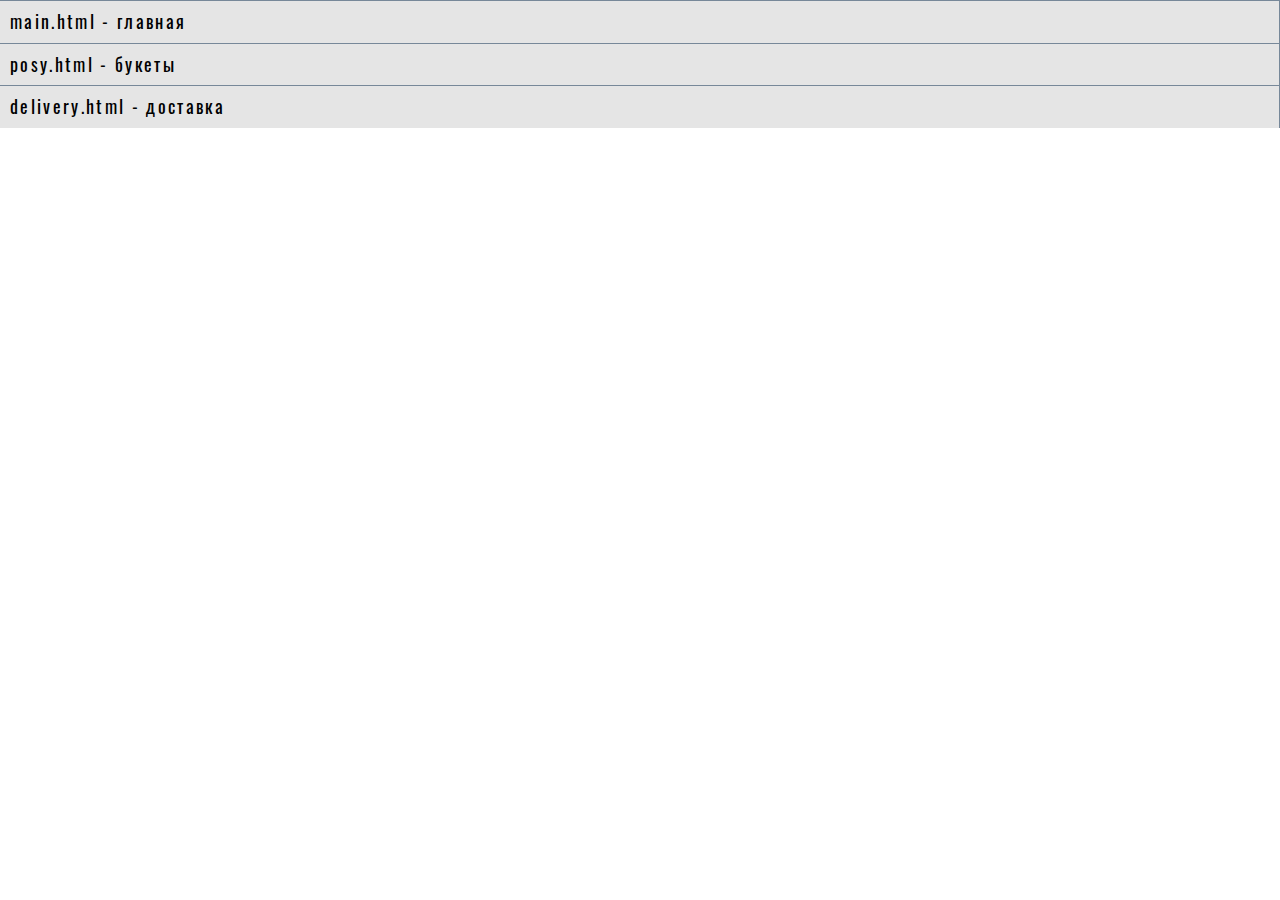
<file: index.html>
<!DOCTYPE html>
<html lang="ru-RU">
	<head>
		<meta charset="UTF-8">
		<title>Главная</title>
		<meta name="description" content="Название сайта">
		<meta name="author" content="Media Line">
		<meta name="viewport" content="width=device-width,initial-scale=1">
		<meta name="keywords" content=""><!--[if IE]>
		<meta http-equiv="X-UA-Compatible" content="IE = edge"><![endif]-->
		<link rel="stylesheet" href="https://use.fontawesome.com/releases/v5.6.3/css/all.css" integrity="sha384-UHRtZLI+pbxtHCWp1t77Bi1L4ZtiqrqD80Kn4Z8NTSRyMA2Fd33n5dQ8lWUE00s/" crossorigin="anonymous"><!-- ICO-->
		<link rel="apple-touch-icon" sizes="180x180" href="./img/favicon/apple-touch-icon.png">
		<link rel="icon" type="image/png" sizes="32x32" href="./img/favicon/favicon-32x32.png">
		<link rel="icon" type="image/png" sizes="16x16" href="./img/favicon/favicon-16x16.png">
		<link rel="manifest" href="./img/favicon/site.webmanifest">
		<link rel="mask-icon" href="./img/favicon/safari-pinned-tab.svg" color="#5bbad5">
		<meta name="msapplication-TileColor" content="#da532c">
		<meta name="theme-color" content="#ffffff">
	</head><!--[if lt IE 9]>
	<script src="http://cdnjs.cloudflare.com/ajax/libs/html5shiv/3.7.2/html5shiv.min.js"></script><![endif]-->
<!--LIBS-CSS-->
	<link rel="stylesheet" type="text/css" href="./libs/libs.min.css"><!--MAIN-CSS -->
	<link rel="stylesheet" type="text/css" href="./css/main.css">
	<body>
		<div class="page" id="page">
			<ul class="style-temp">
				<li><a href="./main.html">main.html - главная</a></li>
				<li><a href="./posy.html">posy.html - букеты</a></li>
				<li><a href="./delivery.html">delivery.html - доставка</a></li>
			</ul>
			<script src="./libs/jquery.min.js"></script>
			<script src="./libs/libs.min.js"></script>
			<script async src="./js/scripts.js"></script>
		</div>
	</body>
</html>
</file>
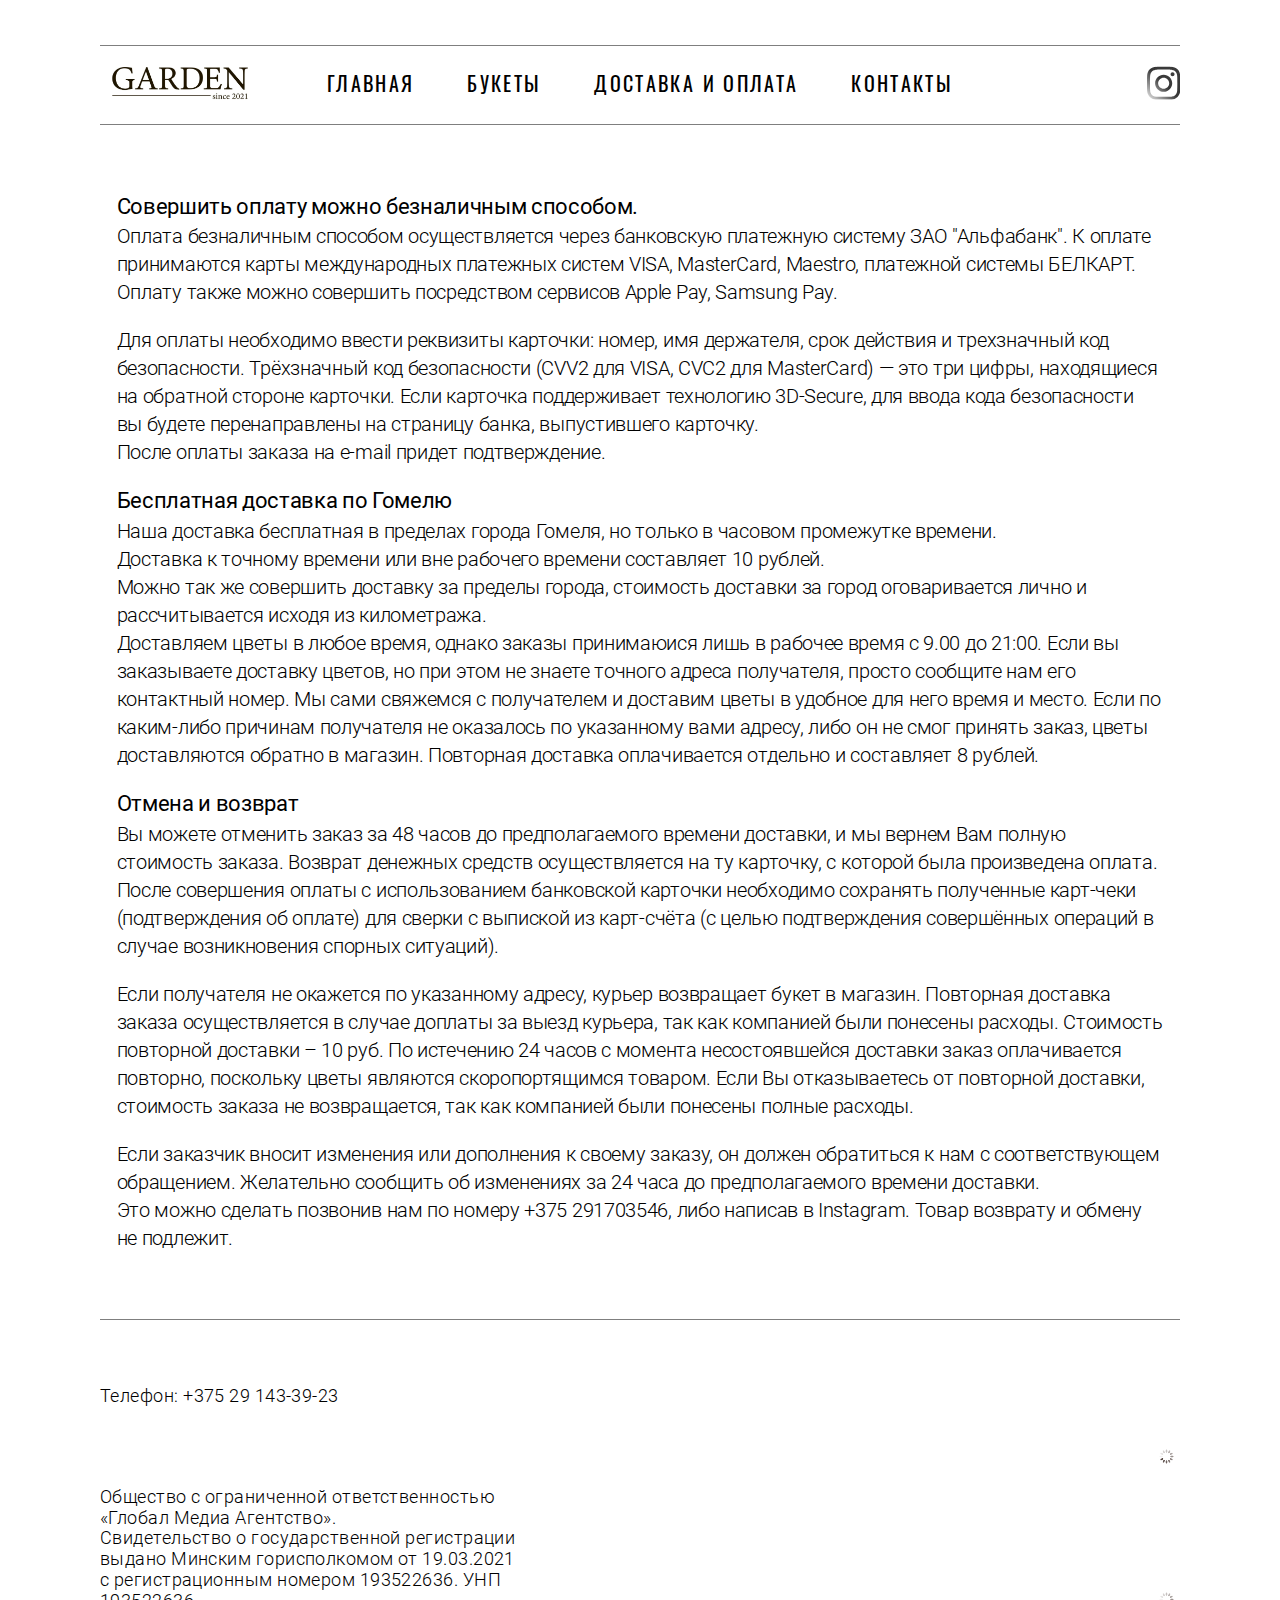
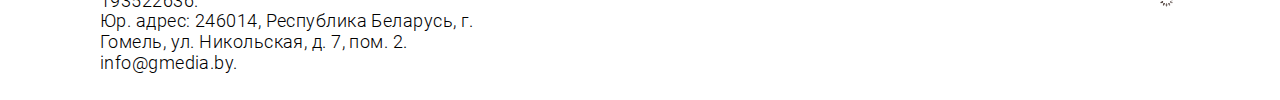
<file: delivery.html>
<!DOCTYPE html>
<html lang="ru-RU">
	<head>
		<meta charset="UTF-8">
		<title></title>
		<meta name="description" content="Название сайта">
		<meta name="author" content="Media Line">
		<meta name="viewport" content="width=device-width,initial-scale=1">
		<meta name="keywords" content=""><!--[if IE]>
		<meta http-equiv="X-UA-Compatible" content="IE = edge"><![endif]-->
		<link rel="stylesheet" href="https://use.fontawesome.com/releases/v5.6.3/css/all.css" integrity="sha384-UHRtZLI+pbxtHCWp1t77Bi1L4ZtiqrqD80Kn4Z8NTSRyMA2Fd33n5dQ8lWUE00s/" crossorigin="anonymous"><!-- ICO-->
		<link rel="apple-touch-icon" sizes="180x180" href="./img/favicon/apple-touch-icon.png">
		<link rel="icon" type="image/png" sizes="32x32" href="./img/favicon/favicon-32x32.png">
		<link rel="icon" type="image/png" sizes="16x16" href="./img/favicon/favicon-16x16.png">
		<link rel="manifest" href="./img/favicon/site.webmanifest">
		<link rel="mask-icon" href="./img/favicon/safari-pinned-tab.svg" color="#5bbad5">
		<meta name="msapplication-TileColor" content="#da532c">
		<meta name="theme-color" content="#ffffff">
	</head><!--[if lt IE 9]>
	<script src="http://cdnjs.cloudflare.com/ajax/libs/html5shiv/3.7.2/html5shiv.min.js"></script><![endif]-->
<!--LIBS-CSS-->
	<link rel="stylesheet" type="text/css" href="./libs/libs.min.css">
	<link rel="stylesheet" type="text/css" href="./libs/aos.css"><!--MAIN-CSS -->
	<link rel="stylesheet" type="text/css" href="./css/main.css">
	<body>
		<div class="page" id="page">
			<script src="./libs/jquery.min.js"></script>
			<script src="./libs/libs.min.js"></script>
			<script src="./libs/aos.js"></script>
			<main>
				<header class="header-l">
					<div class="header-l__wrp">
						<button class="burger" id="burger"><span class="burger-line"></span><span class="burger-line"></span><span class="burger-line"></span></button>
						<div class="header-l__logo"> <a href="#"><img class="img lazy" src="./img/src.gif" data-src="./img/content/logo.png"></a></div>
						<div class="header-l__mobile" id="header-mobile">
							<nav>
								<div class="header-l__nav">
									<li><a class="header-l__nav-item" href="#">Главная</a></li>
									<li><a class="header-l__nav-item" href="#">Букеты</a></li>
									<li><a class="header-l__nav-item" href="#">ДОСТАВКА И ОПЛАТА</a></li>
									<li><a class="header-l__nav-item" href="#">КОНТАКТЫ</a></li>
								</div>
							</nav>
							<div class="header-l__social"> <a href="#"><svg class="icon" height="512pt" viewBox="0 0 512 512" width="512pt" xmlns="http://www.w3.org/2000/svg" xmlns:xlink="http://www.w3.org/1999/xlink"><linearGradient id="a" gradientUnits="userSpaceOnUse" x1="42.966156268" x2="469.0337477" y1="469.0296477168" y2="42.9620562848"><stop offset="0" stop-color="#ffd600"/><stop offset=".5" stop-color="#ff0100"/><stop offset="1" stop-color="#d800b9"/></linearGradient><linearGradient id="b" gradientUnits="userSpaceOnUse" x1="163.0429956456" x2="348.9539083464" y1="348.9538083312" y2="163.0428956304"><stop offset="0" stop-color="#ff6400"/><stop offset=".5" stop-color="#ff0100"/><stop offset="1" stop-color="#fd0056"/></linearGradient><linearGradient id="c" gradientUnits="userSpaceOnUse" x1="370.9291325432" x2="414.3727849912" y1="141.0676714336" y2="97.6240189856"><stop offset="0" stop-color="#f30072"/><stop offset="1" stop-color="#e50097"/></linearGradient><path d="m510.460938 150.453125c-1.246094-27.25-5.574219-45.859375-11.902344-62.140625-6.425782-17.082031-16.503906-32.554688-29.527344-45.34375-12.785156-13.023438-28.261719-23.105469-45.34375-29.535156-16.285156-6.324219-34.890625-10.648438-62.140625-11.886719-27.300781-1.25-36.023437-1.546875-105.546875-1.546875s-78.246094.296875-105.546875 1.539062c-27.25 1.246094-45.855469 5.574219-62.140625 11.902344-17.082031 6.425782-32.554688 16.503906-45.34375 29.527344-13.023438 12.785156-23.105469 28.257812-29.535156 45.339844-6.324219 16.285156-10.648438 34.894531-11.886719 62.140625-1.25 27.304687-1.546875 36.023437-1.546875 105.546875 0 69.527344.296875 78.25 1.546875 105.550781 1.242187 27.246094 5.570313 45.855469 11.898437 62.140625 6.425782 17.078125 16.503907 32.554688 29.527344 45.339844 12.785156 13.023437 28.261719 23.101562 45.34375 29.527344 16.28125 6.332031 34.890625 10.65625 62.140625 11.902343 27.304688 1.246094 36.023438 1.539063 105.546875 1.539063 69.523438 0 78.246094-.292969 105.546875-1.539063 27.25-1.246093 45.855469-5.570312 62.140625-11.902343 34.386719-13.296876 61.570313-40.480469 74.867188-74.867188 6.332031-16.285156 10.65625-34.894531 11.902344-62.140625 1.242187-27.304687 1.539062-36.023437 1.539062-105.546875 0-69.527344-.296875-78.246094-1.539062-105.546875zm-46.082032 208.996094c-1.136718 24.960937-5.308594 38.515625-8.8125 47.535156-8.613281 22.328125-26.257812 39.972656-48.585937 48.585937-9.019531 3.503907-22.574219 7.675782-47.535157 8.8125-26.988281 1.234376-35.085937 1.492188-103.445312 1.492188-68.363281 0-76.457031-.257812-103.449219-1.492188-24.957031-1.136718-38.511719-5.308593-47.535156-8.8125-11.117187-4.105468-21.175781-10.648437-29.433594-19.152343-8.503906-8.257813-15.046875-18.3125-19.152343-29.433594-3.503907-9.019531-7.675782-22.574219-8.8125-47.535156-1.230469-26.992188-1.492188-35.089844-1.492188-103.445313 0-68.359375.261719-76.453125 1.492188-103.449218 1.140624-24.960938 5.308593-38.515626 8.8125-47.535157 4.105468-11.121093 10.652343-21.179687 19.152343-29.4375 8.257813-8.503906 18.316407-15.046875 29.4375-19.148437 9.019531-3.507813 22.574219-7.675782 47.535157-8.816406 26.992187-1.230469 35.089843-1.492188 103.445312-1.492188h-.003906c68.355468 0 76.453125.261719 103.449218 1.496094 24.960938 1.136718 38.511719 5.308594 47.535157 8.8125 11.117187 4.105468 21.175781 10.648437 29.433593 19.148437 8.503907 8.257813 15.046876 18.316407 19.148438 29.4375 3.507812 9.019531 7.679688 22.574219 8.816406 47.535157 1.230469 26.992187 1.492188 35.089843 1.492188 103.445312 0 68.359375-.257813 76.453125-1.492188 103.449219zm0 0" fill="url(#a)"/><path d="m255.996094 124.539062c-72.601563 0-131.457032 58.859376-131.457032 131.460938s58.855469 131.457031 131.457032 131.457031c72.605468 0 131.460937-58.855469 131.460937-131.457031s-58.855469-131.460938-131.460937-131.460938zm0 216.792969c-47.125-.003906-85.332032-38.207031-85.328125-85.335937 0-47.125 38.203125-85.332032 85.332031-85.332032 47.128906.003907 85.332031 38.207032 85.332031 85.332032 0 47.128906-38.207031 85.335937-85.335937 85.335937zm0 0" fill="url(#b)"/><path d="m423.371094 119.347656c0 16.964844-13.753906 30.71875-30.71875 30.71875-16.96875 0-30.722656-13.753906-30.722656-30.71875 0-16.96875 13.753906-30.722656 30.722656-30.722656 16.964844 0 30.71875 13.753906 30.71875 30.722656zm0 0" fill="url(#c)"/></svg></a></div>
						</div>
					</div>
				</header>
				<div class="container">
					<section class="delivery"> 
						<div class="delivery__item"> 
							<p class="_b">Совершить оплату можно безналичным способом.</p>
							<p>Оплата безналичным способом осуществляется через банковскую платежную систему ЗАО "Альфабанк". К оплате принимаются карты международных платежных систем VISA, MasterCard, Maestro, платежной системы БЕЛКАРТ. Оплату также можно совершить посредством сервисов Apple Pay, Samsung Pay.</p>
							<p>Для оплаты необходимо ввести реквизиты карточки: номер, имя держателя, срок действия и трехзначный код безопасности. Трёхзначный код безопасности (CVV2 для VISA, CVC2 для MasterCard) — это три цифры, находящиеся на обратной стороне карточки. Если карточка поддерживает технологию 3D-Secure, для ввода кода безопасности вы будете перенаправлены на страницу банка, выпустившего карточку. <br>После оплаты заказа на e-mail придет подтверждение.</p>
						</div>
						<div class="delivery__item"> 
							<p class="_b">Бесплатная доставка по Гомелю</p>
							<p>Наша доставка бесплатная в пределах города Гомеля, но  только в часовом промежутке времени. <br>Доставка к точному времени или вне рабочего времени составляет 10 рублей. <br>Можно так же совершить доставку за пределы города, стоимость доставки за город оговаривается лично и рассчитывается исходя из километража. <br>Доставляем цветы в любое время, однако заказы принимаюися лишь в рабочее время с 9.00 до 21:00. Если вы заказываете доставку цветов, но при этом не знаете точного адреса получателя, просто сообщите нам его контактный номер. Мы сами свяжемся с получателем и доставим цветы в удобное для него время и место. Если по каким-либо причинам получателя не оказалось по указанному вами адресу, либо он не смог принять заказ, цветы доставляются обратно в магазин. Повторная доставка оплачивается отдельно и составляет 8 рублей.</p>
						</div>
						<div class="delivery__item"> 
							<p class="_b">Отмена и возврат</p>
							<p>Вы можете отменить заказ за 48 часов до предполагаемого времени доставки, и мы вернем Вам полную стоимость заказа. Возврат денежных средств осуществляется на ту карточку, с которой была произведена оплата. После совершения оплаты с использованием банковской карточки необходимо сохранять полученные карт-чеки (подтверждения об оплате) для сверки с выпиской из карт-счёта (с целью подтверждения совершённых операций в случае возникновения спорных ситуаций).</p>
							<p>Если получателя не окажется по указанному адресу, курьер возвращает букет в магазин. Повторная доставка заказа осуществляется в случае доплаты за выезд курьера, так как компанией были понесены расходы. Стоимость повторной доставки – 10 руб. По истечению 24 часов с момента несостоявшейся доставки заказ оплачивается повторно, поскольку цветы являются скоропортящимся товаром. Если Вы отказываетесь от повторной доставки, стоимость заказа не возвращается, так как компанией были понесены полные расходы.</p>
							<p>
								Если заказчик вносит изменения или дополнения к своему заказу, он должен обратиться к нам с соответствующем обращением. Желательно сообщить об изменениях за 24 часа до предполагаемого времени доставки. <br>Это можно сделать позвонив нам по номеру <a href="tel:+375291703546"> +375 291703546,</a> либо написав в 
<a href="#"> Instagram.</a> Товар возврату и обмену не подлежит.
							</p>
						</div>
					</section>
				</div>
			</main>
			<footer class="footer" id="footer">
				<div class="container"> 
					<div class="footer__info"> 
						<p>Телефон: <a href="tel:+375291433923">+375 29 143-39-23</a></p>
						<div class="footer__info-social"><a class="footer__info-social" href="#" data-aos="fade-left" data-aos-duration="500"><svg width="40" height="40" viewBox="0 0 40 40" fill="none" xmlns="http://www.w3.org/2000/svg">
<g clip-path="url(#clip0)">
<path d="M39.9609 11.7601C39.8672 9.63476 39.5235 8.17359 39.0311 6.90748C38.5232 5.56353 37.7418 4.36029 36.7181 3.36003C35.7178 2.34421 34.5066 1.55487 33.1783 1.05489C31.9048 0.562549 30.4513 0.218854 28.3259 0.125146C26.1847 0.0235031 25.5049 0 20.0742 0C14.6435 0 13.9637 0.0235031 11.8304 0.11721C9.70506 0.210918 8.2439 0.554918 6.97809 1.04696C5.63383 1.55487 4.4306 2.33627 3.43034 3.36003C2.41452 4.36029 1.62549 5.57146 1.12521 6.89985C0.632861 8.17359 0.289166 9.62682 0.195459 11.7522C0.0938156 13.8934 0.0703125 14.5732 0.0703125 20.0039C0.0703125 25.4347 0.0938156 26.1144 0.187523 28.2477C0.28123 30.3731 0.62523 31.8342 1.11757 33.1003C1.62549 34.4443 2.41452 35.6475 3.43034 36.6478C4.4306 37.6636 5.64177 38.4529 6.97015 38.9529C8.2439 39.4453 9.69713 39.789 11.8228 39.8827C13.9558 39.9767 14.6358 39.9999 20.0666 39.9999C25.4973 39.9999 26.1771 39.9767 28.3104 39.8827C30.4357 39.789 31.8969 39.4453 33.1627 38.9529C35.8509 37.9136 37.9762 35.7882 39.0156 33.1003C39.5076 31.8266 39.8516 30.3731 39.9453 28.2477C40.039 26.1144 40.0625 25.4347 40.0625 20.0039C40.0625 14.5732 40.0546 13.8934 39.9609 11.7601ZM36.3588 28.0914C36.2727 30.0449 35.9446 31.0998 35.6711 31.8031C34.999 33.5457 33.616 34.9287 31.8734 35.6008C31.1701 35.8743 30.1076 36.2024 28.1617 36.2882C26.0519 36.3822 25.4192 36.4054 20.0821 36.4054C14.7451 36.4054 14.1044 36.3822 12.0023 36.2882C10.0488 36.2024 8.99386 35.8743 8.2906 35.6008C7.42343 35.2803 6.63409 34.7724 5.9934 34.1082C5.32921 33.4596 4.8213 32.6782 4.5008 31.811C4.22731 31.1078 3.89918 30.0449 3.81341 28.0994C3.7194 25.9896 3.6962 25.3565 3.6962 20.0195C3.6962 14.6824 3.7194 14.0417 3.81341 11.9399C3.89918 9.98639 4.22731 8.93149 4.5008 8.22823C4.8213 7.36075 5.32921 6.57172 6.00134 5.93072C6.64966 5.26653 7.43106 4.75862 8.29854 4.43843C9.0018 4.16494 10.0646 3.83681 12.0102 3.75073C14.12 3.65703 14.753 3.63352 20.0898 3.63352C25.4347 3.63352 26.0675 3.65703 28.1697 3.75073C30.1232 3.83681 31.1781 4.16494 31.8813 4.43843C32.7485 4.75862 33.5378 5.26653 34.1785 5.93072C34.8427 6.57935 35.3506 7.36075 35.6711 8.22823C35.9446 8.93149 36.2727 9.99402 36.3588 11.9399C36.4525 14.0497 36.476 14.6824 36.476 20.0195C36.476 25.3565 36.4525 25.9816 36.3588 28.0914Z" fill="url(#paint0_linear)"/>
<path d="M20.0743 9.72852C14.4015 9.72852 9.79883 14.3309 9.79883 20.004C9.79883 25.6771 14.4015 30.2794 20.0743 30.2794C25.7474 30.2794 30.3497 25.6771 30.3497 20.004C30.3497 14.3309 25.7474 9.72852 20.0743 9.72852ZM20.0743 26.6694C16.394 26.6694 13.4088 23.6845 13.4088 20.004C13.4088 16.3234 16.394 13.3385 20.0743 13.3385C23.7548 13.3385 26.7397 16.3234 26.7397 20.004C26.7397 23.6845 23.7548 26.6694 20.0743 26.6694Z" fill="url(#paint1_linear)"/>
<path d="M33.1554 9.32219C33.1554 10.6469 32.0813 11.721 30.7563 11.721C29.4315 11.721 28.3574 10.6469 28.3574 9.32219C28.3574 7.99716 29.4315 6.92334 30.7563 6.92334C32.0813 6.92334 33.1554 7.99716 33.1554 9.32219Z" fill="url(#paint2_linear)"/>
</g>
<defs>
<linearGradient id="paint0_linear" x1="43" y1="-12.5" x2="3.5" y2="46" gradientUnits="userSpaceOnUse">
<stop/>
<stop offset="0.34375" stop-opacity="0.4"/>
<stop offset="1"/>
</linearGradient>
<linearGradient id="paint1_linear" x1="20.0743" y1="9.72852" x2="20.0743" y2="30.2794" gradientUnits="userSpaceOnUse">
<stop/>
<stop offset="0.34375" stop-opacity="0.4"/>
<stop offset="1"/>
</linearGradient>
<linearGradient id="paint2_linear" x1="30.7564" y1="6.92334" x2="30.7564" y2="11.721" gradientUnits="userSpaceOnUse">
<stop/>
<stop offset="0.34375" stop-opacity="0.4"/>
<stop offset="1"/>
</linearGradient>
<clipPath id="clip0">
<rect width="40" height="40" fill="white"/>
</clipPath>
</defs>
</svg></a><a class="footer__info-social" href="#" data-aos="fade-left" data-aos-duration="1000"><svg width="40" height="40" viewBox="0 0 40 40" fill="none" xmlns="http://www.w3.org/2000/svg">
<g clip-path="url(#clip0)">
<path d="M15.6953 25.3015L15.0336 34.6082C15.9803 34.6082 16.3903 34.2015 16.882 33.7132L21.3203 29.4715L30.517 36.2065C32.2036 37.1465 33.392 36.6515 33.847 34.6549L39.8836 6.3682L39.8853 6.36653C40.4203 3.8732 38.9836 2.8982 37.3403 3.50986L1.85696 17.0949C-0.564704 18.0349 -0.528037 19.3849 1.4453 19.9965L10.517 22.8182L31.5886 9.6332C32.5803 8.97653 33.482 9.33986 32.7403 9.99653L15.6953 25.3015Z" fill="url(#paint0_linear)"/>
</g>
<defs>
<linearGradient id="paint0_linear" x1="35.2347" y1="6.64049" x2="19.9995" y2="36.666" gradientUnits="userSpaceOnUse">
<stop/>
<stop offset="0.71875" stop-opacity="0.58"/>
<stop offset="0.989583"/>
</linearGradient>
<clipPath id="clip0">
<rect width="40" height="40" fill="white"/>
</clipPath>
</defs>
</svg></a><a class="footer__info-social" href="#" data-aos="fade-left" data-aos-duration="1500"><svg width="40" height="40" viewBox="0 0 40 40" fill="none" xmlns="http://www.w3.org/2000/svg">
<path fill-rule="evenodd" clip-rule="evenodd" d="M33.2648 6.68015C29.7565 3.16772 25.0908 1.23253 20.1202 1.23047C9.8777 1.23047 1.54182 9.56612 1.5377 19.8113C1.53633 23.0864 2.39189 26.2834 4.0181 29.1014L1.38184 38.7305L11.2327 36.1464C13.947 37.627 17.0028 38.4073 20.1126 38.4082H20.1204C30.3617 38.4082 38.6985 30.0719 38.7024 19.8262C38.7044 14.8608 36.7734 10.1923 33.2648 6.68015ZM20.1202 35.27H20.1138C17.3425 35.2689 14.6245 34.5241 12.2528 33.1171L11.6891 32.7823L5.84343 34.3158L7.40372 28.6164L7.03636 28.0321C5.49026 25.573 4.67384 22.7307 4.67522 19.8125C4.67842 11.2969 11.6071 4.3689 20.1263 4.3689C24.2517 4.37027 28.1297 5.97885 31.0456 8.89824C33.9616 11.8176 35.5665 15.6981 35.5651 19.8251C35.5614 28.3413 28.6332 35.27 20.1202 35.27ZM28.592 23.7025C28.1278 23.47 25.845 22.3471 25.4192 22.1919C24.994 22.037 24.6841 21.9598 24.3748 22.4245C24.0652 22.8891 23.1755 23.9351 22.9045 24.2448C22.6335 24.5547 22.363 24.5936 21.8986 24.361C21.4342 24.1287 19.9382 23.6382 18.1646 22.0564C16.7844 20.8253 15.8527 19.3048 15.5817 18.8402C15.3111 18.3751 15.5794 18.148 15.7854 17.8926C16.288 17.2684 16.7913 16.6141 16.946 16.3044C17.101 15.9945 17.0234 15.7233 16.9071 15.491C16.7913 15.2586 15.8627 12.9733 15.4759 12.0433C15.0987 11.1383 14.7163 11.2605 14.4311 11.2463C14.1605 11.2328 13.8509 11.2301 13.5412 11.2301C13.2317 11.2301 12.7287 11.3461 12.3029 11.8112C11.8774 12.2761 10.6781 13.3992 10.6781 15.6846C10.6781 17.97 12.3418 20.1778 12.5739 20.4877C12.806 20.7976 15.8481 25.4874 20.5056 27.4983C21.6134 27.9771 22.4781 28.2626 23.1526 28.4766C24.265 28.83 25.2769 28.7801 26.077 28.6606C26.9692 28.5271 28.8238 27.5372 29.2111 26.4528C29.5979 25.3681 29.5979 24.4386 29.4817 24.2448C29.3658 24.0511 29.0562 23.9351 28.592 23.7025Z" fill="url(#paint0_linear)"/>
<defs>
<linearGradient id="paint0_linear" x1="20.0421" y1="1.23047" x2="1.40761" y2="46.5396" gradientUnits="userSpaceOnUse">
<stop/>
<stop offset="0.5625" stop-opacity="0.45"/>
<stop offset="0.958333"/>
</linearGradient>
</defs>
</svg></a><a class="footer__info-social" href="#" data-aos="fade-left" data-aos-duration="2000"><svg width="40" height="40" viewBox="0 0 40 40" fill="none" xmlns="http://www.w3.org/2000/svg">
<g clip-path="url(#clip0)">
<path d="M38.5918 23.155C39.7851 13.11 38.0185 6.76837 34.8318 3.90004L34.8335 3.89837C29.6901 -0.999959 12.3201 -1.72496 6.1668 4.11837C3.40347 6.97671 2.43013 11.1717 2.32347 16.365C2.2168 21.56 2.09013 31.2917 11.1585 33.9317H11.1668L11.1585 37.9634C11.1585 37.9634 11.0968 39.5967 12.1401 39.925C13.3335 40.3117 13.8735 39.5534 17.5851 35.12C23.7918 35.6584 28.5585 34.425 29.1001 34.245C30.3535 33.825 37.4451 32.8867 38.5918 23.155ZM18.1968 32.2834C18.1968 32.2834 14.2685 37.1817 13.0468 38.4534C12.6468 38.8667 12.2085 38.8284 12.2151 38.0084C12.2151 37.47 12.2451 31.315 12.2451 31.315C4.5568 29.1117 5.01013 20.825 5.09347 16.49C5.1768 12.1534 5.97013 8.60171 8.31013 6.21004C13.7085 1.14837 28.9368 2.28004 32.8168 5.92671C37.5601 10.1317 35.8718 22.0117 35.8818 22.4167C34.9068 30.54 29.1601 31.055 28.1035 31.4067C27.6518 31.5567 23.4601 32.635 18.1968 32.2834Z" fill="url(#paint0_linear)"/>
<path d="M20.3699 7.16162C19.7283 7.16162 19.7283 8.16162 20.3699 8.16995C25.3483 8.20829 29.4483 11.6783 29.4933 18.0433C29.4933 18.715 30.4766 18.7066 30.4683 18.035H30.4666C30.4133 11.1766 25.9366 7.19995 20.3699 7.16162Z" fill="url(#paint1_linear)"/>
<path d="M26.9179 16.9884C26.9029 17.6517 27.8846 17.6834 27.8929 17.0117C27.9746 13.2301 25.6429 10.1151 21.2612 9.78673C20.6196 9.74006 20.5529 10.7484 21.1929 10.7951C24.9929 11.0834 26.9946 13.6767 26.9179 16.9884Z" fill="url(#paint2_linear)"/>
<path d="M25.868 21.29C25.0447 20.8133 24.2064 21.11 23.8597 21.5783L23.1347 22.5167C22.7664 22.9933 22.078 22.93 22.078 22.93C17.0547 21.6017 15.7114 16.345 15.7114 16.345C15.7114 16.345 15.6497 15.6333 16.1097 15.2517L17.0164 14.5017C17.4697 14.1417 17.7564 13.275 17.2947 12.4233C16.0614 10.195 15.233 9.42668 14.8114 8.83668C14.368 8.28168 13.7014 8.15668 13.008 8.53168H12.993C11.5514 9.37501 9.97304 10.9533 10.478 12.5783C11.3397 14.2917 12.923 19.7533 17.9697 23.88C20.3414 25.8317 24.0947 27.8317 25.688 28.2933L25.703 28.3167C27.273 28.84 28.7997 27.2 29.6147 25.715V25.7033C29.9764 24.985 29.8564 24.305 29.328 23.86C28.3914 22.9467 26.978 21.9383 25.868 21.29Z" fill="url(#paint3_linear)"/>
<path d="M21.9483 13.5065C23.5499 13.5998 24.3266 14.4365 24.4099 16.1548C24.4399 16.8265 25.4149 16.7798 25.3849 16.1081C25.2783 13.8648 24.1083 12.6148 22.0016 12.4981C21.3599 12.4598 21.2999 13.4681 21.9483 13.5065Z" fill="url(#paint4_linear)"/>
</g>
<defs>
<linearGradient id="paint0_linear" x1="36.8361" y1="-1.44527" x2="4.14073" y2="40" gradientUnits="userSpaceOnUse">
<stop/>
<stop offset="0.458333" stop-opacity="0.56"/>
<stop offset="0.989583"/>
</linearGradient>
<linearGradient id="paint1_linear" x1="25.1785" y1="7.16162" x2="25.1785" y2="18.5429" gradientUnits="userSpaceOnUse">
<stop/>
<stop offset="0.458333" stop-opacity="0.56"/>
<stop offset="0.989583"/>
</linearGradient>
<linearGradient id="paint2_linear" x1="24.3201" y1="9.78516" x2="24.3201" y2="17.5009" gradientUnits="userSpaceOnUse">
<stop/>
<stop offset="0.458333" stop-opacity="0.56"/>
<stop offset="0.989583"/>
</linearGradient>
<linearGradient id="paint3_linear" x1="20.1021" y1="8.31689" x2="20.1021" y2="28.4162" gradientUnits="userSpaceOnUse">
<stop/>
<stop offset="0.458333" stop-opacity="0.56"/>
<stop offset="0.989583"/>
</linearGradient>
<linearGradient id="paint4_linear" x1="23.4379" y1="12.4971" x2="23.4379" y2="16.6358" gradientUnits="userSpaceOnUse">
<stop/>
<stop offset="0.458333" stop-opacity="0.56"/>
<stop offset="0.989583"/>
</linearGradient>
<clipPath id="clip0">
<rect width="40" height="40" fill="white"/>
</clipPath>
</defs>
</svg></a></div>
						<p>Общество с ограниченной ответственностью «Глобал Медиа Агентство». </p>
						<p>Свидетельство о государственной регистрации выдано Минским горисполкомом от 19.03.2021 с регистрационным номером 193522636. УНП 193522636.</p>
						<p>Юр. адрес: 246014, Республика Беларусь, г. Гомель, ул. Никольская, д. 7, пом. 2.<a href="mailto:info@gmedia.by">info@gmedia.by.</a></p>
					</div>
					<div class="footer__pay">
						<div class="footer__pay-item">
							<picture><img class="img lazy" data-src="./img/content/pay1.png" src="./img/src.gif"></picture>
						</div>
						<div class="footer__pay-item">
							<picture><img class="img lazy" data-src="./img/content/pay2.png" src="./img/src.gif"></picture>
						</div>
					</div>
				</div>
			</footer>
			<script async src="./js/scripts.js"></script>
		</div>
	</body>
</html>
</file>
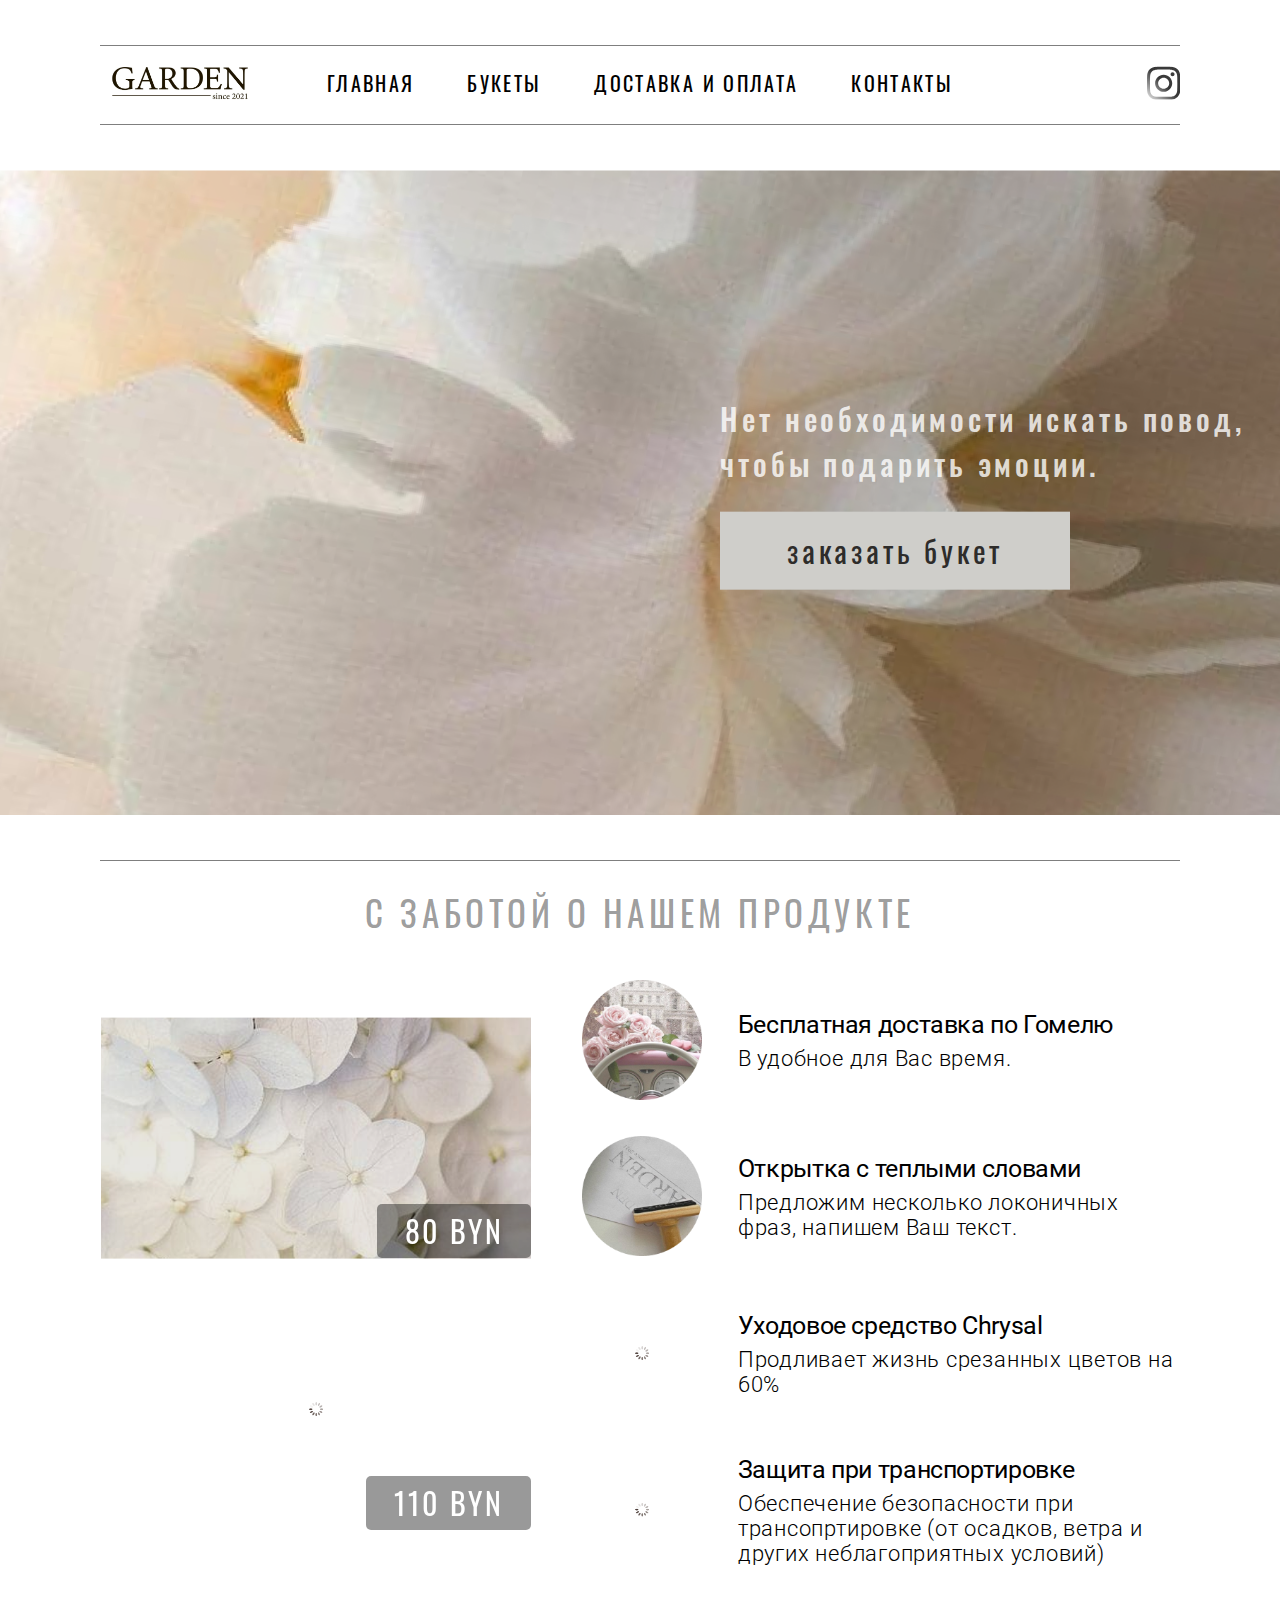
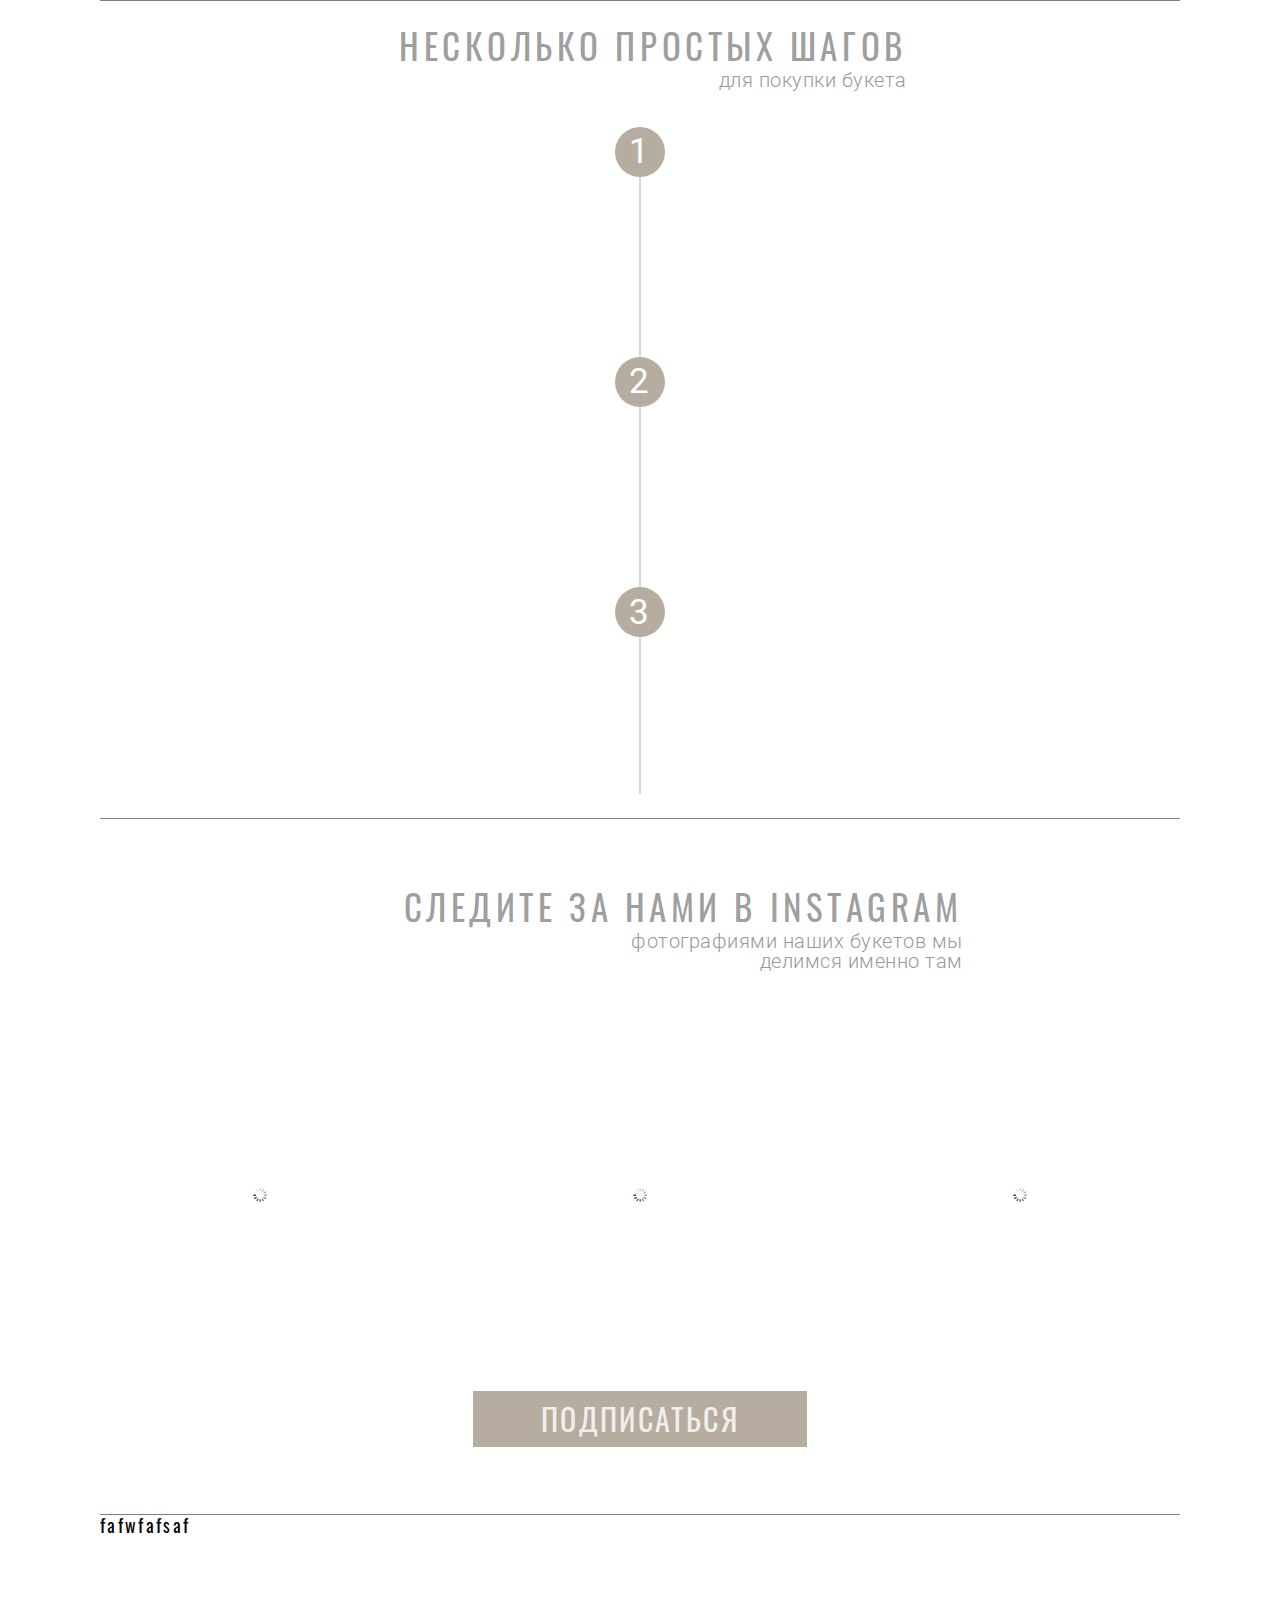
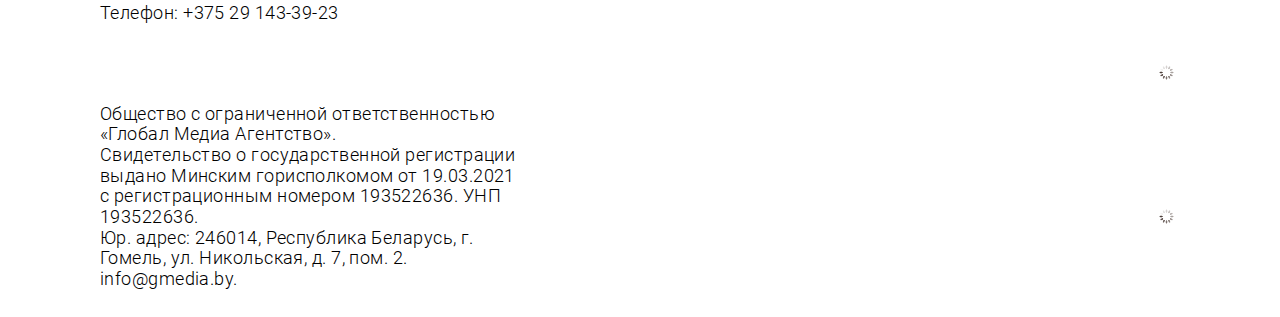
<file: main.html>
<!DOCTYPE html>
<html lang="ru-RU">
	<head>
		<meta charset="UTF-8">
		<title></title>
		<meta name="description" content="Название сайта">
		<meta name="author" content="Media Line">
		<meta name="viewport" content="width=device-width,initial-scale=1">
		<meta name="keywords" content=""><!--[if IE]>
		<meta http-equiv="X-UA-Compatible" content="IE = edge"><![endif]-->
		<link rel="stylesheet" href="https://use.fontawesome.com/releases/v5.6.3/css/all.css" integrity="sha384-UHRtZLI+pbxtHCWp1t77Bi1L4ZtiqrqD80Kn4Z8NTSRyMA2Fd33n5dQ8lWUE00s/" crossorigin="anonymous"><!-- ICO-->
		<link rel="apple-touch-icon" sizes="180x180" href="./img/favicon/apple-touch-icon.png">
		<link rel="icon" type="image/png" sizes="32x32" href="./img/favicon/favicon-32x32.png">
		<link rel="icon" type="image/png" sizes="16x16" href="./img/favicon/favicon-16x16.png">
		<link rel="manifest" href="./img/favicon/site.webmanifest">
		<link rel="mask-icon" href="./img/favicon/safari-pinned-tab.svg" color="#5bbad5">
		<meta name="msapplication-TileColor" content="#da532c">
		<meta name="theme-color" content="#ffffff">
	</head><!--[if lt IE 9]>
	<script src="http://cdnjs.cloudflare.com/ajax/libs/html5shiv/3.7.2/html5shiv.min.js"></script><![endif]-->
<!--LIBS-CSS-->
	<link rel="stylesheet" type="text/css" href="./libs/libs.min.css">
	<link rel="stylesheet" type="text/css" href="./libs/aos.css"><!--MAIN-CSS -->
	<link rel="stylesheet" type="text/css" href="./css/main.css">
	<body>
		<div class="page" id="page">
			<script src="./libs/jquery.min.js"></script>
			<script src="./libs/libs.min.js"></script>
			<script src="./js/main.js"></script>
			<script src="./libs/aos.js"></script>
			<header class="header-l">
				<div class="header-l__wrp">
					<button class="burger" id="burger"><span class="burger-line"></span><span class="burger-line"></span><span class="burger-line"></span></button>
					<div class="header-l__logo"> <a href="#"><img class="img lazy" src="./img/src.gif" data-src="./img/content/logo.png"></a></div>
					<div class="header-l__mobile" id="header-mobile">
						<nav>
							<div class="header-l__nav">
								<li><a class="header-l__nav-item" href="#">Главная</a></li>
								<li><a class="header-l__nav-item" href="#">Букеты</a></li>
								<li><a class="header-l__nav-item" href="#">ДОСТАВКА И ОПЛАТА</a></li>
								<li><a class="header-l__nav-item" href="#">КОНТАКТЫ</a></li>
							</div>
						</nav>
						<div class="header-l__social"> <a href="#"><svg class="icon" height="512pt" viewBox="0 0 512 512" width="512pt" xmlns="http://www.w3.org/2000/svg" xmlns:xlink="http://www.w3.org/1999/xlink"><linearGradient id="a" gradientUnits="userSpaceOnUse" x1="42.966156268" x2="469.0337477" y1="469.0296477168" y2="42.9620562848"><stop offset="0" stop-color="#ffd600"/><stop offset=".5" stop-color="#ff0100"/><stop offset="1" stop-color="#d800b9"/></linearGradient><linearGradient id="b" gradientUnits="userSpaceOnUse" x1="163.0429956456" x2="348.9539083464" y1="348.9538083312" y2="163.0428956304"><stop offset="0" stop-color="#ff6400"/><stop offset=".5" stop-color="#ff0100"/><stop offset="1" stop-color="#fd0056"/></linearGradient><linearGradient id="c" gradientUnits="userSpaceOnUse" x1="370.9291325432" x2="414.3727849912" y1="141.0676714336" y2="97.6240189856"><stop offset="0" stop-color="#f30072"/><stop offset="1" stop-color="#e50097"/></linearGradient><path d="m510.460938 150.453125c-1.246094-27.25-5.574219-45.859375-11.902344-62.140625-6.425782-17.082031-16.503906-32.554688-29.527344-45.34375-12.785156-13.023438-28.261719-23.105469-45.34375-29.535156-16.285156-6.324219-34.890625-10.648438-62.140625-11.886719-27.300781-1.25-36.023437-1.546875-105.546875-1.546875s-78.246094.296875-105.546875 1.539062c-27.25 1.246094-45.855469 5.574219-62.140625 11.902344-17.082031 6.425782-32.554688 16.503906-45.34375 29.527344-13.023438 12.785156-23.105469 28.257812-29.535156 45.339844-6.324219 16.285156-10.648438 34.894531-11.886719 62.140625-1.25 27.304687-1.546875 36.023437-1.546875 105.546875 0 69.527344.296875 78.25 1.546875 105.550781 1.242187 27.246094 5.570313 45.855469 11.898437 62.140625 6.425782 17.078125 16.503907 32.554688 29.527344 45.339844 12.785156 13.023437 28.261719 23.101562 45.34375 29.527344 16.28125 6.332031 34.890625 10.65625 62.140625 11.902343 27.304688 1.246094 36.023438 1.539063 105.546875 1.539063 69.523438 0 78.246094-.292969 105.546875-1.539063 27.25-1.246093 45.855469-5.570312 62.140625-11.902343 34.386719-13.296876 61.570313-40.480469 74.867188-74.867188 6.332031-16.285156 10.65625-34.894531 11.902344-62.140625 1.242187-27.304687 1.539062-36.023437 1.539062-105.546875 0-69.527344-.296875-78.246094-1.539062-105.546875zm-46.082032 208.996094c-1.136718 24.960937-5.308594 38.515625-8.8125 47.535156-8.613281 22.328125-26.257812 39.972656-48.585937 48.585937-9.019531 3.503907-22.574219 7.675782-47.535157 8.8125-26.988281 1.234376-35.085937 1.492188-103.445312 1.492188-68.363281 0-76.457031-.257812-103.449219-1.492188-24.957031-1.136718-38.511719-5.308593-47.535156-8.8125-11.117187-4.105468-21.175781-10.648437-29.433594-19.152343-8.503906-8.257813-15.046875-18.3125-19.152343-29.433594-3.503907-9.019531-7.675782-22.574219-8.8125-47.535156-1.230469-26.992188-1.492188-35.089844-1.492188-103.445313 0-68.359375.261719-76.453125 1.492188-103.449218 1.140624-24.960938 5.308593-38.515626 8.8125-47.535157 4.105468-11.121093 10.652343-21.179687 19.152343-29.4375 8.257813-8.503906 18.316407-15.046875 29.4375-19.148437 9.019531-3.507813 22.574219-7.675782 47.535157-8.816406 26.992187-1.230469 35.089843-1.492188 103.445312-1.492188h-.003906c68.355468 0 76.453125.261719 103.449218 1.496094 24.960938 1.136718 38.511719 5.308594 47.535157 8.8125 11.117187 4.105468 21.175781 10.648437 29.433593 19.148437 8.503907 8.257813 15.046876 18.316407 19.148438 29.4375 3.507812 9.019531 7.679688 22.574219 8.816406 47.535157 1.230469 26.992187 1.492188 35.089843 1.492188 103.445312 0 68.359375-.257813 76.453125-1.492188 103.449219zm0 0" fill="url(#a)"/><path d="m255.996094 124.539062c-72.601563 0-131.457032 58.859376-131.457032 131.460938s58.855469 131.457031 131.457032 131.457031c72.605468 0 131.460937-58.855469 131.460937-131.457031s-58.855469-131.460938-131.460937-131.460938zm0 216.792969c-47.125-.003906-85.332032-38.207031-85.328125-85.335937 0-47.125 38.203125-85.332032 85.332031-85.332032 47.128906.003907 85.332031 38.207032 85.332031 85.332032 0 47.128906-38.207031 85.335937-85.335937 85.335937zm0 0" fill="url(#b)"/><path d="m423.371094 119.347656c0 16.964844-13.753906 30.71875-30.71875 30.71875-16.96875 0-30.722656-13.753906-30.722656-30.71875 0-16.96875 13.753906-30.722656 30.722656-30.722656 16.964844 0 30.71875 13.753906 30.71875 30.722656zm0 0" fill="url(#c)"/></svg></a></div>
					</div>
				</div>
			</header>
			<main id="main">
				<section class="banner"> 
					<picture class="banner__image"><img class="img lazy" src="./img/src.gif" data-src="./img/content/banner-img.png"></picture>
					<div class="banner-content">
						<div class="banner-content__txt">Нет необходимости искать повод,<br> чтобы подарить эмоции. </div>
						<div class="banner-content__btn" id="ajax-popup">заказать букет </div>
					</div>
				</section>
				<div class="container">
					<section class="care">
						<h2 class="care__title">С ЗАБОТОЙ О НАШЕМ ПРОДУКТЕ</h2>
						<div class="care__wrp">
							<div class="care-slider">
								<div class="care-slider__item" data-val="80 BYN">
									<picture><img class="img lazy" data-src="./img/content/care-slider0.png" src="./img/src.gif"></picture>
								</div>
								<div class="care-slider__item" data-val="110 BYN">
									<picture><img class="img lazy" data-src="./img/content/care-slider1.png" src="./img/src.gif"></picture>
								</div>
								<div class="care-slider__item" data-val="80 BYN">
									<picture><img class="img lazy" data-src="./img/content/care-slider2.png" src="./img/src.gif"></picture>
								</div>
								<div class="care-slider__item" data-val="80 BYN">
									<picture><img class="img lazy" data-src="./img/content/care-slider3.png" src="./img/src.gif"></picture>
								</div>
							</div>
							<div class="care-info">
								<div class="care-info__list">
									<div class="care-info__item">
										<div class="care-info__item-icon"> 
											<picture><img class="img lazy" data-src="./img/content/info-img0.png" src="./img/src.gif"></picture>
										</div>
										<div class="care-info__item-txt"> 
											<p>Бесплатная доставка по Гомелю</p>
											<p>В удобное для Вас время.</p>
										</div>
									</div>
									<div class="care-info__item">
										<div class="care-info__item-icon"> 
											<picture><img class="img lazy" data-src="./img/content/info-img1.png" src="./img/src.gif"></picture>
										</div>
										<div class="care-info__item-txt"> 
											<p>Открытка с теплыми словами</p>
											<p>Предложим несколько локоничных фраз, напишем Ваш текст.</p>
										</div>
									</div>
									<div class="care-info__item">
										<div class="care-info__item-icon"> 
											<picture><img class="img lazy" data-src="./img/content/info-img2.png" src="./img/src.gif"></picture>
										</div>
										<div class="care-info__item-txt"> 
											<p>Уходовое средство Chrysal </p>
											<p>Продливает жизнь срезанных цветов на 60%</p>
										</div>
									</div>
									<div class="care-info__item">
										<div class="care-info__item-icon"> 
											<picture><img class="img lazy" data-src="./img/content/info-img3.png" src="./img/src.gif"></picture>
										</div>
										<div class="care-info__item-txt"> 
											<p>Защита при транспортировке</p>
											<p>Обеспечение безопасности при трансопртировке (от осадков, ветра и других неблагоприятных условий)</p>
										</div>
									</div>
								</div>
							</div>
						</div>
					</section>
					<section class="step"> 
						<div class="step__txt">
							<h2 class="step__title">НЕСКОЛЬКО ПРОСТЫХ ШАГОВ </h2>
							<div class="step__subtitle">для покупки букета</div>
						</div>
						<div class="step__list"> 
							<div class="step__item" data-num="1">
								<div class="step__item-body" data-aos="fade-right">
									<div class="step__item-title">Оформление заказа</div>
									<div class="step__item-txt">Для этого необходимо лишь связаться с нами любым, удобным для Вас, способом. Это может быть заполнение формы на сайте, (после чего с Вами свяжется наш флорист), так и сообщение в инстаграм или звонок по указанному номеру телефона.</div>
								</div>
							</div>
							<div class="step__item" data-num="2">
								<div class="step__item-body" data-aos="fade-left">
									<div class="step__item-title">Оплата покупки</div>
									<div class="step__item-txt">Совершить оплату можно наличным и безналичным способом. Оплата безналичным способом происходит в несколько кликов, путем отправления счет-ссылки на электронный адрес. Совершить оплату необходимо до непосредственного отправления букета.</div>
								</div>
							</div>
							<div class="step__item" data-num="3">
								<div class="step__item-body" data-aos="fade-right">
									<div class="step__item-title">Доставка или самовывоз</div>
									<div class="step__item-txt">Для оформления услуг доставки необходимо указать предпочитаемое время доставки, адрес, имя и телефон получателя. Так же, можно забрать букет самостоятельно в центре города Гомель, необходимо лишь оговорить время.</div>
								</div>
							</div>
						</div>
					</section>
					<section class="outlook">
						<div class="outlook__txt">
							<h2 class="outlook__title">СЛЕДИТЕ ЗА НАМИ В INSTAGRAM </h2>
							<div class="outlook__subtitle">фотографиями наших букетов  мы делимся именно там </div>
						</div>
						<div class="outlook__images">
							<div class="outlook__images-item">
								<div class="outlook__images-item__body">
									<picture><img class="img lazy" data-src="./img/content/outlook-img0.png" src="./img/src.gif"></picture>
								</div>
							</div>
							<div class="outlook__images-item">
								<div class="outlook__images-item__body">
									<picture><img class="img lazy" data-src="./img/content/outlook-img1.png" src="./img/src.gif"></picture>
								</div>
							</div>
							<div class="outlook__images-item">
								<div class="outlook__images-item__body">
									<picture><img class="img lazy" data-src="./img/content/outlook-img2.png" src="./img/src.gif"></picture>
								</div>
							</div>
							<div class="outlook__images-item">
								<div class="outlook__images-item__body">
									<picture><img class="img lazy" data-src="./img/content/outlook-img3.png" src="./img/src.gif"></picture>
								</div>
							</div>
						</div>
						<div class="outlook__btn _btn">Подписаться</div>
					</section>
					<div class="ajax-form"><svg class="form__close" width="24" height="24" viewBox="0 0 24 24" fill="none" xmlns="http://www.w3.org/2000/svg">
<path fill-rule="evenodd" clip-rule="evenodd" d="M2.70225 0.885141C2.11646 0.299354 1.16671 0.299354 0.580926 0.885141C-0.00486028 1.47093 -0.00486028 2.42067 0.580926 3.00646L9.57447 12L0.580976 20.9935C-0.00481005 21.5793 -0.00481063 22.529 0.580976 23.1148C1.16676 23.7006 2.11651 23.7006 2.7023 23.1148L11.6958 14.1213L20.6893 23.1148C21.2751 23.7006 22.2248 23.7006 22.8106 23.1148C23.3964 22.529 23.3964 21.5793 22.8106 20.9935L13.8171 12L22.8106 3.00646C23.3964 2.42068 23.3964 1.47093 22.8106 0.885141C22.2249 0.299355 21.2751 0.299355 20.6893 0.885141L11.6958 9.87868L2.70225 0.885141Z" fill="#fff" />
</svg>
						<p>fafwfafsaf</p>
					</div>
				</div>
			</main>
			<footer class="footer" id="footer">
				<div class="container"> 
					<div class="footer__info"> 
						<p>Телефон: <a href="tel:+375291433923">+375 29 143-39-23</a></p>
						<div class="footer__info-social"><a class="footer__info-social" href="#" data-aos="fade-left" data-aos-duration="500"><svg width="40" height="40" viewBox="0 0 40 40" fill="none" xmlns="http://www.w3.org/2000/svg">
<g clip-path="url(#clip0)">
<path d="M39.9609 11.7601C39.8672 9.63476 39.5235 8.17359 39.0311 6.90748C38.5232 5.56353 37.7418 4.36029 36.7181 3.36003C35.7178 2.34421 34.5066 1.55487 33.1783 1.05489C31.9048 0.562549 30.4513 0.218854 28.3259 0.125146C26.1847 0.0235031 25.5049 0 20.0742 0C14.6435 0 13.9637 0.0235031 11.8304 0.11721C9.70506 0.210918 8.2439 0.554918 6.97809 1.04696C5.63383 1.55487 4.4306 2.33627 3.43034 3.36003C2.41452 4.36029 1.62549 5.57146 1.12521 6.89985C0.632861 8.17359 0.289166 9.62682 0.195459 11.7522C0.0938156 13.8934 0.0703125 14.5732 0.0703125 20.0039C0.0703125 25.4347 0.0938156 26.1144 0.187523 28.2477C0.28123 30.3731 0.62523 31.8342 1.11757 33.1003C1.62549 34.4443 2.41452 35.6475 3.43034 36.6478C4.4306 37.6636 5.64177 38.4529 6.97015 38.9529C8.2439 39.4453 9.69713 39.789 11.8228 39.8827C13.9558 39.9767 14.6358 39.9999 20.0666 39.9999C25.4973 39.9999 26.1771 39.9767 28.3104 39.8827C30.4357 39.789 31.8969 39.4453 33.1627 38.9529C35.8509 37.9136 37.9762 35.7882 39.0156 33.1003C39.5076 31.8266 39.8516 30.3731 39.9453 28.2477C40.039 26.1144 40.0625 25.4347 40.0625 20.0039C40.0625 14.5732 40.0546 13.8934 39.9609 11.7601ZM36.3588 28.0914C36.2727 30.0449 35.9446 31.0998 35.6711 31.8031C34.999 33.5457 33.616 34.9287 31.8734 35.6008C31.1701 35.8743 30.1076 36.2024 28.1617 36.2882C26.0519 36.3822 25.4192 36.4054 20.0821 36.4054C14.7451 36.4054 14.1044 36.3822 12.0023 36.2882C10.0488 36.2024 8.99386 35.8743 8.2906 35.6008C7.42343 35.2803 6.63409 34.7724 5.9934 34.1082C5.32921 33.4596 4.8213 32.6782 4.5008 31.811C4.22731 31.1078 3.89918 30.0449 3.81341 28.0994C3.7194 25.9896 3.6962 25.3565 3.6962 20.0195C3.6962 14.6824 3.7194 14.0417 3.81341 11.9399C3.89918 9.98639 4.22731 8.93149 4.5008 8.22823C4.8213 7.36075 5.32921 6.57172 6.00134 5.93072C6.64966 5.26653 7.43106 4.75862 8.29854 4.43843C9.0018 4.16494 10.0646 3.83681 12.0102 3.75073C14.12 3.65703 14.753 3.63352 20.0898 3.63352C25.4347 3.63352 26.0675 3.65703 28.1697 3.75073C30.1232 3.83681 31.1781 4.16494 31.8813 4.43843C32.7485 4.75862 33.5378 5.26653 34.1785 5.93072C34.8427 6.57935 35.3506 7.36075 35.6711 8.22823C35.9446 8.93149 36.2727 9.99402 36.3588 11.9399C36.4525 14.0497 36.476 14.6824 36.476 20.0195C36.476 25.3565 36.4525 25.9816 36.3588 28.0914Z" fill="url(#paint0_linear)"/>
<path d="M20.0743 9.72852C14.4015 9.72852 9.79883 14.3309 9.79883 20.004C9.79883 25.6771 14.4015 30.2794 20.0743 30.2794C25.7474 30.2794 30.3497 25.6771 30.3497 20.004C30.3497 14.3309 25.7474 9.72852 20.0743 9.72852ZM20.0743 26.6694C16.394 26.6694 13.4088 23.6845 13.4088 20.004C13.4088 16.3234 16.394 13.3385 20.0743 13.3385C23.7548 13.3385 26.7397 16.3234 26.7397 20.004C26.7397 23.6845 23.7548 26.6694 20.0743 26.6694Z" fill="url(#paint1_linear)"/>
<path d="M33.1554 9.32219C33.1554 10.6469 32.0813 11.721 30.7563 11.721C29.4315 11.721 28.3574 10.6469 28.3574 9.32219C28.3574 7.99716 29.4315 6.92334 30.7563 6.92334C32.0813 6.92334 33.1554 7.99716 33.1554 9.32219Z" fill="url(#paint2_linear)"/>
</g>
<defs>
<linearGradient id="paint0_linear" x1="43" y1="-12.5" x2="3.5" y2="46" gradientUnits="userSpaceOnUse">
<stop/>
<stop offset="0.34375" stop-opacity="0.4"/>
<stop offset="1"/>
</linearGradient>
<linearGradient id="paint1_linear" x1="20.0743" y1="9.72852" x2="20.0743" y2="30.2794" gradientUnits="userSpaceOnUse">
<stop/>
<stop offset="0.34375" stop-opacity="0.4"/>
<stop offset="1"/>
</linearGradient>
<linearGradient id="paint2_linear" x1="30.7564" y1="6.92334" x2="30.7564" y2="11.721" gradientUnits="userSpaceOnUse">
<stop/>
<stop offset="0.34375" stop-opacity="0.4"/>
<stop offset="1"/>
</linearGradient>
<clipPath id="clip0">
<rect width="40" height="40" fill="white"/>
</clipPath>
</defs>
</svg></a><a class="footer__info-social" href="#" data-aos="fade-left" data-aos-duration="1000"><svg width="40" height="40" viewBox="0 0 40 40" fill="none" xmlns="http://www.w3.org/2000/svg">
<g clip-path="url(#clip0)">
<path d="M15.6953 25.3015L15.0336 34.6082C15.9803 34.6082 16.3903 34.2015 16.882 33.7132L21.3203 29.4715L30.517 36.2065C32.2036 37.1465 33.392 36.6515 33.847 34.6549L39.8836 6.3682L39.8853 6.36653C40.4203 3.8732 38.9836 2.8982 37.3403 3.50986L1.85696 17.0949C-0.564704 18.0349 -0.528037 19.3849 1.4453 19.9965L10.517 22.8182L31.5886 9.6332C32.5803 8.97653 33.482 9.33986 32.7403 9.99653L15.6953 25.3015Z" fill="url(#paint0_linear)"/>
</g>
<defs>
<linearGradient id="paint0_linear" x1="35.2347" y1="6.64049" x2="19.9995" y2="36.666" gradientUnits="userSpaceOnUse">
<stop/>
<stop offset="0.71875" stop-opacity="0.58"/>
<stop offset="0.989583"/>
</linearGradient>
<clipPath id="clip0">
<rect width="40" height="40" fill="white"/>
</clipPath>
</defs>
</svg></a><a class="footer__info-social" href="#" data-aos="fade-left" data-aos-duration="1500"><svg width="40" height="40" viewBox="0 0 40 40" fill="none" xmlns="http://www.w3.org/2000/svg">
<path fill-rule="evenodd" clip-rule="evenodd" d="M33.2648 6.68015C29.7565 3.16772 25.0908 1.23253 20.1202 1.23047C9.8777 1.23047 1.54182 9.56612 1.5377 19.8113C1.53633 23.0864 2.39189 26.2834 4.0181 29.1014L1.38184 38.7305L11.2327 36.1464C13.947 37.627 17.0028 38.4073 20.1126 38.4082H20.1204C30.3617 38.4082 38.6985 30.0719 38.7024 19.8262C38.7044 14.8608 36.7734 10.1923 33.2648 6.68015ZM20.1202 35.27H20.1138C17.3425 35.2689 14.6245 34.5241 12.2528 33.1171L11.6891 32.7823L5.84343 34.3158L7.40372 28.6164L7.03636 28.0321C5.49026 25.573 4.67384 22.7307 4.67522 19.8125C4.67842 11.2969 11.6071 4.3689 20.1263 4.3689C24.2517 4.37027 28.1297 5.97885 31.0456 8.89824C33.9616 11.8176 35.5665 15.6981 35.5651 19.8251C35.5614 28.3413 28.6332 35.27 20.1202 35.27ZM28.592 23.7025C28.1278 23.47 25.845 22.3471 25.4192 22.1919C24.994 22.037 24.6841 21.9598 24.3748 22.4245C24.0652 22.8891 23.1755 23.9351 22.9045 24.2448C22.6335 24.5547 22.363 24.5936 21.8986 24.361C21.4342 24.1287 19.9382 23.6382 18.1646 22.0564C16.7844 20.8253 15.8527 19.3048 15.5817 18.8402C15.3111 18.3751 15.5794 18.148 15.7854 17.8926C16.288 17.2684 16.7913 16.6141 16.946 16.3044C17.101 15.9945 17.0234 15.7233 16.9071 15.491C16.7913 15.2586 15.8627 12.9733 15.4759 12.0433C15.0987 11.1383 14.7163 11.2605 14.4311 11.2463C14.1605 11.2328 13.8509 11.2301 13.5412 11.2301C13.2317 11.2301 12.7287 11.3461 12.3029 11.8112C11.8774 12.2761 10.6781 13.3992 10.6781 15.6846C10.6781 17.97 12.3418 20.1778 12.5739 20.4877C12.806 20.7976 15.8481 25.4874 20.5056 27.4983C21.6134 27.9771 22.4781 28.2626 23.1526 28.4766C24.265 28.83 25.2769 28.7801 26.077 28.6606C26.9692 28.5271 28.8238 27.5372 29.2111 26.4528C29.5979 25.3681 29.5979 24.4386 29.4817 24.2448C29.3658 24.0511 29.0562 23.9351 28.592 23.7025Z" fill="url(#paint0_linear)"/>
<defs>
<linearGradient id="paint0_linear" x1="20.0421" y1="1.23047" x2="1.40761" y2="46.5396" gradientUnits="userSpaceOnUse">
<stop/>
<stop offset="0.5625" stop-opacity="0.45"/>
<stop offset="0.958333"/>
</linearGradient>
</defs>
</svg></a><a class="footer__info-social" href="#" data-aos="fade-left" data-aos-duration="2000"><svg width="40" height="40" viewBox="0 0 40 40" fill="none" xmlns="http://www.w3.org/2000/svg">
<g clip-path="url(#clip0)">
<path d="M38.5918 23.155C39.7851 13.11 38.0185 6.76837 34.8318 3.90004L34.8335 3.89837C29.6901 -0.999959 12.3201 -1.72496 6.1668 4.11837C3.40347 6.97671 2.43013 11.1717 2.32347 16.365C2.2168 21.56 2.09013 31.2917 11.1585 33.9317H11.1668L11.1585 37.9634C11.1585 37.9634 11.0968 39.5967 12.1401 39.925C13.3335 40.3117 13.8735 39.5534 17.5851 35.12C23.7918 35.6584 28.5585 34.425 29.1001 34.245C30.3535 33.825 37.4451 32.8867 38.5918 23.155ZM18.1968 32.2834C18.1968 32.2834 14.2685 37.1817 13.0468 38.4534C12.6468 38.8667 12.2085 38.8284 12.2151 38.0084C12.2151 37.47 12.2451 31.315 12.2451 31.315C4.5568 29.1117 5.01013 20.825 5.09347 16.49C5.1768 12.1534 5.97013 8.60171 8.31013 6.21004C13.7085 1.14837 28.9368 2.28004 32.8168 5.92671C37.5601 10.1317 35.8718 22.0117 35.8818 22.4167C34.9068 30.54 29.1601 31.055 28.1035 31.4067C27.6518 31.5567 23.4601 32.635 18.1968 32.2834Z" fill="url(#paint0_linear)"/>
<path d="M20.3699 7.16162C19.7283 7.16162 19.7283 8.16162 20.3699 8.16995C25.3483 8.20829 29.4483 11.6783 29.4933 18.0433C29.4933 18.715 30.4766 18.7066 30.4683 18.035H30.4666C30.4133 11.1766 25.9366 7.19995 20.3699 7.16162Z" fill="url(#paint1_linear)"/>
<path d="M26.9179 16.9884C26.9029 17.6517 27.8846 17.6834 27.8929 17.0117C27.9746 13.2301 25.6429 10.1151 21.2612 9.78673C20.6196 9.74006 20.5529 10.7484 21.1929 10.7951C24.9929 11.0834 26.9946 13.6767 26.9179 16.9884Z" fill="url(#paint2_linear)"/>
<path d="M25.868 21.29C25.0447 20.8133 24.2064 21.11 23.8597 21.5783L23.1347 22.5167C22.7664 22.9933 22.078 22.93 22.078 22.93C17.0547 21.6017 15.7114 16.345 15.7114 16.345C15.7114 16.345 15.6497 15.6333 16.1097 15.2517L17.0164 14.5017C17.4697 14.1417 17.7564 13.275 17.2947 12.4233C16.0614 10.195 15.233 9.42668 14.8114 8.83668C14.368 8.28168 13.7014 8.15668 13.008 8.53168H12.993C11.5514 9.37501 9.97304 10.9533 10.478 12.5783C11.3397 14.2917 12.923 19.7533 17.9697 23.88C20.3414 25.8317 24.0947 27.8317 25.688 28.2933L25.703 28.3167C27.273 28.84 28.7997 27.2 29.6147 25.715V25.7033C29.9764 24.985 29.8564 24.305 29.328 23.86C28.3914 22.9467 26.978 21.9383 25.868 21.29Z" fill="url(#paint3_linear)"/>
<path d="M21.9483 13.5065C23.5499 13.5998 24.3266 14.4365 24.4099 16.1548C24.4399 16.8265 25.4149 16.7798 25.3849 16.1081C25.2783 13.8648 24.1083 12.6148 22.0016 12.4981C21.3599 12.4598 21.2999 13.4681 21.9483 13.5065Z" fill="url(#paint4_linear)"/>
</g>
<defs>
<linearGradient id="paint0_linear" x1="36.8361" y1="-1.44527" x2="4.14073" y2="40" gradientUnits="userSpaceOnUse">
<stop/>
<stop offset="0.458333" stop-opacity="0.56"/>
<stop offset="0.989583"/>
</linearGradient>
<linearGradient id="paint1_linear" x1="25.1785" y1="7.16162" x2="25.1785" y2="18.5429" gradientUnits="userSpaceOnUse">
<stop/>
<stop offset="0.458333" stop-opacity="0.56"/>
<stop offset="0.989583"/>
</linearGradient>
<linearGradient id="paint2_linear" x1="24.3201" y1="9.78516" x2="24.3201" y2="17.5009" gradientUnits="userSpaceOnUse">
<stop/>
<stop offset="0.458333" stop-opacity="0.56"/>
<stop offset="0.989583"/>
</linearGradient>
<linearGradient id="paint3_linear" x1="20.1021" y1="8.31689" x2="20.1021" y2="28.4162" gradientUnits="userSpaceOnUse">
<stop/>
<stop offset="0.458333" stop-opacity="0.56"/>
<stop offset="0.989583"/>
</linearGradient>
<linearGradient id="paint4_linear" x1="23.4379" y1="12.4971" x2="23.4379" y2="16.6358" gradientUnits="userSpaceOnUse">
<stop/>
<stop offset="0.458333" stop-opacity="0.56"/>
<stop offset="0.989583"/>
</linearGradient>
<clipPath id="clip0">
<rect width="40" height="40" fill="white"/>
</clipPath>
</defs>
</svg></a></div>
						<p>Общество с ограниченной ответственностью «Глобал Медиа Агентство». </p>
						<p>Свидетельство о государственной регистрации выдано Минским горисполкомом от 19.03.2021 с регистрационным номером 193522636. УНП 193522636.</p>
						<p>Юр. адрес: 246014, Республика Беларусь, г. Гомель, ул. Никольская, д. 7, пом. 2.<a href="mailto:info@gmedia.by">info@gmedia.by.</a></p>
					</div>
					<div class="footer__pay">
						<div class="footer__pay-item">
							<picture><img class="img lazy" data-src="./img/content/pay1.png" src="./img/src.gif"></picture>
						</div>
						<div class="footer__pay-item">
							<picture><img class="img lazy" data-src="./img/content/pay2.png" src="./img/src.gif"></picture>
						</div>
					</div>
				</div>
			</footer>
			<script async src="./js/scripts.js"></script>
		</div>
	</body>
</html>
</file>
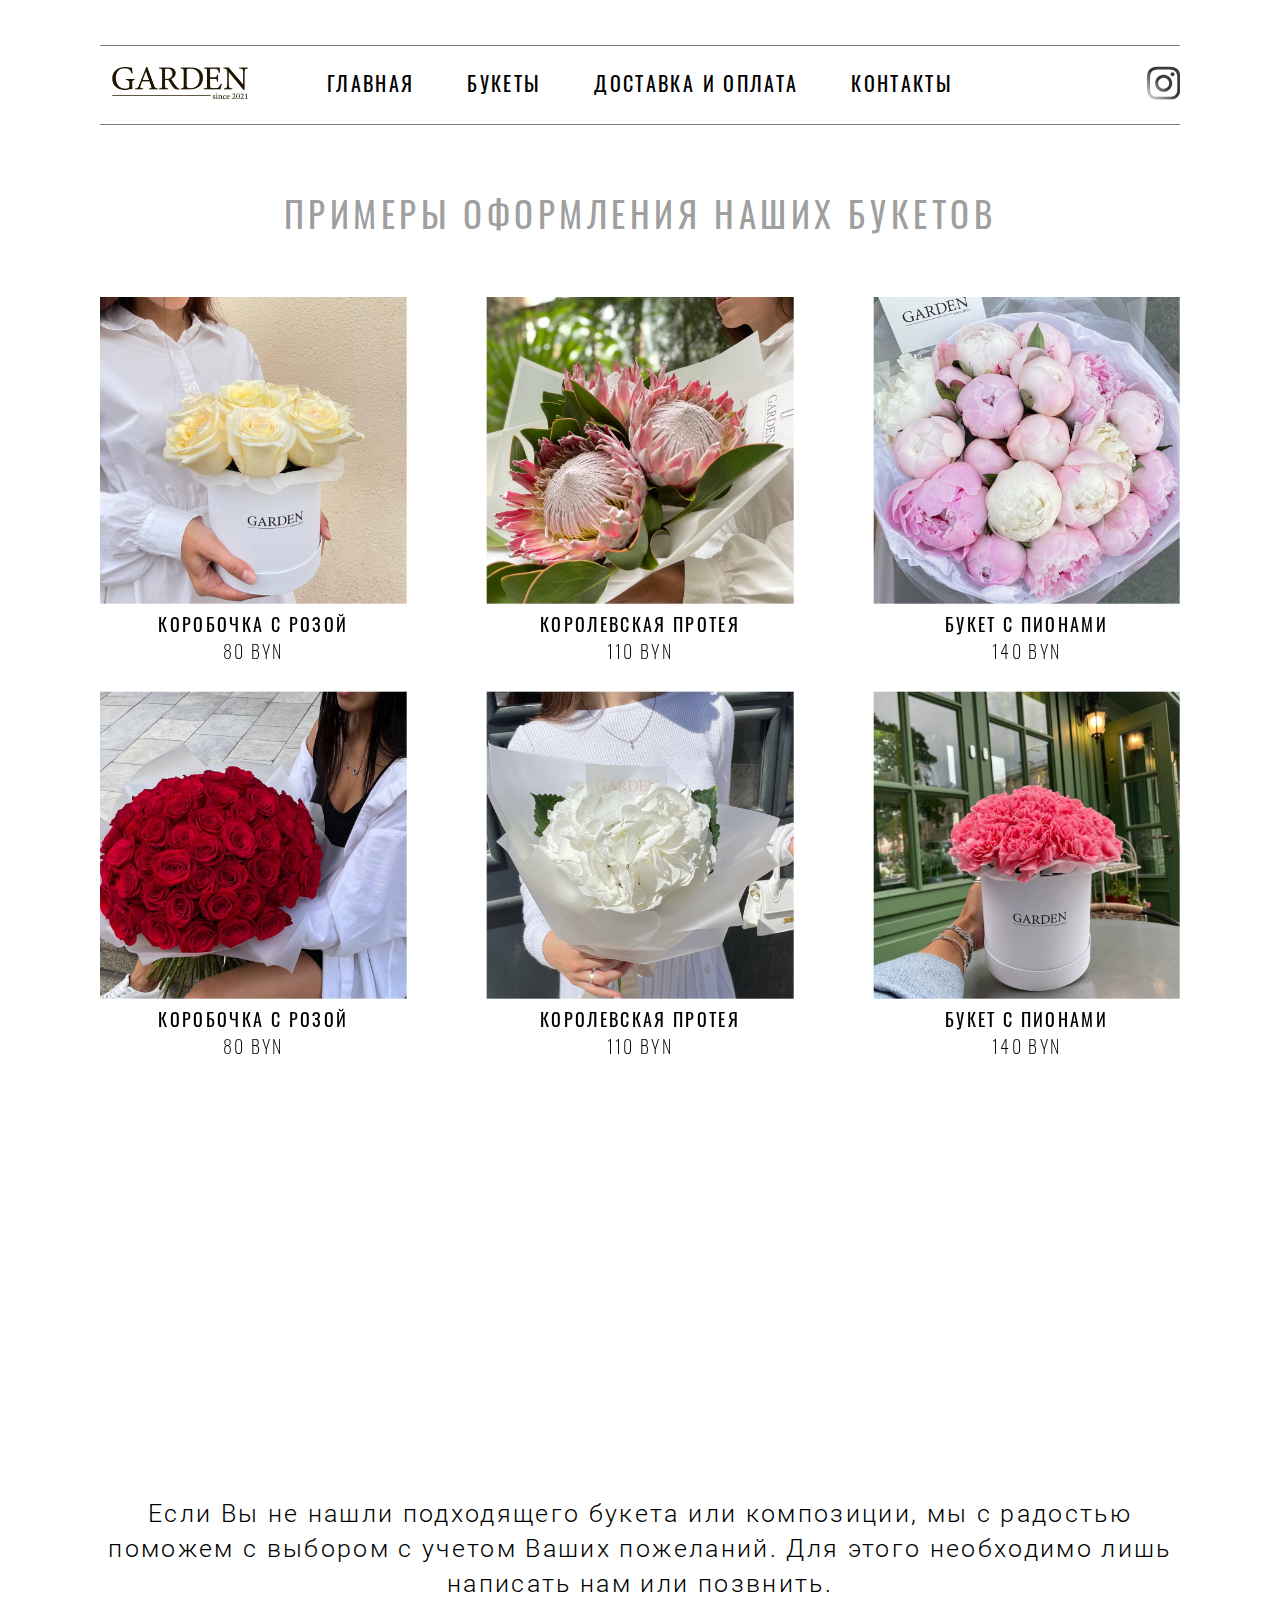
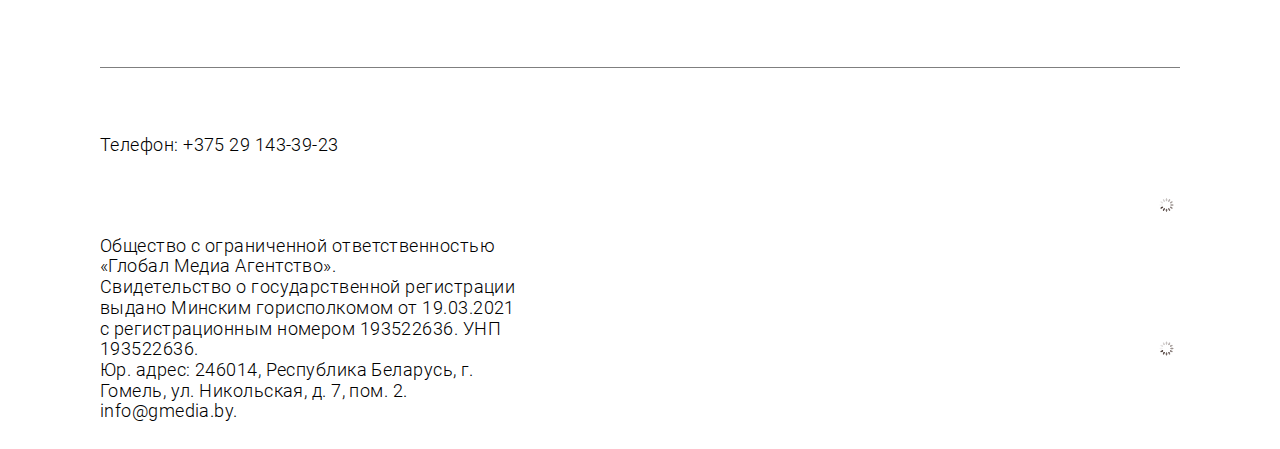
<file: posy.html>
<!DOCTYPE html>
<html lang="ru-RU">
	<head>
		<meta charset="UTF-8">
		<title></title>
		<meta name="description" content="Название сайта">
		<meta name="author" content="Media Line">
		<meta name="viewport" content="width=device-width,initial-scale=1">
		<meta name="keywords" content=""><!--[if IE]>
		<meta http-equiv="X-UA-Compatible" content="IE = edge"><![endif]-->
		<link rel="stylesheet" href="https://use.fontawesome.com/releases/v5.6.3/css/all.css" integrity="sha384-UHRtZLI+pbxtHCWp1t77Bi1L4ZtiqrqD80Kn4Z8NTSRyMA2Fd33n5dQ8lWUE00s/" crossorigin="anonymous"><!-- ICO-->
		<link rel="apple-touch-icon" sizes="180x180" href="./img/favicon/apple-touch-icon.png">
		<link rel="icon" type="image/png" sizes="32x32" href="./img/favicon/favicon-32x32.png">
		<link rel="icon" type="image/png" sizes="16x16" href="./img/favicon/favicon-16x16.png">
		<link rel="manifest" href="./img/favicon/site.webmanifest">
		<link rel="mask-icon" href="./img/favicon/safari-pinned-tab.svg" color="#5bbad5">
		<meta name="msapplication-TileColor" content="#da532c">
		<meta name="theme-color" content="#ffffff">
	</head><!--[if lt IE 9]>
	<script src="http://cdnjs.cloudflare.com/ajax/libs/html5shiv/3.7.2/html5shiv.min.js"></script><![endif]-->
<!--LIBS-CSS-->
	<link rel="stylesheet" type="text/css" href="./libs/libs.min.css">
	<link rel="stylesheet" type="text/css" href="./libs/aos.css"><!--MAIN-CSS -->
	<link rel="stylesheet" type="text/css" href="./css/main.css">
	<body>
		<div class="page" id="page">
			<script src="./libs/jquery.min.js"></script>
			<script src="./libs/libs.min.js"></script>
			<script src="./libs/aos.js"></script>
			<main>
				<header class="header-l">
					<div class="header-l__wrp">
						<button class="burger" id="burger"><span class="burger-line"></span><span class="burger-line"></span><span class="burger-line"></span></button>
						<div class="header-l__logo"> <a href="#"><img class="img lazy" src="./img/src.gif" data-src="./img/content/logo.png"></a></div>
						<div class="header-l__mobile" id="header-mobile">
							<nav>
								<div class="header-l__nav">
									<li><a class="header-l__nav-item" href="#">Главная</a></li>
									<li><a class="header-l__nav-item" href="#">Букеты</a></li>
									<li><a class="header-l__nav-item" href="#">ДОСТАВКА И ОПЛАТА</a></li>
									<li><a class="header-l__nav-item" href="#">КОНТАКТЫ</a></li>
								</div>
							</nav>
							<div class="header-l__social"> <a href="#"><svg class="icon" height="512pt" viewBox="0 0 512 512" width="512pt" xmlns="http://www.w3.org/2000/svg" xmlns:xlink="http://www.w3.org/1999/xlink"><linearGradient id="a" gradientUnits="userSpaceOnUse" x1="42.966156268" x2="469.0337477" y1="469.0296477168" y2="42.9620562848"><stop offset="0" stop-color="#ffd600"/><stop offset=".5" stop-color="#ff0100"/><stop offset="1" stop-color="#d800b9"/></linearGradient><linearGradient id="b" gradientUnits="userSpaceOnUse" x1="163.0429956456" x2="348.9539083464" y1="348.9538083312" y2="163.0428956304"><stop offset="0" stop-color="#ff6400"/><stop offset=".5" stop-color="#ff0100"/><stop offset="1" stop-color="#fd0056"/></linearGradient><linearGradient id="c" gradientUnits="userSpaceOnUse" x1="370.9291325432" x2="414.3727849912" y1="141.0676714336" y2="97.6240189856"><stop offset="0" stop-color="#f30072"/><stop offset="1" stop-color="#e50097"/></linearGradient><path d="m510.460938 150.453125c-1.246094-27.25-5.574219-45.859375-11.902344-62.140625-6.425782-17.082031-16.503906-32.554688-29.527344-45.34375-12.785156-13.023438-28.261719-23.105469-45.34375-29.535156-16.285156-6.324219-34.890625-10.648438-62.140625-11.886719-27.300781-1.25-36.023437-1.546875-105.546875-1.546875s-78.246094.296875-105.546875 1.539062c-27.25 1.246094-45.855469 5.574219-62.140625 11.902344-17.082031 6.425782-32.554688 16.503906-45.34375 29.527344-13.023438 12.785156-23.105469 28.257812-29.535156 45.339844-6.324219 16.285156-10.648438 34.894531-11.886719 62.140625-1.25 27.304687-1.546875 36.023437-1.546875 105.546875 0 69.527344.296875 78.25 1.546875 105.550781 1.242187 27.246094 5.570313 45.855469 11.898437 62.140625 6.425782 17.078125 16.503907 32.554688 29.527344 45.339844 12.785156 13.023437 28.261719 23.101562 45.34375 29.527344 16.28125 6.332031 34.890625 10.65625 62.140625 11.902343 27.304688 1.246094 36.023438 1.539063 105.546875 1.539063 69.523438 0 78.246094-.292969 105.546875-1.539063 27.25-1.246093 45.855469-5.570312 62.140625-11.902343 34.386719-13.296876 61.570313-40.480469 74.867188-74.867188 6.332031-16.285156 10.65625-34.894531 11.902344-62.140625 1.242187-27.304687 1.539062-36.023437 1.539062-105.546875 0-69.527344-.296875-78.246094-1.539062-105.546875zm-46.082032 208.996094c-1.136718 24.960937-5.308594 38.515625-8.8125 47.535156-8.613281 22.328125-26.257812 39.972656-48.585937 48.585937-9.019531 3.503907-22.574219 7.675782-47.535157 8.8125-26.988281 1.234376-35.085937 1.492188-103.445312 1.492188-68.363281 0-76.457031-.257812-103.449219-1.492188-24.957031-1.136718-38.511719-5.308593-47.535156-8.8125-11.117187-4.105468-21.175781-10.648437-29.433594-19.152343-8.503906-8.257813-15.046875-18.3125-19.152343-29.433594-3.503907-9.019531-7.675782-22.574219-8.8125-47.535156-1.230469-26.992188-1.492188-35.089844-1.492188-103.445313 0-68.359375.261719-76.453125 1.492188-103.449218 1.140624-24.960938 5.308593-38.515626 8.8125-47.535157 4.105468-11.121093 10.652343-21.179687 19.152343-29.4375 8.257813-8.503906 18.316407-15.046875 29.4375-19.148437 9.019531-3.507813 22.574219-7.675782 47.535157-8.816406 26.992187-1.230469 35.089843-1.492188 103.445312-1.492188h-.003906c68.355468 0 76.453125.261719 103.449218 1.496094 24.960938 1.136718 38.511719 5.308594 47.535157 8.8125 11.117187 4.105468 21.175781 10.648437 29.433593 19.148437 8.503907 8.257813 15.046876 18.316407 19.148438 29.4375 3.507812 9.019531 7.679688 22.574219 8.816406 47.535157 1.230469 26.992187 1.492188 35.089843 1.492188 103.445312 0 68.359375-.257813 76.453125-1.492188 103.449219zm0 0" fill="url(#a)"/><path d="m255.996094 124.539062c-72.601563 0-131.457032 58.859376-131.457032 131.460938s58.855469 131.457031 131.457032 131.457031c72.605468 0 131.460937-58.855469 131.460937-131.457031s-58.855469-131.460938-131.460937-131.460938zm0 216.792969c-47.125-.003906-85.332032-38.207031-85.328125-85.335937 0-47.125 38.203125-85.332032 85.332031-85.332032 47.128906.003907 85.332031 38.207032 85.332031 85.332032 0 47.128906-38.207031 85.335937-85.335937 85.335937zm0 0" fill="url(#b)"/><path d="m423.371094 119.347656c0 16.964844-13.753906 30.71875-30.71875 30.71875-16.96875 0-30.722656-13.753906-30.722656-30.71875 0-16.96875 13.753906-30.722656 30.722656-30.722656 16.964844 0 30.71875 13.753906 30.71875 30.722656zm0 0" fill="url(#c)"/></svg></a></div>
						</div>
					</div>
				</header>
				<div class="container">
					<section class="posy">
						<h2 class="posy__title">ПРИМЕРЫ ОФОРМЛЕНИЯ НАШИХ БУКЕТОВ</h2>
						<div class="posy-list">
							<div class="posy-list__wrp">
								<div class="posy-item" data-aos="fade-top">
									<div class="posy-item__image"> 
										<picture><img class="img lazy" data-src="./img/content/posy-img0.png" src="./img/src.gif"></picture>
									</div>
									<div class="posy-item__txt">
										<h3 class="posy-item__txt-title">КОРОБОЧКА С РОЗОЙ</h3>
										<h3 class="posy-item__txt-price">80 BYN</h3>
									</div>
								</div>
								<div class="posy-item" data-aos="fade-top">
									<div class="posy-item__image"> 
										<picture><img class="img lazy" data-src="./img/content/posy-img1.png" src="./img/src.gif"></picture>
									</div>
									<div class="posy-item__txt">
										<h3 class="posy-item__txt-title">КОРОЛЕВСКАЯ ПРОТЕЯ</h3>
										<h3 class="posy-item__txt-price">110 BYN</h3>
									</div>
								</div>
								<div class="posy-item" data-aos="fade-top">
									<div class="posy-item__image"> 
										<picture><img class="img lazy" data-src="./img/content/posy-img2.png" src="./img/src.gif"></picture>
									</div>
									<div class="posy-item__txt">
										<h3 class="posy-item__txt-title">БУКЕТ С ПИОНАМИ</h3>
										<h3 class="posy-item__txt-price">140 BYN</h3>
									</div>
								</div>
								<div class="posy-item" data-aos="fade-top">
									<div class="posy-item__image"> 
										<picture><img class="img lazy" data-src="./img/content/posy-img3.png" src="./img/src.gif"></picture>
									</div>
									<div class="posy-item__txt">
										<h3 class="posy-item__txt-title">КОРОБОЧКА С РОЗОЙ</h3>
										<h3 class="posy-item__txt-price">80 BYN</h3>
									</div>
								</div>
								<div class="posy-item" data-aos="fade-top">
									<div class="posy-item__image"> 
										<picture><img class="img lazy" data-src="./img/content/posy-img4.png" src="./img/src.gif"></picture>
									</div>
									<div class="posy-item__txt">
										<h3 class="posy-item__txt-title">КОРОЛЕВСКАЯ ПРОТЕЯ</h3>
										<h3 class="posy-item__txt-price">110 BYN</h3>
									</div>
								</div>
								<div class="posy-item" data-aos="fade-top">
									<div class="posy-item__image"> 
										<picture><img class="img lazy" data-src="./img/content/posy-img5.png" src="./img/src.gif"></picture>
									</div>
									<div class="posy-item__txt">
										<h3 class="posy-item__txt-title">БУКЕТ С ПИОНАМИ</h3>
										<h3 class="posy-item__txt-price">140 BYN</h3>
									</div>
								</div>
								<div class="posy-item" data-aos="fade-top">
									<div class="posy-item__image"> 
										<picture><img class="img lazy" data-src="./img/content/posy-img6.png" src="./img/src.gif"></picture>
									</div>
									<div class="posy-item__txt">
										<h3 class="posy-item__txt-title">КОРОБОЧКА С РОЗОЙ</h3>
										<h3 class="posy-item__txt-price">80 BYN</h3>
									</div>
								</div>
								<div class="posy-item" data-aos="fade-top">
									<div class="posy-item__image"> 
										<picture><img class="img lazy" data-src="./img/content/posy-img7.png" src="./img/src.gif"></picture>
									</div>
									<div class="posy-item__txt">
										<h3 class="posy-item__txt-title">КОРОЛЕВСКАЯ ПРОТЕЯ</h3>
										<h3 class="posy-item__txt-price">110 BYN</h3>
									</div>
								</div>
								<div class="posy-item" data-aos="fade-top">
									<div class="posy-item__image"> 
										<picture><img class="img lazy" data-src="./img/content/posy-img8.png" src="./img/src.gif"></picture>
									</div>
									<div class="posy-item__txt">
										<h3 class="posy-item__txt-title">БУКЕТ С ПИОНАМИ</h3>
										<h3 class="posy-item__txt-price">140 BYN</h3>
									</div>
								</div>
							</div>
						</div>
						<div class="posy-txt">
							<p>Если Вы не нашли подходящего букета или композиции, мы с радостью поможем с выбором с учетом Ваших пожеланий. Для этого необходимо лишь написать нам или позвнить.</p>
						</div>
					</section>
				</div>
			</main>
			<footer class="footer" id="footer">
				<div class="container"> 
					<div class="footer__info"> 
						<p>Телефон: <a href="tel:+375291433923">+375 29 143-39-23</a></p>
						<div class="footer__info-social"><a class="footer__info-social" href="#" data-aos="fade-left" data-aos-duration="500"><svg width="40" height="40" viewBox="0 0 40 40" fill="none" xmlns="http://www.w3.org/2000/svg">
<g clip-path="url(#clip0)">
<path d="M39.9609 11.7601C39.8672 9.63476 39.5235 8.17359 39.0311 6.90748C38.5232 5.56353 37.7418 4.36029 36.7181 3.36003C35.7178 2.34421 34.5066 1.55487 33.1783 1.05489C31.9048 0.562549 30.4513 0.218854 28.3259 0.125146C26.1847 0.0235031 25.5049 0 20.0742 0C14.6435 0 13.9637 0.0235031 11.8304 0.11721C9.70506 0.210918 8.2439 0.554918 6.97809 1.04696C5.63383 1.55487 4.4306 2.33627 3.43034 3.36003C2.41452 4.36029 1.62549 5.57146 1.12521 6.89985C0.632861 8.17359 0.289166 9.62682 0.195459 11.7522C0.0938156 13.8934 0.0703125 14.5732 0.0703125 20.0039C0.0703125 25.4347 0.0938156 26.1144 0.187523 28.2477C0.28123 30.3731 0.62523 31.8342 1.11757 33.1003C1.62549 34.4443 2.41452 35.6475 3.43034 36.6478C4.4306 37.6636 5.64177 38.4529 6.97015 38.9529C8.2439 39.4453 9.69713 39.789 11.8228 39.8827C13.9558 39.9767 14.6358 39.9999 20.0666 39.9999C25.4973 39.9999 26.1771 39.9767 28.3104 39.8827C30.4357 39.789 31.8969 39.4453 33.1627 38.9529C35.8509 37.9136 37.9762 35.7882 39.0156 33.1003C39.5076 31.8266 39.8516 30.3731 39.9453 28.2477C40.039 26.1144 40.0625 25.4347 40.0625 20.0039C40.0625 14.5732 40.0546 13.8934 39.9609 11.7601ZM36.3588 28.0914C36.2727 30.0449 35.9446 31.0998 35.6711 31.8031C34.999 33.5457 33.616 34.9287 31.8734 35.6008C31.1701 35.8743 30.1076 36.2024 28.1617 36.2882C26.0519 36.3822 25.4192 36.4054 20.0821 36.4054C14.7451 36.4054 14.1044 36.3822 12.0023 36.2882C10.0488 36.2024 8.99386 35.8743 8.2906 35.6008C7.42343 35.2803 6.63409 34.7724 5.9934 34.1082C5.32921 33.4596 4.8213 32.6782 4.5008 31.811C4.22731 31.1078 3.89918 30.0449 3.81341 28.0994C3.7194 25.9896 3.6962 25.3565 3.6962 20.0195C3.6962 14.6824 3.7194 14.0417 3.81341 11.9399C3.89918 9.98639 4.22731 8.93149 4.5008 8.22823C4.8213 7.36075 5.32921 6.57172 6.00134 5.93072C6.64966 5.26653 7.43106 4.75862 8.29854 4.43843C9.0018 4.16494 10.0646 3.83681 12.0102 3.75073C14.12 3.65703 14.753 3.63352 20.0898 3.63352C25.4347 3.63352 26.0675 3.65703 28.1697 3.75073C30.1232 3.83681 31.1781 4.16494 31.8813 4.43843C32.7485 4.75862 33.5378 5.26653 34.1785 5.93072C34.8427 6.57935 35.3506 7.36075 35.6711 8.22823C35.9446 8.93149 36.2727 9.99402 36.3588 11.9399C36.4525 14.0497 36.476 14.6824 36.476 20.0195C36.476 25.3565 36.4525 25.9816 36.3588 28.0914Z" fill="url(#paint0_linear)"/>
<path d="M20.0743 9.72852C14.4015 9.72852 9.79883 14.3309 9.79883 20.004C9.79883 25.6771 14.4015 30.2794 20.0743 30.2794C25.7474 30.2794 30.3497 25.6771 30.3497 20.004C30.3497 14.3309 25.7474 9.72852 20.0743 9.72852ZM20.0743 26.6694C16.394 26.6694 13.4088 23.6845 13.4088 20.004C13.4088 16.3234 16.394 13.3385 20.0743 13.3385C23.7548 13.3385 26.7397 16.3234 26.7397 20.004C26.7397 23.6845 23.7548 26.6694 20.0743 26.6694Z" fill="url(#paint1_linear)"/>
<path d="M33.1554 9.32219C33.1554 10.6469 32.0813 11.721 30.7563 11.721C29.4315 11.721 28.3574 10.6469 28.3574 9.32219C28.3574 7.99716 29.4315 6.92334 30.7563 6.92334C32.0813 6.92334 33.1554 7.99716 33.1554 9.32219Z" fill="url(#paint2_linear)"/>
</g>
<defs>
<linearGradient id="paint0_linear" x1="43" y1="-12.5" x2="3.5" y2="46" gradientUnits="userSpaceOnUse">
<stop/>
<stop offset="0.34375" stop-opacity="0.4"/>
<stop offset="1"/>
</linearGradient>
<linearGradient id="paint1_linear" x1="20.0743" y1="9.72852" x2="20.0743" y2="30.2794" gradientUnits="userSpaceOnUse">
<stop/>
<stop offset="0.34375" stop-opacity="0.4"/>
<stop offset="1"/>
</linearGradient>
<linearGradient id="paint2_linear" x1="30.7564" y1="6.92334" x2="30.7564" y2="11.721" gradientUnits="userSpaceOnUse">
<stop/>
<stop offset="0.34375" stop-opacity="0.4"/>
<stop offset="1"/>
</linearGradient>
<clipPath id="clip0">
<rect width="40" height="40" fill="white"/>
</clipPath>
</defs>
</svg></a><a class="footer__info-social" href="#" data-aos="fade-left" data-aos-duration="1000"><svg width="40" height="40" viewBox="0 0 40 40" fill="none" xmlns="http://www.w3.org/2000/svg">
<g clip-path="url(#clip0)">
<path d="M15.6953 25.3015L15.0336 34.6082C15.9803 34.6082 16.3903 34.2015 16.882 33.7132L21.3203 29.4715L30.517 36.2065C32.2036 37.1465 33.392 36.6515 33.847 34.6549L39.8836 6.3682L39.8853 6.36653C40.4203 3.8732 38.9836 2.8982 37.3403 3.50986L1.85696 17.0949C-0.564704 18.0349 -0.528037 19.3849 1.4453 19.9965L10.517 22.8182L31.5886 9.6332C32.5803 8.97653 33.482 9.33986 32.7403 9.99653L15.6953 25.3015Z" fill="url(#paint0_linear)"/>
</g>
<defs>
<linearGradient id="paint0_linear" x1="35.2347" y1="6.64049" x2="19.9995" y2="36.666" gradientUnits="userSpaceOnUse">
<stop/>
<stop offset="0.71875" stop-opacity="0.58"/>
<stop offset="0.989583"/>
</linearGradient>
<clipPath id="clip0">
<rect width="40" height="40" fill="white"/>
</clipPath>
</defs>
</svg></a><a class="footer__info-social" href="#" data-aos="fade-left" data-aos-duration="1500"><svg width="40" height="40" viewBox="0 0 40 40" fill="none" xmlns="http://www.w3.org/2000/svg">
<path fill-rule="evenodd" clip-rule="evenodd" d="M33.2648 6.68015C29.7565 3.16772 25.0908 1.23253 20.1202 1.23047C9.8777 1.23047 1.54182 9.56612 1.5377 19.8113C1.53633 23.0864 2.39189 26.2834 4.0181 29.1014L1.38184 38.7305L11.2327 36.1464C13.947 37.627 17.0028 38.4073 20.1126 38.4082H20.1204C30.3617 38.4082 38.6985 30.0719 38.7024 19.8262C38.7044 14.8608 36.7734 10.1923 33.2648 6.68015ZM20.1202 35.27H20.1138C17.3425 35.2689 14.6245 34.5241 12.2528 33.1171L11.6891 32.7823L5.84343 34.3158L7.40372 28.6164L7.03636 28.0321C5.49026 25.573 4.67384 22.7307 4.67522 19.8125C4.67842 11.2969 11.6071 4.3689 20.1263 4.3689C24.2517 4.37027 28.1297 5.97885 31.0456 8.89824C33.9616 11.8176 35.5665 15.6981 35.5651 19.8251C35.5614 28.3413 28.6332 35.27 20.1202 35.27ZM28.592 23.7025C28.1278 23.47 25.845 22.3471 25.4192 22.1919C24.994 22.037 24.6841 21.9598 24.3748 22.4245C24.0652 22.8891 23.1755 23.9351 22.9045 24.2448C22.6335 24.5547 22.363 24.5936 21.8986 24.361C21.4342 24.1287 19.9382 23.6382 18.1646 22.0564C16.7844 20.8253 15.8527 19.3048 15.5817 18.8402C15.3111 18.3751 15.5794 18.148 15.7854 17.8926C16.288 17.2684 16.7913 16.6141 16.946 16.3044C17.101 15.9945 17.0234 15.7233 16.9071 15.491C16.7913 15.2586 15.8627 12.9733 15.4759 12.0433C15.0987 11.1383 14.7163 11.2605 14.4311 11.2463C14.1605 11.2328 13.8509 11.2301 13.5412 11.2301C13.2317 11.2301 12.7287 11.3461 12.3029 11.8112C11.8774 12.2761 10.6781 13.3992 10.6781 15.6846C10.6781 17.97 12.3418 20.1778 12.5739 20.4877C12.806 20.7976 15.8481 25.4874 20.5056 27.4983C21.6134 27.9771 22.4781 28.2626 23.1526 28.4766C24.265 28.83 25.2769 28.7801 26.077 28.6606C26.9692 28.5271 28.8238 27.5372 29.2111 26.4528C29.5979 25.3681 29.5979 24.4386 29.4817 24.2448C29.3658 24.0511 29.0562 23.9351 28.592 23.7025Z" fill="url(#paint0_linear)"/>
<defs>
<linearGradient id="paint0_linear" x1="20.0421" y1="1.23047" x2="1.40761" y2="46.5396" gradientUnits="userSpaceOnUse">
<stop/>
<stop offset="0.5625" stop-opacity="0.45"/>
<stop offset="0.958333"/>
</linearGradient>
</defs>
</svg></a><a class="footer__info-social" href="#" data-aos="fade-left" data-aos-duration="2000"><svg width="40" height="40" viewBox="0 0 40 40" fill="none" xmlns="http://www.w3.org/2000/svg">
<g clip-path="url(#clip0)">
<path d="M38.5918 23.155C39.7851 13.11 38.0185 6.76837 34.8318 3.90004L34.8335 3.89837C29.6901 -0.999959 12.3201 -1.72496 6.1668 4.11837C3.40347 6.97671 2.43013 11.1717 2.32347 16.365C2.2168 21.56 2.09013 31.2917 11.1585 33.9317H11.1668L11.1585 37.9634C11.1585 37.9634 11.0968 39.5967 12.1401 39.925C13.3335 40.3117 13.8735 39.5534 17.5851 35.12C23.7918 35.6584 28.5585 34.425 29.1001 34.245C30.3535 33.825 37.4451 32.8867 38.5918 23.155ZM18.1968 32.2834C18.1968 32.2834 14.2685 37.1817 13.0468 38.4534C12.6468 38.8667 12.2085 38.8284 12.2151 38.0084C12.2151 37.47 12.2451 31.315 12.2451 31.315C4.5568 29.1117 5.01013 20.825 5.09347 16.49C5.1768 12.1534 5.97013 8.60171 8.31013 6.21004C13.7085 1.14837 28.9368 2.28004 32.8168 5.92671C37.5601 10.1317 35.8718 22.0117 35.8818 22.4167C34.9068 30.54 29.1601 31.055 28.1035 31.4067C27.6518 31.5567 23.4601 32.635 18.1968 32.2834Z" fill="url(#paint0_linear)"/>
<path d="M20.3699 7.16162C19.7283 7.16162 19.7283 8.16162 20.3699 8.16995C25.3483 8.20829 29.4483 11.6783 29.4933 18.0433C29.4933 18.715 30.4766 18.7066 30.4683 18.035H30.4666C30.4133 11.1766 25.9366 7.19995 20.3699 7.16162Z" fill="url(#paint1_linear)"/>
<path d="M26.9179 16.9884C26.9029 17.6517 27.8846 17.6834 27.8929 17.0117C27.9746 13.2301 25.6429 10.1151 21.2612 9.78673C20.6196 9.74006 20.5529 10.7484 21.1929 10.7951C24.9929 11.0834 26.9946 13.6767 26.9179 16.9884Z" fill="url(#paint2_linear)"/>
<path d="M25.868 21.29C25.0447 20.8133 24.2064 21.11 23.8597 21.5783L23.1347 22.5167C22.7664 22.9933 22.078 22.93 22.078 22.93C17.0547 21.6017 15.7114 16.345 15.7114 16.345C15.7114 16.345 15.6497 15.6333 16.1097 15.2517L17.0164 14.5017C17.4697 14.1417 17.7564 13.275 17.2947 12.4233C16.0614 10.195 15.233 9.42668 14.8114 8.83668C14.368 8.28168 13.7014 8.15668 13.008 8.53168H12.993C11.5514 9.37501 9.97304 10.9533 10.478 12.5783C11.3397 14.2917 12.923 19.7533 17.9697 23.88C20.3414 25.8317 24.0947 27.8317 25.688 28.2933L25.703 28.3167C27.273 28.84 28.7997 27.2 29.6147 25.715V25.7033C29.9764 24.985 29.8564 24.305 29.328 23.86C28.3914 22.9467 26.978 21.9383 25.868 21.29Z" fill="url(#paint3_linear)"/>
<path d="M21.9483 13.5065C23.5499 13.5998 24.3266 14.4365 24.4099 16.1548C24.4399 16.8265 25.4149 16.7798 25.3849 16.1081C25.2783 13.8648 24.1083 12.6148 22.0016 12.4981C21.3599 12.4598 21.2999 13.4681 21.9483 13.5065Z" fill="url(#paint4_linear)"/>
</g>
<defs>
<linearGradient id="paint0_linear" x1="36.8361" y1="-1.44527" x2="4.14073" y2="40" gradientUnits="userSpaceOnUse">
<stop/>
<stop offset="0.458333" stop-opacity="0.56"/>
<stop offset="0.989583"/>
</linearGradient>
<linearGradient id="paint1_linear" x1="25.1785" y1="7.16162" x2="25.1785" y2="18.5429" gradientUnits="userSpaceOnUse">
<stop/>
<stop offset="0.458333" stop-opacity="0.56"/>
<stop offset="0.989583"/>
</linearGradient>
<linearGradient id="paint2_linear" x1="24.3201" y1="9.78516" x2="24.3201" y2="17.5009" gradientUnits="userSpaceOnUse">
<stop/>
<stop offset="0.458333" stop-opacity="0.56"/>
<stop offset="0.989583"/>
</linearGradient>
<linearGradient id="paint3_linear" x1="20.1021" y1="8.31689" x2="20.1021" y2="28.4162" gradientUnits="userSpaceOnUse">
<stop/>
<stop offset="0.458333" stop-opacity="0.56"/>
<stop offset="0.989583"/>
</linearGradient>
<linearGradient id="paint4_linear" x1="23.4379" y1="12.4971" x2="23.4379" y2="16.6358" gradientUnits="userSpaceOnUse">
<stop/>
<stop offset="0.458333" stop-opacity="0.56"/>
<stop offset="0.989583"/>
</linearGradient>
<clipPath id="clip0">
<rect width="40" height="40" fill="white"/>
</clipPath>
</defs>
</svg></a></div>
						<p>Общество с ограниченной ответственностью «Глобал Медиа Агентство». </p>
						<p>Свидетельство о государственной регистрации выдано Минским горисполкомом от 19.03.2021 с регистрационным номером 193522636. УНП 193522636.</p>
						<p>Юр. адрес: 246014, Республика Беларусь, г. Гомель, ул. Никольская, д. 7, пом. 2.<a href="mailto:info@gmedia.by">info@gmedia.by.</a></p>
					</div>
					<div class="footer__pay">
						<div class="footer__pay-item">
							<picture><img class="img lazy" data-src="./img/content/pay1.png" src="./img/src.gif"></picture>
						</div>
						<div class="footer__pay-item">
							<picture><img class="img lazy" data-src="./img/content/pay2.png" src="./img/src.gif"></picture>
						</div>
					</div>
				</div>
			</footer>
			<script async src="./js/scripts.js"></script>
		</div>
	</body>
</html>
</file>
<file: css/main.css>
/* line 17, dev/sass/utils/variables.scss */
._zIndexL {
  z-index: 1;
}

/* line 20, dev/sass/utils/variables.scss */
._zIndexM {
  z-index: 2;
}

/* line 23, dev/sass/utils/variables.scss */
._zIndexH {
  z-index: 3;
}

/* line 26, dev/sass/utils/variables.scss */
._zIndexSup {
  z-index: 9999;
}

/* line 31, dev/sass/utils/variables.scss */
:root {
  --vwIdth: 1920;
  --pb: 5.72917vw;
}

@media screen and (max-width: 1180px) {
  /* line 31, dev/sass/utils/variables.scss */
  :root {
    --vwIdth: 1180;
    --pb: 2.60417vw;
  }
}

@media screen and (max-width: 990px) {
  /* line 31, dev/sass/utils/variables.scss */
  :root {
    --vwIdth: 990;
    --pb: 3.10417vw;
  }
}

@media screen and (max-width: 600px) {
  /* line 31, dev/sass/utils/variables.scss */
  :root {
    --vwIdth: 375;
    --pb: 8vw;
  }
}

/* line 53, dev/sass/utils/variables.scss */
.md-show {
  display: none !important;
}

/* line 57, dev/sass/utils/variables.scss */
.xmd-show {
  display: none !important;
}

/* line 61, dev/sass/utils/variables.scss */
.sm-show {
  display: none !important;
}

/* line 65, dev/sass/utils/variables.scss */
.xs-show {
  display: none !important;
}

/* line 69, dev/sass/utils/variables.scss */
.xxs-show {
  display: none !important;
}

@media screen and (max-width: 1440px) {
  /* line 74, dev/sass/utils/variables.scss */
  .md-show {
    display: -webkit-box !important;
    display: -webkit-flex !important;
    display: -ms-flexbox !important;
    display: flex !important;
  }
  /* line 77, dev/sass/utils/variables.scss */
  .md-hide {
    display: none !important;
  }
}

@media screen and (max-width: 1180px) {
  /* line 83, dev/sass/utils/variables.scss */
  .xmd-show {
    display: -webkit-box !important;
    display: -webkit-flex !important;
    display: -ms-flexbox !important;
    display: flex !important;
  }
  /* line 86, dev/sass/utils/variables.scss */
  .xmd-hide {
    display: none !important;
  }
}

@media screen and (max-width: 990px) {
  /* line 92, dev/sass/utils/variables.scss */
  .sm-show {
    display: -webkit-box !important;
    display: -webkit-flex !important;
    display: -ms-flexbox !important;
    display: flex !important;
  }
  /* line 95, dev/sass/utils/variables.scss */
  .sm-hide {
    display: none !important;
  }
}

@media screen and (max-width: 800px) {
  /* line 101, dev/sass/utils/variables.scss */
  .xs-show {
    display: -webkit-box !important;
    display: -webkit-flex !important;
    display: -ms-flexbox !important;
    display: flex !important;
  }
  /* line 104, dev/sass/utils/variables.scss */
  .xs-hide {
    display: none !important;
  }
}

@media screen and (max-width: 600px) {
  /* line 110, dev/sass/utils/variables.scss */
  .xxs-show {
    display: -webkit-box !important;
    display: -webkit-flex !important;
    display: -ms-flexbox !important;
    display: flex !important;
  }
  /* line 113, dev/sass/utils/variables.scss */
  .xxs-hide {
    display: none !important;
  }
}

/*---------------------------------------------------------------FONTS---------------------------------------------------------------*/
@font-face {
  font-family: "oswald";
  font-style: normal;
  font-weight: 500;
  font-display: block;
  src: url("../fonts/oswald/medium/Oswald-Medium.woff2") format("woff2"), url("../fonts/oswald/medium/Oswald-Medium.woff") format("woff"), url("../fonts/oswald/medium/Oswald-Medium.ttf") format("truetype"), url("../fonts/oswald/medium/Oswald-Medium.eot"), url("../fonts/oswald/medium/Oswald-Medium.eot?#iefix") format("embedded-opentype");
}

@font-face {
  font-family: "oswald";
  font-style: normal;
  font-weight: 400;
  font-display: block;
  src: url("../fonts/oswald/regular/Oswald-Regular.woff2") format("woff2"), url("../fonts/oswald/regular/Oswald-Regular.woff") format("woff"), url("../fonts/oswald/regular/Oswald-Regular.ttf") format("truetype"), url("../fonts/oswald/regular/Oswald-Regular.eot"), url("../fonts/oswald/regular/Oswald-Regular.eot?#iefix") format("embedded-opentype");
}

@font-face {
  font-family: "oswald";
  font-style: normal;
  font-weight: 300;
  font-display: block;
  src: url("../fonts/oswald/light/Oswald-Light.woff2") format("woff2"), url("../fonts/oswald/light/Oswald-Light.woff") format("woff"), url("../fonts/oswald/light/Oswald-Light.ttf") format("truetype"), url("../fonts/oswald/light/Oswald-Light.eot?#iefix") format("embedded-opentype"), url("../fonts/oswald/light/Oswald-Light.eot");
}

@font-face {
  font-family: "oswald";
  font-style: normal;
  font-weight: 200;
  font-display: block;
  src: url("../fonts/oswald/extra-light/Oswald-ExtraLight.woff2") format("woff2"), url("../fonts/oswald/extra-light/Oswald-ExtraLight.woff") format("woff"), url("../fonts/oswald/extra-light/Oswald-ExtraLight.ttf") format("truetype"), url("../fonts/oswald/extra-light/Oswald-ExtraLight.eot?#iefix") format("embedded-opentype"), url("../fonts/oswald/extra-light/Oswald-ExtraLight.eot");
}

@font-face {
  font-family: "roboto";
  font-style: normal;
  font-weight: 400;
  font-display: block;
  src: url("../fonts/roboto/regular/Roboto-Regular.woff2") format("woff2"), url("../fonts/roboto/regular/Roboto-Regular.woff") format("woff"), url("../fonts/roboto/regular/Roboto-Regular.ttf") format("truetype"), url("../fonts/roboto/regular/Roboto-Regular.eot"), url("../fonts/roboto/regular/Roboto-Regular.eot?#iefix") format("embedded-opentype");
}

@font-face {
  font-family: "roboto";
  font-style: normal;
  font-weight: 300;
  font-display: block;
  src: url("../fonts/roboto/light/Roboto-Light.woff2") format("woff2"), url("../fonts/roboto/light/Roboto-Light.woff") format("woff"), url("../fonts/roboto/light/Roboto-Light.ttf") format("truetype"), url("../fonts/roboto/light/Roboto-Light.eot?#iefix") format("embedded-opentype"), url("../fonts/roboto/light/Roboto-Light.eot");
}

/*! normalize.css v7.0.0 | MIT License | github.com/necolas/normalize.css */
/* line 2, dev/sass/utils/reset.scss */
button, hr, input {
  overflow: visible;
}

/* line 6, dev/sass/utils/reset.scss */
a, audio, canvas, progress, video {
  display: inline-block;
}

/* line 10, dev/sass/utils/reset.scss */
progress, sub, sup {
  vertical-align: baseline;
}

/* line 14, dev/sass/utils/reset.scss */
[type=checkbox], [type=radio], legend {
  -webkit-box-sizing: border-box;
          box-sizing: border-box;
  padding: 0;
}

/* line 19, dev/sass/utils/reset.scss */
*, legend {
  padding: 0;
}

/* line 23, dev/sass/utils/reset.scss */
*, :active, :focus, :hover, :visited {
  outline: 0;
}

/* line 27, dev/sass/utils/reset.scss */
html {
  -ms-text-size-adjust: 100%;
  -webkit-text-size-adjust: 100%;
}

/* line 32, dev/sass/utils/reset.scss */
article, aside, details, figcaption, figure, footer, header, main, menu, nav, section {
  display: block;
}

/* line 36, dev/sass/utils/reset.scss */
hr {
  -webkit-box-sizing: content-box;
          box-sizing: content-box;
  height: 0;
}

/* line 41, dev/sass/utils/reset.scss */
code, kbd, pre, samp {
  font-family: monospace, monospace;
  font-size: 1em;
}

/* line 46, dev/sass/utils/reset.scss */
abbr[title] {
  border-bottom: none;
  text-decoration: underline;
  -webkit-text-decoration: underline dotted;
          text-decoration: underline dotted;
}

/* line 52, dev/sass/utils/reset.scss */
b, strong {
  font-weight: bold;
}

/* line 56, dev/sass/utils/reset.scss */
dfn {
  font-style: italic;
}

/* line 60, dev/sass/utils/reset.scss */
mark {
  background-color: #ff0;
  color: #000;
}

/* line 65, dev/sass/utils/reset.scss */
small {
  font-size: 80%;
}

/* line 69, dev/sass/utils/reset.scss */
sub, sup {
  font-size: 75%;
  line-height: 0;
  position: relative;
}

/* line 75, dev/sass/utils/reset.scss */
sub {
  bottom: -.25em;
}

/* line 79, dev/sass/utils/reset.scss */
sup {
  top: -.5em;
}

/* line 83, dev/sass/utils/reset.scss */
audio:not([controls]) {
  display: none;
  height: 0;
}

/* line 88, dev/sass/utils/reset.scss */
img {
  border-style: none;
}

/* line 92, dev/sass/utils/reset.scss */
svg:not(:root) {
  overflow: hidden;
}

/* line 95, dev/sass/utils/reset.scss */
button, select, textarea, input {
  text-transform: none;
  background: none;
  padding: 5px;
  -webkit-box-shadow: none;
          box-shadow: none;
  border: 1px solid;
  resize: none;
  display: block;
  font-size: 1em;
  font-family: inherit;
}

/* line 107, dev/sass/utils/reset.scss */
[type=reset], [type=submit], button, html [type=button] {
  -webkit-appearance: button;
}

/* line 111, dev/sass/utils/reset.scss */
[type=button]::-moz-focus-inner, [type=reset]::-moz-focus-inner, [type=submit]::-moz-focus-inner, button::-moz-focus-inner {
  border-style: none;
  padding: 0;
}

/* line 116, dev/sass/utils/reset.scss */
[type=button]:-moz-focusring, [type=reset]:-moz-focusring, [type=submit]:-moz-focusring, button:-moz-focusring {
  outline: ButtonText dotted 1px;
}

/* line 120, dev/sass/utils/reset.scss */
fieldset {
  padding: .35em .75em .625em;
}

/* line 124, dev/sass/utils/reset.scss */
legend {
  color: inherit;
  display: table;
  max-width: 100%;
  white-space: normal;
}

/* line 131, dev/sass/utils/reset.scss */
textarea {
  overflow: auto;
}

/* line 135, dev/sass/utils/reset.scss */
[type=number]::-webkit-inner-spin-button, [type=number]::-webkit-outer-spin-button {
  height: auto;
}

/* line 139, dev/sass/utils/reset.scss */
[type=search] {
  -webkit-appearance: textfield;
  outline-offset: -2px;
}

/* line 144, dev/sass/utils/reset.scss */
[type=search]::-webkit-search-cancel-button, [type=search]::-webkit-search-decoration {
  -webkit-appearance: none;
}

/* line 148, dev/sass/utils/reset.scss */
::-webkit-file-upload-button {
  -webkit-appearance: button;
  font: inherit;
}

/* line 153, dev/sass/utils/reset.scss */
summary {
  display: list-item;
}

/* line 157, dev/sass/utils/reset.scss */
[hidden], template {
  display: none;
}

/* line 161, dev/sass/utils/reset.scss */
.clearfix:after, .clearfix:before {
  content: " ";
  display: table;
}

/* line 165, dev/sass/utils/reset.scss */
.clearfix:after {
  clear: both;
}

/* line 169, dev/sass/utils/reset.scss */
ul > li {
  list-style: none;
}

/* line 173, dev/sass/utils/reset.scss */
ul, ol {
  margin: 0;
  padding: 0;
  list-style: none;
}

/* line 179, dev/sass/utils/reset.scss */
*, *:before, *:after {
  -webkit-box-sizing: border-box;
          box-sizing: border-box;
}

/* line 183, dev/sass/utils/reset.scss */
input, select, button {
  outline: none;
}

/* line 187, dev/sass/utils/reset.scss */
h1, h2, h3, h4, h5, h6, p {
  margin: 0;
  font-weight: initial;
}

/* line 191, dev/sass/utils/reset.scss */
span {
  display: inline-block;
}

/* line 194, dev/sass/utils/reset.scss */
* {
  -webkit-box-sizing: border-box;
          box-sizing: border-box;
}

/* line 1, dev/sass/utils/dump.scss */
.style-temp {
  display: -webkit-box;
  display: -webkit-flex;
  display: -ms-flexbox;
  display: flex;
  -webkit-flex-wrap: wrap;
      -ms-flex-wrap: wrap;
          flex-wrap: wrap;
}

/* line 5, dev/sass/utils/dump.scss */
.style-temp > li {
  width: 100%;
  border-top: 1px solid lightslategray;
  border-right: 1px solid lightslategray;
}

/* line 10, dev/sass/utils/dump.scss */
.style-temp > li > a,
.style-temp > li > span {
  background-color: rgba(0, 0, 0, 0.1);
}

/* line 15, dev/sass/utils/dump.scss */
.style-temp > li li a {
  background-color: rgba(0, 0, 0, 0.15);
  padding-left: 35px;
}

/* line 20, dev/sass/utils/dump.scss */
.style-temp > li a,
.style-temp > li span {
  padding: 10px;
  width: 100%;
}

/* line 26, dev/sass/utils/dump.scss */
.style-temp > li ul {
  -webkit-box-shadow: inset 0px 0px 10px 3px rgba(0, 0, 0, 0.25);
          box-shadow: inset 0px 0px 10px 3px rgba(0, 0, 0, 0.25);
}

/* line 32, dev/sass/utils/dump.scss */
.lazy:not(.loaded) {
  max-width: calc(100vw / (var(--vwIdth) / 40));
  max-height: calc(100vw / (var(--vwIdth) / 40));
}

/* line 37, dev/sass/utils/dump.scss */
.icon {
  width: calc(100vw / (var(--vwIdth) / 25));
  height: calc(100vw / (var(--vwIdth) / 25));
}

/* line 3, dev/sass/utils/common.scss */
.col-1 {
  width: 8.33333%;
}

/* line 3, dev/sass/utils/common.scss */
.col-2 {
  width: 16.66667%;
}

/* line 3, dev/sass/utils/common.scss */
.col-3 {
  width: 25%;
}

/* line 3, dev/sass/utils/common.scss */
.col-4 {
  width: 33.33333%;
}

/* line 3, dev/sass/utils/common.scss */
.col-5 {
  width: 41.66667%;
}

/* line 3, dev/sass/utils/common.scss */
.col-6 {
  width: 50%;
}

/* line 3, dev/sass/utils/common.scss */
.col-7 {
  width: 58.33333%;
}

/* line 3, dev/sass/utils/common.scss */
.col-8 {
  width: 66.66667%;
}

/* line 3, dev/sass/utils/common.scss */
.col-9 {
  width: 75%;
}

/* line 3, dev/sass/utils/common.scss */
.col-10 {
  width: 83.33333%;
}

/* line 3, dev/sass/utils/common.scss */
.col-11 {
  width: 91.66667%;
}

/* line 3, dev/sass/utils/common.scss */
.col-12 {
  width: 100%;
}

/* line 10, dev/sass/utils/common.scss */
html {
  font-size: 1rem;
}

/* line 13, dev/sass/utils/common.scss */
body {
  font-family: "oswald";
  letter-spacing: 0.13em;
  font-weight: 400;
  overflow: visible;
  overflow-x: hidden;
  line-height: 120%;
  font-size: 1.125rem;
  margin: 0;
}

/* line 22, dev/sass/utils/common.scss */
body.show-form, body.show-sidebar {
  overflow: hidden;
}

/* line 28, dev/sass/utils/common.scss */
main {
  width: 100%;
  margin: 0 auto;
  position: relative;
  overflow: hidden;
}

/* line 34, dev/sass/utils/common.scss */
a {
  text-decoration: none;
  -webkit-transition: 0.2s;
  -o-transition: 0.2s;
  transition: 0.2s;
  color: inherit;
}

/* line 39, dev/sass/utils/common.scss */
h1,
h2,
h3,
h4,
h5 {
  font-family: "oswald";
  line-height: 120%;
  font-weight: 400;
  text-align: center;
  margin: 0 auto;
}

/* line 50, dev/sass/utils/common.scss */
h1 {
  font-size: 4.0625rem;
}

/* line 53, dev/sass/utils/common.scss */
h2 {
  color: rgba(0, 0, 0, 0.4);
  text-align: right;
  letter-spacing: 0.13em;
  font-size: 2.5rem;
}

@media screen and (max-width: 1440px) {
  /* line 53, dev/sass/utils/common.scss */
  h2 {
    font-size: 2.1875rem;
  }
}

@media screen and (max-width: 1180px) {
  /* line 53, dev/sass/utils/common.scss */
  h2 {
    font-size: 1.875rem;
  }
}

@media screen and (max-width: 990px) {
  /* line 53, dev/sass/utils/common.scss */
  h2 {
    font-size: 1.5625rem;
  }
}

@media screen and (max-width: 600px) {
  /* line 53, dev/sass/utils/common.scss */
  h2 {
    font-size: 1.25rem;
  }
}

@media screen and (max-width: 450px) {
  /* line 53, dev/sass/utils/common.scss */
  h2 {
    font-size: 1.125rem;
  }
}

/* line 74, dev/sass/utils/common.scss */
h3 {
  font-size: 1.875rem;
}

@media screen and (max-width: 1180px) {
  /* line 74, dev/sass/utils/common.scss */
  h3 {
    font-size: 1.5625rem;
  }
}

@media screen and (max-width: 990px) {
  /* line 74, dev/sass/utils/common.scss */
  h3 {
    font-size: 1.25rem;
  }
}

@media screen and (max-width: 600px) {
  /* line 74, dev/sass/utils/common.scss */
  h3 {
    font-size: 1.125rem;
  }
}

/* line 86, dev/sass/utils/common.scss */
h4 {
  font-size: 1.875rem;
}

/* line 89, dev/sass/utils/common.scss */
h5 {
  font-size: 1.75rem;
}

@media screen and (max-width: 1180px) {
  /* line 89, dev/sass/utils/common.scss */
  h5 {
    font-size: 1.625rem;
  }
}

@media screen and (max-width: 990px) {
  /* line 89, dev/sass/utils/common.scss */
  h5 {
    font-size: 1.5rem;
  }
}

@media screen and (max-width: 600px) {
  /* line 89, dev/sass/utils/common.scss */
  h5 {
    font-size: 1.25rem;
  }
}

/* line 101, dev/sass/utils/common.scss */
img {
  max-width: 100%;
}

/* line 105, dev/sass/utils/common.scss */
.container {
  max-width: 100%;
  width: 100%;
  padding: 0 calc(100vw / (var(--vwIdth) / 150));
}

@media screen and (max-width: 1180px) {
  /* line 105, dev/sass/utils/common.scss */
  .container {
    padding: 0 calc(100vw / (var(--vwIdth) / 50));
  }
}

@media screen and (max-width: 990px) {
  /* line 105, dev/sass/utils/common.scss */
  .container {
    padding: 0 calc(100vw / (var(--vwIdth) / 30));
  }
}

@media screen and (max-width: 600px) {
  /* line 105, dev/sass/utils/common.scss */
  .container {
    padding: 0 calc(100vw / (var(--vwIdth) / 15));
  }
}

/* line 120, dev/sass/utils/common.scss */
._btn {
  cursor: pointer;
  display: inline-block;
  text-align: center;
  line-height: 120%;
  -webkit-transition: 0.2s linear;
  -o-transition: 0.2s linear;
  transition: 0.2s linear;
}

/* line 126, dev/sass/utils/common.scss */
._btn:hover {
  opacity: 0.8;
}

@media screen and (max-width: 990px) {
  /* line 1, dev/sass/pages/main.scss */
  .page {
    position: relative;
  }
}

@media screen and (max-width: 990px) {
  /* line 5, dev/sass/pages/main.scss */
  .page__mask {
    display: block;
    width: 100%;
    height: 100%;
    background-color: rgba(0, 0, 0, 0.4);
    position: absolute;
    top: 0;
    left: 0;
    z-index: 1;
  }
}

/* line 1, dev/sass/pages/posy.scss */
.posy {
  padding: calc(100vw / (var(--vwIdth) / 100)) 0;
  border-bottom: 1px solid rgba(0, 0, 0, 0.5);
}

@media screen and (max-width: 1180px) {
  /* line 1, dev/sass/pages/posy.scss */
  .posy {
    padding: calc(100vw / (var(--vwIdth) / 80)) 0;
  }
}

@media screen and (max-width: 990px) {
  /* line 1, dev/sass/pages/posy.scss */
  .posy {
    padding: calc(100vw / (var(--vwIdth) / 60)) 0;
  }
}

@media screen and (max-width: 600px) {
  /* line 1, dev/sass/pages/posy.scss */
  .posy {
    padding: calc(100vw / (var(--vwIdth) / 40)) 0;
  }
}

/* line 13, dev/sass/pages/posy.scss */
.posy__title {
  text-align: center;
  margin-bottom: calc(100vw / (var(--vwIdth) / 95));
}

@media screen and (max-width: 1180px) {
  /* line 13, dev/sass/pages/posy.scss */
  .posy__title {
    margin-bottom: calc(100vw / (var(--vwIdth) / 70));
  }
}

@media screen and (max-width: 990px) {
  /* line 13, dev/sass/pages/posy.scss */
  .posy__title {
    margin-bottom: calc(100vw / (var(--vwIdth) / 50));
  }
}

@media screen and (max-width: 600px) {
  /* line 13, dev/sass/pages/posy.scss */
  .posy__title {
    margin-bottom: calc(100vw / (var(--vwIdth) / 25));
  }
}

/* line 26, dev/sass/pages/posy.scss */
.posy-list {
  overflow: hidden;
}

/* line 28, dev/sass/pages/posy.scss */
.posy-list__wrp {
  display: -webkit-box;
  display: -webkit-flex;
  display: -ms-flexbox;
  display: flex;
  -webkit-flex-wrap: wrap;
      -ms-flex-wrap: wrap;
          flex-wrap: wrap;
  margin: 0 -40px;
  width: calc(100% + 80px);
}

@media screen and (max-width: 1180px) {
  /* line 28, dev/sass/pages/posy.scss */
  .posy-list__wrp {
    margin: 0 -20px;
    width: calc(100% + 40px);
  }
}

@media screen and (max-width: 990px) {
  /* line 28, dev/sass/pages/posy.scss */
  .posy-list__wrp {
    margin: 0 -10px;
    width: calc(100% + 20px);
  }
}

/* line 43, dev/sass/pages/posy.scss */
.posy-item {
  width: calc(33.33% - 80px);
  margin: 0 40px 30px;
}

@media screen and (max-width: 1180px) {
  /* line 43, dev/sass/pages/posy.scss */
  .posy-item {
    width: calc(33.33% - 40px);
    margin: 0 20px 30px;
  }
}

@media screen and (max-width: 990px) {
  /* line 43, dev/sass/pages/posy.scss */
  .posy-item {
    width: calc(33.33% - 20px);
    margin: 0 10px 20px;
  }
}

@media screen and (max-width: 600px) {
  /* line 43, dev/sass/pages/posy.scss */
  .posy-item {
    width: calc(50% - 20px);
  }
}

/* line 58, dev/sass/pages/posy.scss */
.posy-item:hover .posy-item__image {
  -webkit-transition: 0.2s linear;
  -o-transition: 0.2s linear;
  transition: 0.2s linear;
  -webkit-transform: translateY(-10px);
      -ms-transform: translateY(-10px);
          transform: translateY(-10px);
  -webkit-box-shadow: 0px 13px 26px 0px rgba(0, 0, 0, 0.2);
          box-shadow: 0px 13px 26px 0px rgba(0, 0, 0, 0.2);
}

@media screen and (max-width: 1180px) {
  /* line 58, dev/sass/pages/posy.scss */
  .posy-item:hover .posy-item__image {
    -webkit-transform: none;
        -ms-transform: none;
            transform: none;
    -webkit-box-shadow: none;
            box-shadow: none;
  }
}

/* line 68, dev/sass/pages/posy.scss */
.posy-item__image {
  position: relative;
  -webkit-transition: 0.2s linear;
  -o-transition: 0.2s linear;
  transition: 0.2s linear;
  padding-bottom: 100%;
}

/* line 72, dev/sass/pages/posy.scss */
.posy-item__image .img {
  width: 100%;
  height: 100%;
  -o-object-fit: cover;
     object-fit: cover;
  position: absolute;
  top: 50%;
  left: 50%;
  -webkit-transform: translate(-50%, -50%);
      -ms-transform: translate(-50%, -50%);
          transform: translate(-50%, -50%);
}

/* line 79, dev/sass/pages/posy.scss */
.posy-item__txt {
  text-align: center;
  margin-top: calc(100vw / (var(--vwIdth) / 15));
  line-height: 140%;
  letter-spacing: 0.13em;
  text-transform: uppercase;
}

@media screen and (max-width: 990px) {
  /* line 79, dev/sass/pages/posy.scss */
  .posy-item__txt {
    margin-top: calc(100vw / (var(--vwIdth) / 12));
    font-size: 1.25rem;
  }
}

@media screen and (max-width: 600px) {
  /* line 79, dev/sass/pages/posy.scss */
  .posy-item__txt {
    margin-top: calc(100vw / (var(--vwIdth) / 10));
    font-size: 1.125rem;
  }
}

/* line 96, dev/sass/pages/posy.scss */
.posy-item__txt-title {
  margin-bottom: calc(100vw / (var(--vwIdth) / 8));
  font-size: 1.125rem;
}

@media screen and (max-width: 990px) {
  /* line 96, dev/sass/pages/posy.scss */
  .posy-item__txt-title {
    font-size: 1rem;
    margin-bottom: calc(100vw / (var(--vwIdth) / 3));
  }
}

@media screen and (max-width: 600px) {
  /* line 96, dev/sass/pages/posy.scss */
  .posy-item__txt-title {
    font-size: 1rem;
  }
}

/* line 110, dev/sass/pages/posy.scss */
.posy-item__txt-price {
  font-weight: 200;
  font-size: 1.125rem;
}

@media screen and (max-width: 1180px) {
  /* line 110, dev/sass/pages/posy.scss */
  .posy-item__txt-price {
    font-size: 1rem;
  }
}

@media screen and (max-width: 990px) {
  /* line 110, dev/sass/pages/posy.scss */
  .posy-item__txt-price {
    font-size: 0.875rem;
  }
}

@media screen and (max-width: 600px) {
  /* line 110, dev/sass/pages/posy.scss */
  .posy-item__txt-price {
    font-size: 0.75rem;
  }
}

/* line 125, dev/sass/pages/posy.scss */
.posy-txt {
  margin-top: calc(100vw / (var(--vwIdth) / 20));
}

@media screen and (max-width: 990px) {
  /* line 125, dev/sass/pages/posy.scss */
  .posy-txt {
    margin-top: calc(100vw / (var(--vwIdth) / 18));
  }
}

@media screen and (max-width: 600px) {
  /* line 125, dev/sass/pages/posy.scss */
  .posy-txt {
    margin-top: 0;
    margin-top: calc(100vw / (var(--vwIdth) / 16));
  }
}

/* line 134, dev/sass/pages/posy.scss */
.posy-txt p {
  font-family: "roboto";
  font-weight: 300;
  line-height: 140%;
  font-size: 1.5625rem;
  text-align: center;
}

@media screen and (max-width: 1180px) {
  /* line 134, dev/sass/pages/posy.scss */
  .posy-txt p {
    font-size: 1.25rem;
  }
}

@media screen and (max-width: 990px) {
  /* line 134, dev/sass/pages/posy.scss */
  .posy-txt p {
    font-size: 1.125rem;
    line-height: 130%;
  }
}

@media screen and (max-width: 600px) {
  /* line 134, dev/sass/pages/posy.scss */
  .posy-txt p {
    font-size: 1rem;
  }
}

/* line 1, dev/sass/pages/delivery.scss */
.delivery {
  padding: calc(100vw / (var(--vwIdth) / 100)) calc(100vw / (var(--vwIdth) / 25)) calc(100vw / (var(--vwIdth) / 70));
  border-bottom: 1px solid rgba(0, 0, 0, 0.5);
}

@media screen and (max-width: 1180px) {
  /* line 1, dev/sass/pages/delivery.scss */
  .delivery {
    padding: calc(100vw / (var(--vwIdth) / 50)) 0 calc(100vw / (var(--vwIdth) / 20));
  }
}

@media screen and (max-width: 990px) {
  /* line 1, dev/sass/pages/delivery.scss */
  .delivery {
    padding: calc(100vw / (var(--vwIdth) / 40)) 0 calc(100vw / (var(--vwIdth) / 10));
  }
}

@media screen and (max-width: 600px) {
  /* line 1, dev/sass/pages/delivery.scss */
  .delivery {
    padding: calc(100vw / (var(--vwIdth) / 30)) 0 0;
  }
}

/* line 14, dev/sass/pages/delivery.scss */
.delivery__item p {
  font-family: "roboto";
  font-size: 1.25rem;
  letter-spacing: -0.015em;
  line-height: 140%;
  font-weight: 300;
}

@media screen and (max-width: 1180px) {
  /* line 14, dev/sass/pages/delivery.scss */
  .delivery__item p {
    font-size: 1.125rem;
  }
}

@media screen and (max-width: 990px) {
  /* line 14, dev/sass/pages/delivery.scss */
  .delivery__item p {
    font-size: 1rem;
  }
}

@media screen and (max-width: 600px) {
  /* line 14, dev/sass/pages/delivery.scss */
  .delivery__item p {
    font-size: 0.875rem;
    line-height: 130%;
  }
}

/* line 30, dev/sass/pages/delivery.scss */
.delivery__item p:not(:first-child) {
  margin-bottom: calc(100vw / (var(--vwIdth) / 30));
}

@media screen and (max-width: 1180px) {
  /* line 30, dev/sass/pages/delivery.scss */
  .delivery__item p:not(:first-child) {
    margin-bottom: calc(100vw / (var(--vwIdth) / 20));
  }
}

/* line 36, dev/sass/pages/delivery.scss */
.delivery__item p._b {
  font-size: 1.375rem;
  font-weight: 400;
}

@media screen and (max-width: 1180px) {
  /* line 36, dev/sass/pages/delivery.scss */
  .delivery__item p._b {
    font-size: 1.25rem;
  }
}

@media screen and (max-width: 990px) {
  /* line 36, dev/sass/pages/delivery.scss */
  .delivery__item p._b {
    font-size: 1.125rem;
  }
}

@media screen and (max-width: 600px) {
  /* line 36, dev/sass/pages/delivery.scss */
  .delivery__item p._b {
    font-size: 1rem;
  }
}

/* line 4, dev/sass/pages/form.scss */
* {
  -webkit-box-sizing: border-box;
          box-sizing: border-box;
  border: none;
}

/* line 9, dev/sass/pages/form.scss */
html .mfp-content {
  max-width: 1000px;
  width: 100%;
}

/* line 14, dev/sass/pages/form.scss */
.form-validate-ajax {
  padding-bottom: 0 !important;
  width: 100%;
  position: relative;
  display: inline-block;
  background-color: #fff;
  text-align: left;
}

/* line 24, dev/sass/pages/form.scss */
.mfp-content {
  max-width: 375px;
  margin: 0 auto;
}

/* line 29, dev/sass/pages/form.scss */
label {
  display: block;
  position: relative;
}

/* line 33, dev/sass/pages/form.scss */
label:hover {
  cursor: pointer;
}

/* line 37, dev/sass/pages/form.scss */
label img {
  position: absolute;
  right: 10px;
  top: 30px;
}

/* line 44, dev/sass/pages/form.scss */
span {
  font-size: 14px;
  margin-bottom: 10px;
}

/* line 49, dev/sass/pages/form.scss */
input[type="text"],
input[type="tel"],
input[type="email"],
input[type="password"],
textarea {
  width: 100%;
  padding: 10px;
  border: 1px solid #dbdbdb;
  -webkit-border-radius: 2px;
          border-radius: 2px;
  -webkit-box-shadow: inset 1px 1px 5px rgba(0, 0, 0, 0.05);
          box-shadow: inset 1px 1px 5px rgba(0, 0, 0, 0.05);
  -webkit-transition: 0.2s;
  -o-transition: 0.2s;
  transition: 0.2s;
}

/* line 68, dev/sass/pages/form.scss */
input[type="submit"] {
  width: 100%;
  padding: 10px 20px;
  border: none;
  color: #fff;
  -webkit-border-radius: 2px;
          border-radius: 2px;
  -webkit-transition: 0.2s;
  -o-transition: 0.2s;
  transition: 0.2s;
}

/* line 75, dev/sass/pages/form.scss */
input[type="submit"]:hover {
  cursor: pointer;
}

/* line 80, dev/sass/pages/form.scss */
textarea {
  width: 100%;
  max-width: 100%;
}

/* line 85, dev/sass/pages/form.scss */
.input-country {
  position: relative;
}

/* line 88, dev/sass/pages/form.scss */
.input-country .jq-selectbox {
  position: absolute;
  width: 100px;
  height: 100%;
  border: 0;
}

/* line 94, dev/sass/pages/form.scss */
.input-country .jq-selectbox__select {
  height: 100%;
  padding: 0;
  background: none;
  -webkit-box-shadow: none;
          box-shadow: none;
  text-shadow: none;
  border: none;
  -webkit-border-radius: 0;
          border-radius: 0;
  border-right: 1px solid #dbdbdb;
}

/* line 104, dev/sass/pages/form.scss */
.input-country .jq-selectbox__select-text {
  height: 100%;
  display: -webkit-box;
  display: -webkit-flex;
  display: -ms-flexbox;
  display: flex;
  -webkit-box-align: center;
  -webkit-align-items: center;
      -ms-flex-align: center;
          align-items: center;
  padding-left: 40px;
  -webkit-background-size: 20px 20px;
          background-size: 20px;
  background-repeat: no-repeat;
  background-position: left 10px center;
}

/* line 115, dev/sass/pages/form.scss */
.input-country .jq-selectbox__trigger {
  display: -webkit-box;
  display: -webkit-flex;
  display: -ms-flexbox;
  display: flex;
  -webkit-box-pack: center;
  -webkit-justify-content: center;
      -ms-flex-pack: center;
          justify-content: center;
  -webkit-box-align: center;
  -webkit-align-items: center;
      -ms-flex-align: center;
          align-items: center;
  border: none;
}

/* line 121, dev/sass/pages/form.scss */
.input-country .jq-selectbox__trigger-arrow {
  position: static;
  top: auto;
  left: auto;
  right: auto;
}

/* line 129, dev/sass/pages/form.scss */
.input-country .jq-selectbox__dropdown {
  margin: 0;
  top: 100% !important;
}

/* line 134, dev/sass/pages/form.scss */
.input-country .jq-selectbox li {
  padding-left: 40px;
  -webkit-background-size: 20px 20px;
          background-size: 20px;
  background-repeat: no-repeat;
  background-position: left 10px center;
}

/* line 142, dev/sass/pages/form.scss */
.input-country input[type="tel"] {
  padding-left: 110px;
}

/* line 147, dev/sass/pages/form.scss */
.jq-radio.checked .jq-radio__div {
  margin: 2px 0 0 2px;
}

/* line 151, dev/sass/pages/form.scss */
#ui-datepicker-div {
  z-index: 10000 !important;
}

/* line 155, dev/sass/pages/form.scss */
.form {
  max-height: 90vh;
  overflow-x: hidden;
  overflow-y: scroll;
  -webkit-transition: 0.5s linear;
  -o-transition: 0.5s linear;
  transition: 0.5s linear;
  opacity: 0;
  position: fixed !important;
  z-index: 50;
  top: 50%;
  left: 50%;
  -webkit-transform: translate(-50%, -200%);
      -ms-transform: translate(-50%, -200%);
          transform: translate(-50%, -200%);
  max-width: 800px;
  margin: 0 auto;
  background-color: rgba(180, 169, 157, 0.97);
}

/* line 159, dev/sass/pages/form.scss */
.form::-webkit-scrollbar {
  width: 0;
}

@media screen and (max-width: 1180px) {
  /* line 155, dev/sass/pages/form.scss */
  .form {
    max-width: 650px;
  }
}

@media screen and (max-width: 990px) {
  /* line 155, dev/sass/pages/form.scss */
  .form {
    max-width: 550px;
  }
}

@media screen and (max-width: 600px) {
  /* line 155, dev/sass/pages/form.scss */
  .form {
    max-width: 450px;
  }
}

/* line 181, dev/sass/pages/form.scss */
.form__close {
  position: absolute;
  right: 20px;
  top: 20px;
  width: 25px;
  height: 25px;
  cursor: pointer;
}

/* line 189, dev/sass/pages/form.scss */
.form .wpcf7 {
  width: 100%;
  display: -webkit-box;
  display: -webkit-flex;
  display: -ms-flexbox;
  display: flex;
  -webkit-flex-wrap: wrap;
      -ms-flex-wrap: wrap;
          flex-wrap: wrap;
  margin: 0 auto;
}

/* line 194, dev/sass/pages/form.scss */
.form .wpcf7 form {
  width: 100%;
}

/* line 196, dev/sass/pages/form.scss */
.form .wpcf7 form .ajax-loader {
  width: 20px;
  margin: 10px auto;
  display: -webkit-box;
  display: -webkit-flex;
  display: -ms-flexbox;
  display: flex;
}

/* line 201, dev/sass/pages/form.scss */
.form .wpcf7 form p,
.form .wpcf7 form label,
.form .wpcf7 form span {
  padding: 0;
  width: 100%;
}

/* line 206, dev/sass/pages/form.scss */
.form .wpcf7 form p .wpcf7-not-valid-tip,
.form .wpcf7 form label .wpcf7-not-valid-tip,
.form .wpcf7 form span .wpcf7-not-valid-tip {
  position: absolute;
  margin: 0;
}

/* line 211, dev/sass/pages/form.scss */
.form .wpcf7 form .wpcf7-response-output {
  margin: 0;
}

/* line 215, dev/sass/pages/form.scss */
.form .wpcf7 form span:not(:last-child) {
  margin-bottom: calc(100vw / (var(--vwIdth) / 18));
}

@media screen and (max-width: 600px) {
  /* line 215, dev/sass/pages/form.scss */
  .form .wpcf7 form span:not(:last-child) {
    margin-bottom: calc(100vw / (var(--vwIdth) / 12));
  }
}

/* line 223, dev/sass/pages/form.scss */
.form .wpcf7 form label br {
  display: none;
}

/* line 226, dev/sass/pages/form.scss */
.form .wpcf7 form label .wpcf7-not-valid-tip {
  display: none;
}

/* line 230, dev/sass/pages/form.scss */
.form .wpcf7 form input,
.form .wpcf7 form textarea {
  border: none;
  border-bottom: 1px solid rgba(255, 255, 255, 0.8) !important;
  font-weight: 400;
  -webkit-border-radius: none;
          border-radius: none;
  padding: 12px 0;
  color: #f1efec;
  -webkit-box-shadow: none;
          box-shadow: none;
  border: none;
  font-size: 1.25rem;
  font-family: "roboto";
}

@media screen and (max-width: 1180px) {
  /* line 230, dev/sass/pages/form.scss */
  .form .wpcf7 form input,
  .form .wpcf7 form textarea {
    font-size: 1.125rem;
  }
}

@media screen and (max-width: 990px) {
  /* line 230, dev/sass/pages/form.scss */
  .form .wpcf7 form input,
  .form .wpcf7 form textarea {
    font-size: 1rem;
  }
}

@media screen and (max-width: 600px) {
  /* line 230, dev/sass/pages/form.scss */
  .form .wpcf7 form input,
  .form .wpcf7 form textarea {
    font-size: 0.875rem;
    padding: 10px 0;
  }
}

@media screen and (max-width: 450px) {
  /* line 230, dev/sass/pages/form.scss */
  .form .wpcf7 form input,
  .form .wpcf7 form textarea {
    font-size: 0.875rem;
  }
}

/* line 255, dev/sass/pages/form.scss */
.form .wpcf7 form input::-webkit-input-placeholder,
.form .wpcf7 form textarea::-webkit-input-placeholder {
  color: #f1efec;
}
.form .wpcf7 form input::-moz-placeholder,
.form .wpcf7 form textarea::-moz-placeholder {
  color: #f1efec;
}
.form .wpcf7 form input::-ms-input-placeholder,
.form .wpcf7 form textarea::-ms-input-placeholder {
  color: #f1efec;
}
.form .wpcf7 form input::placeholder,
.form .wpcf7 form textarea::placeholder {
  color: #f1efec;
}

/* line 259, dev/sass/pages/form.scss */
.form .wpcf7 form .wpcf7-not-valid {
  border-bottom: 1px solid #dc3232 !important;
}

/* line 261, dev/sass/pages/form.scss */
.form .wpcf7 form .wpcf7-not-valid::-webkit-input-placeholder {
  color: #dc3232;
}
.form .wpcf7 form .wpcf7-not-valid::-moz-placeholder {
  color: #dc3232;
}
.form .wpcf7 form .wpcf7-not-valid::-ms-input-placeholder {
  color: #dc3232;
}
.form .wpcf7 form .wpcf7-not-valid::placeholder {
  color: #dc3232;
}

/* line 265, dev/sass/pages/form.scss */
.form .wpcf7 form textarea {
  max-height: 56px;
  resize: none;
  overflow: hidden;
}

@media screen and (max-width: 990px) {
  /* line 265, dev/sass/pages/form.scss */
  .form .wpcf7 form textarea {
    max-height: 45px;
  }
}

@media screen and (max-width: 600px) {
  /* line 265, dev/sass/pages/form.scss */
  .form .wpcf7 form textarea {
    max-height: 40px;
  }
}

/* line 276, dev/sass/pages/form.scss */
.form .wpcf7 form .wpcf7-submit {
  border: none;
  background: #efede9;
  min-width: 260px;
  max-width: 260px;
  display: block;
  margin: calc(100vw / (var(--vwIdth) / 30)) auto 0;
  padding: 13px;
  letter-spacing: 0.09em;
  font-family: "oswald";
  color: #2e2c2a;
  text-transform: uppercase;
}

@media screen and (max-width: 990px) {
  /* line 276, dev/sass/pages/form.scss */
  .form .wpcf7 form .wpcf7-submit {
    margin: calc(100vw / (var(--vwIdth) / 20)) auto 0;
  }
}

@media screen and (max-width: 600px) {
  /* line 276, dev/sass/pages/form.scss */
  .form .wpcf7 form .wpcf7-submit {
    margin: calc(100vw / (var(--vwIdth) / 10)) auto 0;
  }
}

/* line 297, dev/sass/pages/form.scss */
.form.open {
  -webkit-transition: 0.5s linear;
  -o-transition: 0.5s linear;
  transition: 0.5s linear;
  opacity: 1;
  -webkit-transform: translate(-50%, -50%);
      -ms-transform: translate(-50%, -50%);
          transform: translate(-50%, -50%);
}

/* line 304, dev/sass/pages/form.scss */
.form {
  position: relative;
  background-color: rgba(180, 169, 157, 0.97);
}

/* line 307, dev/sass/pages/form.scss */
.form__wrp {
  width: 100%;
  padding: calc(100vw / (var(--vwIdth) / 65)) calc(100vw / (var(--vwIdth) / 55));
  letter-spacing: 0.05em;
  line-height: 120%;
  color: rgba(255, 255, 255, 0.8);
}

@media screen and (max-width: 1180px) {
  /* line 307, dev/sass/pages/form.scss */
  .form__wrp {
    padding: calc(100vw / (var(--vwIdth) / 60)) calc(100vw / (var(--vwIdth) / 50));
  }
}

@media screen and (max-width: 990px) {
  /* line 307, dev/sass/pages/form.scss */
  .form__wrp {
    padding: calc(100vw / (var(--vwIdth) / 40)) calc(100vw / (var(--vwIdth) / 30));
  }
}

@media screen and (max-width: 600px) {
  /* line 307, dev/sass/pages/form.scss */
  .form__wrp {
    padding: calc(100vw / (var(--vwIdth) / 30)) calc(100vw / (var(--vwIdth) / 20));
  }
}

@media screen and (max-width: 990px) {
  /* line 323, dev/sass/pages/form.scss */
  .form__title {
    font-size: 1.5625rem;
  }
}

@media screen and (max-width: 600px) {
  /* line 323, dev/sass/pages/form.scss */
  .form__title {
    font-size: 1.375rem;
  }
}

/* line 331, dev/sass/pages/form.scss */
.form__subtitle {
  margin-bottom: calc(100vw / (var(--vwIdth) / 25));
  font-size: 1.25rem;
  font-family: "roboto";
  font-weight: 400;
}

@media screen and (max-width: 990px) {
  /* line 331, dev/sass/pages/form.scss */
  .form__subtitle {
    font-size: 1.125rem;
    margin-bottom: calc(100vw / (var(--vwIdth) / 20));
  }
}

@media screen and (max-width: 600px) {
  /* line 331, dev/sass/pages/form.scss */
  .form__subtitle {
    font-size: 1rem;
    margin-bottom: calc(100vw / (var(--vwIdth) / 10));
  }
}

/* line 351, dev/sass/pages/form.scss */
.form__item.error-online input,
.form__item.error-online textarea, .form__item.error input,
.form__item.error textarea {
  color: EF404E;
}

/* line 354, dev/sass/pages/form.scss */
.form__item.error-online input::-webkit-input-placeholder,
.form__item.error-online textarea::-webkit-input-placeholder, .form__item.error input::-webkit-input-placeholder,
.form__item.error textarea::-webkit-input-placeholder {
  color: #ef404e;
}
.form__item.error-online input::-moz-placeholder,
.form__item.error-online textarea::-moz-placeholder, .form__item.error input::-moz-placeholder,
.form__item.error textarea::-moz-placeholder {
  color: #ef404e;
}
.form__item.error-online input::-ms-input-placeholder,
.form__item.error-online textarea::-ms-input-placeholder, .form__item.error input::-ms-input-placeholder,
.form__item.error textarea::-ms-input-placeholder {
  color: #ef404e;
}
.form__item.error-online input::placeholder,
.form__item.error-online textarea::placeholder, .form__item.error input::placeholder,
.form__item.error textarea::placeholder {
  color: #ef404e;
}

/* line 2, dev/sass/modules/header.scss */
.header-wrp {
  position: relative;
  display: -webkit-box;
  display: -webkit-flex;
  display: -ms-flexbox;
  display: flex;
  -webkit-flex-wrap: wrap;
      -ms-flex-wrap: wrap;
          flex-wrap: wrap;
  padding: 0 calc(100vw / (var(--vwIdth) / 150));
}

@media screen and (max-width: 1180px) {
  /* line 2, dev/sass/modules/header.scss */
  .header-wrp {
    padding: 0 calc(100vw / (var(--vwIdth) / 50));
  }
}

@media screen and (max-width: 990px) {
  /* line 2, dev/sass/modules/header.scss */
  .header-wrp {
    padding: 0 calc(100vw / (var(--vwIdth) / 30));
  }
}

/* line 13, dev/sass/modules/header.scss */
.header-wrp .burger {
  display: none;
  z-index: 20;
  position: absolute;
  top: 50%;
  -webkit-transform: translateY(-50%);
      -ms-transform: translateY(-50%);
          transform: translateY(-50%);
  right: 20px;
  width: 40px;
  height: 40px;
  cursor: pointer;
  -webkit-transition: 0.3s;
  -o-transition: 0.3s;
  transition: 0.3s;
  border: 3px solid #201501;
  -webkit-border-radius: 3px;
          border-radius: 3px;
  outline: none;
}

@media screen and (max-width: 600px) {
  /* line 13, dev/sass/modules/header.scss */
  .header-wrp .burger {
    display: block;
  }
}

/* line 30, dev/sass/modules/header.scss */
.header-wrp .burger-line {
  position: relative;
  height: 3px;
  width: 25px;
  top: 10%;
  left: 50%;
  background-color: #201501;
  display: block;
  margin: 4px 0;
  -webkit-transition: 0.5s;
  -o-transition: 0.5s;
  transition: 0.5s;
  -webkit-transform: translate(-50%, -50%);
      -ms-transform: translate(-50%, -50%);
          transform: translate(-50%, -50%);
}

/* line 42, dev/sass/modules/header.scss */
.show-sidebar .header-wrp .burger {
  -webkit-border-radius: 50%;
          border-radius: 50%;
}

/* line 45, dev/sass/modules/header.scss */
.show-sidebar .header-wrp .burger .burger-line:nth-child(1) {
  left: 0;
  -webkit-transform: translateY(5px) rotate(-45deg);
      -ms-transform: translateY(5px) rotate(-45deg);
          transform: translateY(5px) rotate(-45deg);
}

/* line 49, dev/sass/modules/header.scss */
.show-sidebar .header-wrp .burger .burger-line:nth-child(3) {
  left: 0;
  -webkit-transform: translateY(-9px) rotate(45deg);
      -ms-transform: translateY(-9px) rotate(45deg);
          transform: translateY(-9px) rotate(45deg);
}

/* line 53, dev/sass/modules/header.scss */
.show-sidebar .header-wrp .burger .burger-line:nth-child(2) {
  opacity: 0;
}

/* line 59, dev/sass/modules/header.scss */
.header-top {
  padding: calc(100vw / (var(--vwIdth) / 20)) 0;
  width: 100%;
  display: -webkit-box;
  display: -webkit-flex;
  display: -ms-flexbox;
  display: flex;
  -webkit-box-pack: center;
  -webkit-justify-content: center;
      -ms-flex-pack: center;
          justify-content: center;
  -webkit-box-align: center;
  -webkit-align-items: center;
      -ms-flex-align: center;
          align-items: center;
}

@media screen and (max-width: 1180px) {
  /* line 59, dev/sass/modules/header.scss */
  .header-top {
    padding: calc(100vw / (var(--vwIdth) / 40)) 0;
  }
}

@media screen and (max-width: 600px) {
  /* line 59, dev/sass/modules/header.scss */
  .header-top {
    padding: calc(100vw / (var(--vwIdth) / 25)) 0 calc(100vw / (var(--vwIdth) / 15));
  }
}

/* line 71, dev/sass/modules/header.scss */
.header-top__wrp {
  display: -webkit-box;
  display: -webkit-flex;
  display: -ms-flexbox;
  display: flex;
  width: 100%;
  -webkit-box-align: center;
  -webkit-align-items: center;
      -ms-flex-align: center;
          align-items: center;
}

@media screen and (max-width: 600px) {
  /* line 71, dev/sass/modules/header.scss */
  .header-top__wrp {
    -webkit-flex-wrap: wrap;
        -ms-flex-wrap: wrap;
            flex-wrap: wrap;
  }
}

/* line 79, dev/sass/modules/header.scss */
.header-top__fantom {
  width: 20%;
}

@media screen and (max-width: 1440px) {
  /* line 79, dev/sass/modules/header.scss */
  .header-top__fantom {
    width: 23%;
  }
}

@media screen and (max-width: 990px) {
  /* line 79, dev/sass/modules/header.scss */
  .header-top__fantom {
    width: 24%;
  }
}

@media screen and (max-width: 600px) {
  /* line 79, dev/sass/modules/header.scss */
  .header-top__fantom {
    display: none;
  }
}

/* line 91, dev/sass/modules/header.scss */
.header-top__logo {
  margin: 0 auto;
  text-align: center;
  width: 60%;
  max-width: 250px;
}

@media screen and (max-width: 1440px) {
  /* line 91, dev/sass/modules/header.scss */
  .header-top__logo {
    width: 54%;
  }
}

@media screen and (max-width: 1180px) {
  /* line 91, dev/sass/modules/header.scss */
  .header-top__logo {
    width: 100%;
    max-width: 500px;
  }
}

@media screen and (max-width: 990px) {
  /* line 91, dev/sass/modules/header.scss */
  .header-top__logo {
    max-width: 400px;
  }
}

@media screen and (max-width: 600px) {
  /* line 91, dev/sass/modules/header.scss */
  .header-top__logo {
    max-width: 350px;
  }
}

@media screen and (max-width: 450px) {
  /* line 91, dev/sass/modules/header.scss */
  .header-top__logo {
    max-width: 280px;
  }
}

/* line 112, dev/sass/modules/header.scss */
.header-top__logo img {
  width: 100%;
  max-width: 250px;
}

/* line 117, dev/sass/modules/header.scss */
.header-top__info {
  width: 20%;
  margin-left: auto;
  text-align: right;
}

@media screen and (max-width: 1440px) {
  /* line 117, dev/sass/modules/header.scss */
  .header-top__info {
    width: 23%;
  }
}

@media screen and (max-width: 990px) {
  /* line 117, dev/sass/modules/header.scss */
  .header-top__info {
    width: 24%;
  }
}

@media screen and (max-width: 600px) {
  /* line 117, dev/sass/modules/header.scss */
  .header-top__info {
    width: 100%;
    -webkit-box-ordinal-group: 2;
    -webkit-order: 1;
        -ms-flex-order: 1;
            order: 1;
    margin-bottom: 0;
    text-align: center;
  }
}

/* line 133, dev/sass/modules/header.scss */
.header-top__info-tel {
  font-size: 1.125rem;
  color: #000;
  margin-bottom: calc(100vw / (var(--vwIdth) / 15));
  letter-spacing: 0.13em;
}

@media screen and (max-width: 1180px) {
  /* line 133, dev/sass/modules/header.scss */
  .header-top__info-tel {
    font-size: 1.125rem;
  }
}

@media screen and (max-width: 990px) {
  /* line 133, dev/sass/modules/header.scss */
  .header-top__info-tel {
    font-size: 1rem;
  }
}

@media screen and (max-width: 600px) {
  /* line 133, dev/sass/modules/header.scss */
  .header-top__info-tel {
    font-size: 0.875rem;
    margin-bottom: calc(100vw / (var(--vwIdth) / 5));
    font-size: 1.125rem;
  }
}

/* line 150, dev/sass/modules/header.scss */
.header-top__info-timetable {
  font-weight: 400;
  font-size: 1rem;
  letter-spacing: 0.13em;
}

@media screen and (max-width: 990px) {
  /* line 150, dev/sass/modules/header.scss */
  .header-top__info-timetable {
    font-size: 0.875rem;
  }
}

@media screen and (max-width: 600px) {
  /* line 150, dev/sass/modules/header.scss */
  .header-top__info-timetable {
    font-size: 0.75rem;
  }
}

/* line 164, dev/sass/modules/header.scss */
.header-bottom {
  z-index: 19;
  position: relative;
  width: 100%;
  padding: calc(100vw / (var(--vwIdth) / 35)) 0;
  display: -webkit-box;
  display: -webkit-flex;
  display: -ms-flexbox;
  display: flex;
  -webkit-box-align: center;
  -webkit-align-items: center;
      -ms-flex-align: center;
          align-items: center;
}

@media screen and (max-width: 1180px) {
  /* line 164, dev/sass/modules/header.scss */
  .header-bottom {
    padding: calc(100vw / (var(--vwIdth) / 25)) 0;
  }
}

@media screen and (max-width: 600px) {
  /* line 164, dev/sass/modules/header.scss */
  .header-bottom {
    padding: 130px 40px 0;
    position: fixed;
    z-index: 10;
    top: 0;
    right: 0;
    width: 60vw;
    background-color: #fff;
    -webkit-flex-wrap: wrap;
        -ms-flex-wrap: wrap;
            flex-wrap: wrap;
    height: 100%;
    -webkit-box-align: start;
    -webkit-align-items: flex-start;
        -ms-flex-align: start;
            align-items: flex-start;
    -webkit-transform: translateX(100%);
        -ms-transform: translateX(100%);
            transform: translateX(100%);
    -webkit-transition: 0.3s linear;
    -o-transition: 0.3s linear;
    transition: 0.3s linear;
  }
}

@media screen and (max-width: 600px) and (max-width: 450px) {
  /* line 164, dev/sass/modules/header.scss */
  .header-bottom {
    padding: 100px 20px 0;
  }
}

@media screen and (max-width: 600px) {
  /* line 190, dev/sass/modules/header.scss */
  .show-sidebar .header-bottom {
    -webkit-box-shadow: 0px 5px 30px rgba(0, 0, 0, 0.4);
            box-shadow: 0px 5px 30px rgba(0, 0, 0, 0.4);
    -webkit-transition: 0.3s linear;
    -o-transition: 0.3s linear;
    transition: 0.3s linear;
    -webkit-transform: translateX(0);
        -ms-transform: translateX(0);
            transform: translateX(0);
  }
}

/* line 196, dev/sass/modules/header.scss */
.header-bottom:after, .header-bottom:before {
  content: "";
  width: 100vw;
  height: 1px;
  position: absolute;
  left: 50%;
  -webkit-transform: translateX(-50%);
      -ms-transform: translateX(-50%);
          transform: translateX(-50%);
  background-color: rgba(0, 0, 0, 0.5);
}

@media screen and (max-width: 600px) {
  /* line 196, dev/sass/modules/header.scss */
  .header-bottom:after, .header-bottom:before {
    display: none;
  }
}

/* line 209, dev/sass/modules/header.scss */
.header-bottom:after {
  top: 0;
}

/* line 212, dev/sass/modules/header.scss */
.header-bottom:before {
  bottom: 0;
}

/* line 215, dev/sass/modules/header.scss */
.header-bottom nav {
  width: 100%;
}

/* line 218, dev/sass/modules/header.scss */
.header-bottom__nav {
  text-align: center;
  width: 100%;
}

@media screen and (max-width: 600px) {
  /* line 218, dev/sass/modules/header.scss */
  .header-bottom__nav {
    display: -webkit-box;
    display: -webkit-flex;
    display: -ms-flexbox;
    display: flex;
    -webkit-box-orient: vertical;
    -webkit-box-direction: normal;
    -webkit-flex-direction: column;
        -ms-flex-direction: column;
            flex-direction: column;
    text-align: left;
  }
}

/* line 226, dev/sass/modules/header.scss */
.header-bottom__nav li {
  list-style: none;
  display: inline-block;
  position: relative;
  line-height: 120%;
  text-transform: uppercase;
  padding-bottom: calc(100vw / (var(--vwIdth) / 5));
  font-size: 1.5625rem;
}

@media screen and (max-width: 1180px) {
  /* line 226, dev/sass/modules/header.scss */
  .header-bottom__nav li {
    font-size: 1.25rem;
  }
}

@media screen and (max-width: 990px) {
  /* line 226, dev/sass/modules/header.scss */
  .header-bottom__nav li {
    font-size: 1.125rem;
  }
}

/* line 242, dev/sass/modules/header.scss */
.header-bottom__nav li:not(:last-child) {
  margin-right: calc(100vw / (var(--vwIdth) / 70));
}

@media screen and (max-width: 1180px) {
  /* line 242, dev/sass/modules/header.scss */
  .header-bottom__nav li:not(:last-child) {
    margin-right: calc(100vw / (var(--vwIdth) / 40));
  }
}

@media screen and (max-width: 600px) {
  /* line 242, dev/sass/modules/header.scss */
  .header-bottom__nav li:not(:last-child) {
    margin: 0;
    margin-bottom: calc(100vw / (var(--vwIdth) / 15));
  }
}

/* line 253, dev/sass/modules/header.scss */
.header-bottom__nav li:hover:before {
  opacity: 1;
  bottom: 0;
}

/* line 258, dev/sass/modules/header.scss */
.header-bottom__nav li:before {
  -webkit-transition: 0.2s linear;
  -o-transition: 0.2s linear;
  transition: 0.2s linear;
  opacity: 0;
  content: "";
  position: absolute;
  bottom: calc(100vw / (var(--vwIdth) / 5));
  left: 0;
  width: 100%;
  border: 1px solid rgba(0, 0, 0, 0.5);
  -webkit-box-shadow: 0px 2px 4px rgba(0, 0, 0, 0.25);
          box-shadow: 0px 2px 4px rgba(0, 0, 0, 0.25);
}

@media screen and (max-width: 600px) {
  /* line 258, dev/sass/modules/header.scss */
  .header-bottom__nav li:before {
    display: none;
  }
}

/* line 272, dev/sass/modules/header.scss */
.header-bottom__nav li a {
  color: #000 !important;
}

/* line 274, dev/sass/modules/header.scss */
.header-bottom__nav li a:visited {
  color: #000;
}

/* line 280, dev/sass/modules/header.scss */
.header-bottom__social {
  position: absolute;
  top: 50%;
  right: 0;
  -webkit-transform: translateY(-50%);
      -ms-transform: translateY(-50%);
          transform: translateY(-50%);
}

@media screen and (max-width: 1180px) {
  /* line 280, dev/sass/modules/header.scss */
  .header-bottom__social {
    margin-left: auto;
  }
}

@media screen and (max-width: 600px) {
  /* line 280, dev/sass/modules/header.scss */
  .header-bottom__social {
    position: static;
    -webkit-transform: none;
        -ms-transform: none;
            transform: none;
    margin: auto auto 10px;
  }
}

/* line 293, dev/sass/modules/header.scss */
.header-bottom__social a {
  -webkit-filter: grayscale(1);
          filter: grayscale(1);
}

/* line 295, dev/sass/modules/header.scss */
.header-bottom__social a:hover {
  -webkit-filter: grayscale(0);
          filter: grayscale(0);
}

/* line 298, dev/sass/modules/header.scss */
.header-bottom__social a .icon {
  width: calc(100vw / (var(--vwIdth) / 50));
  height: calc(100vw / (var(--vwIdth) / 50));
}

@media screen and (max-width: 1180px) {
  /* line 298, dev/sass/modules/header.scss */
  .header-bottom__social a .icon {
    width: calc(100vw / (var(--vwIdth) / 40));
    height: calc(100vw / (var(--vwIdth) / 40));
  }
}

@media screen and (max-width: 600px) {
  /* line 298, dev/sass/modules/header.scss */
  .header-bottom__social a .icon {
    width: 30px;
  }
}

/* line 1, dev/sass/modules/header-l.scss */
.header-l {
  padding: 45px calc(100vw / (var(--vwIdth) / 150)) 0;
  height: 165px;
  display: -webkit-inline-box;
  display: -webkit-inline-flex;
  display: -ms-inline-flexbox;
  display: inline-flex;
  width: 100%;
}

@media screen and (max-width: 1440px) {
  /* line 1, dev/sass/modules/header-l.scss */
  .header-l {
    height: 125px;
  }
}

@media screen and (max-width: 1180px) {
  /* line 1, dev/sass/modules/header-l.scss */
  .header-l {
    padding: 45px calc(100vw / (var(--vwIdth) / 50));
  }
}

@media screen and (max-width: 990px) {
  /* line 1, dev/sass/modules/header-l.scss */
  .header-l {
    padding: 0 calc(100vw / (var(--vwIdth) / 30));
  }
}

/* line 15, dev/sass/modules/header-l.scss */
.header-l__wrp {
  width: 100%;
  border-top: 1px solid rgba(0, 0, 0, 0.5);
  border-bottom: 1px solid rgba(0, 0, 0, 0.5);
  padding: calc(100vw / (var(--vwIdth) / 40)) 0;
  position: relative;
  display: -webkit-box;
  display: -webkit-flex;
  display: -ms-flexbox;
  display: flex;
  -webkit-box-align: center;
  -webkit-align-items: center;
      -ms-flex-align: center;
          align-items: center;
}

@media screen and (max-width: 990px) {
  /* line 15, dev/sass/modules/header-l.scss */
  .header-l__wrp {
    padding: calc(100vw / (var(--vwIdth) / 40)) 0;
  }
}

@media screen and (max-width: 600px) {
  /* line 15, dev/sass/modules/header-l.scss */
  .header-l__wrp {
    padding: calc(100vw / (var(--vwIdth) / 20)) 0;
  }
}

/* line 30, dev/sass/modules/header-l.scss */
.header-l__mobile {
  margin: 0 auto;
}

@media screen and (max-width: 990px) {
  /* line 30, dev/sass/modules/header-l.scss */
  .header-l__mobile {
    padding: 130px 40px 0;
    position: fixed;
    z-index: 10;
    top: 0;
    right: 0;
    width: 45vw;
    background-color: #fff;
    -webkit-flex-wrap: wrap;
        -ms-flex-wrap: wrap;
            flex-wrap: wrap;
    height: 100%;
    -webkit-box-align: start;
    -webkit-align-items: flex-start;
        -ms-flex-align: start;
            align-items: flex-start;
    -webkit-transform: translateX(100%);
        -ms-transform: translateX(100%);
            transform: translateX(100%);
    -webkit-transition: 0.3s linear;
    -o-transition: 0.3s linear;
    transition: 0.3s linear;
  }
}

@media screen and (max-width: 990px) and (max-width: 600px) {
  /* line 30, dev/sass/modules/header-l.scss */
  .header-l__mobile {
    width: 60vw;
  }
}

@media screen and (max-width: 990px) and (max-width: 450px) {
  /* line 30, dev/sass/modules/header-l.scss */
  .header-l__mobile {
    padding: 100px 20px 0;
  }
}

@media screen and (max-width: 990px) {
  /* line 51, dev/sass/modules/header-l.scss */
  .show-sidebar .header-l__mobile {
    -webkit-box-shadow: 0px 5px 30px rgba(0, 0, 0, 0.4);
            box-shadow: 0px 5px 30px rgba(0, 0, 0, 0.4);
    -webkit-transition: 0.3s linear;
    -o-transition: 0.3s linear;
    transition: 0.3s linear;
    -webkit-transform: translateX(0);
        -ms-transform: translateX(0);
            transform: translateX(0);
  }
}

/* line 58, dev/sass/modules/header-l.scss */
.header-l .burger {
  display: none;
  z-index: 20;
  position: absolute;
  top: 50%;
  right: 20px;
  width: 40px;
  height: 40px;
  cursor: pointer;
  -webkit-transition: 0.3s;
  -o-transition: 0.3s;
  transition: 0.3s;
  border: 3px solid #201501;
  -webkit-border-radius: 3px;
          border-radius: 3px;
  outline: none;
  -webkit-transform: translateY(-50%);
      -ms-transform: translateY(-50%);
          transform: translateY(-50%);
}

@media screen and (max-width: 990px) {
  /* line 58, dev/sass/modules/header-l.scss */
  .header-l .burger {
    display: block;
  }
}

/* line 75, dev/sass/modules/header-l.scss */
.header-l .burger-line {
  position: relative;
  height: 3px;
  width: 25px;
  top: 10%;
  left: 50%;
  background-color: #201501;
  display: block;
  margin: 4px 0;
  -webkit-transition: 0.5s;
  -o-transition: 0.5s;
  transition: 0.5s;
  -webkit-transform: translate(-50%, -50%);
      -ms-transform: translate(-50%, -50%);
          transform: translate(-50%, -50%);
}

/* line 87, dev/sass/modules/header-l.scss */
.show-sidebar .header-l .burger {
  -webkit-border-radius: 50%;
          border-radius: 50%;
}

/* line 90, dev/sass/modules/header-l.scss */
.show-sidebar .header-l .burger .burger-line:nth-child(1) {
  left: 0;
  -webkit-transform: translateY(5px) rotate(-45deg);
      -ms-transform: translateY(5px) rotate(-45deg);
          transform: translateY(5px) rotate(-45deg);
}

/* line 94, dev/sass/modules/header-l.scss */
.show-sidebar .header-l .burger .burger-line:nth-child(3) {
  left: 0;
  -webkit-transform: translateY(-9px) rotate(45deg);
      -ms-transform: translateY(-9px) rotate(45deg);
          transform: translateY(-9px) rotate(45deg);
}

/* line 98, dev/sass/modules/header-l.scss */
.show-sidebar .header-l .burger .burger-line:nth-child(2) {
  opacity: 0;
}

/* line 103, dev/sass/modules/header-l.scss */
.header-l__logo {
  position: absolute;
  top: 50%;
  left: 0;
  -webkit-transform: translateY(-50%);
      -ms-transform: translateY(-50%);
          transform: translateY(-50%);
  max-width: calc(100vw / (var(--vwIdth) / 240));
}

@media screen and (max-width: 1180px) {
  /* line 103, dev/sass/modules/header-l.scss */
  .header-l__logo {
    max-width: 180px;
  }
}

@media screen and (max-width: 990px) {
  /* line 103, dev/sass/modules/header-l.scss */
  .header-l__logo {
    max-width: 300px;
    position: static;
    margin: 0 auto;
    -webkit-transform: none;
        -ms-transform: none;
            transform: none;
  }
}

@media screen and (max-width: 600px) {
  /* line 103, dev/sass/modules/header-l.scss */
  .header-l__logo {
    max-width: 250px;
  }
}

@media screen and (max-width: 450px) {
  /* line 103, dev/sass/modules/header-l.scss */
  .header-l__logo {
    max-width: 200px;
  }
}

/* line 125, dev/sass/modules/header-l.scss */
.header-l__logo a .img {
  width: 100%;
}

@media screen and (max-width: 450px) {
  /* line 125, dev/sass/modules/header-l.scss */
  .header-l__logo a .img {
    width: 85%;
  }
}

/* line 133, dev/sass/modules/header-l.scss */
.header-l nav {
  width: 100%;
}

/* line 136, dev/sass/modules/header-l.scss */
.header-l__nav {
  text-align: center;
  margin: auto;
}

@media screen and (max-width: 990px) {
  /* line 136, dev/sass/modules/header-l.scss */
  .header-l__nav {
    max-width: 500px;
    display: -webkit-box;
    display: -webkit-flex;
    display: -ms-flexbox;
    display: flex;
    -webkit-box-orient: vertical;
    -webkit-box-direction: normal;
    -webkit-flex-direction: column;
        -ms-flex-direction: column;
            flex-direction: column;
    text-align: left;
  }
}

/* line 145, dev/sass/modules/header-l.scss */
.header-l__nav li {
  list-style: none;
  display: inline-block;
  position: relative;
  line-height: 120%;
  text-transform: uppercase;
  padding-bottom: calc(100vw / (var(--vwIdth) / 5));
  font-size: 1.5625rem;
}

@media screen and (max-width: 1440px) {
  /* line 145, dev/sass/modules/header-l.scss */
  .header-l__nav li {
    font-size: 1.25rem;
  }
}

@media screen and (max-width: 990px) {
  /* line 145, dev/sass/modules/header-l.scss */
  .header-l__nav li {
    font-size: 1.875rem;
  }
}

@media screen and (max-width: 600px) {
  /* line 145, dev/sass/modules/header-l.scss */
  .header-l__nav li {
    font-size: 1.25rem;
  }
}

/* line 162, dev/sass/modules/header-l.scss */
.header-l__nav li:not(:last-child) {
  margin-right: calc(100vw / (var(--vwIdth) / 70));
}

@media screen and (max-width: 1180px) {
  /* line 162, dev/sass/modules/header-l.scss */
  .header-l__nav li:not(:last-child) {
    margin-right: calc(100vw / (var(--vwIdth) / 40));
  }
}

@media screen and (max-width: 990px) {
  /* line 162, dev/sass/modules/header-l.scss */
  .header-l__nav li:not(:last-child) {
    margin: 0;
    margin-bottom: calc(100vw / (var(--vwIdth) / 15));
  }
}

/* line 173, dev/sass/modules/header-l.scss */
.header-l__nav li:hover:before {
  opacity: 1;
  bottom: 0;
}

/* line 178, dev/sass/modules/header-l.scss */
.header-l__nav li:before {
  -webkit-transition: 0.2s linear;
  -o-transition: 0.2s linear;
  transition: 0.2s linear;
  opacity: 0;
  content: "";
  position: absolute;
  bottom: calc(100vw / (var(--vwIdth) / 5));
  left: 0;
  width: 100%;
  border: 1px solid rgba(0, 0, 0, 0.5);
  -webkit-box-shadow: 0px 2px 4px rgba(0, 0, 0, 0.25);
          box-shadow: 0px 2px 4px rgba(0, 0, 0, 0.25);
}

@media screen and (max-width: 990px) {
  /* line 178, dev/sass/modules/header-l.scss */
  .header-l__nav li:before {
    display: none;
  }
}

/* line 192, dev/sass/modules/header-l.scss */
.header-l__nav li a {
  color: #000 !important;
}

/* line 194, dev/sass/modules/header-l.scss */
.header-l__nav li a:visited {
  color: #000;
}

/* line 200, dev/sass/modules/header-l.scss */
.header-l__social {
  position: absolute;
  top: 50%;
  right: 0;
  -webkit-transform: translateY(-50%);
      -ms-transform: translateY(-50%);
          transform: translateY(-50%);
}

@media screen and (max-width: 1180px) {
  /* line 200, dev/sass/modules/header-l.scss */
  .header-l__social {
    margin-left: auto;
  }
}

@media screen and (max-width: 990px) {
  /* line 200, dev/sass/modules/header-l.scss */
  .header-l__social {
    position: static;
    -webkit-transform: none;
        -ms-transform: none;
            transform: none;
    margin-top: 10px;
  }
}

/* line 213, dev/sass/modules/header-l.scss */
.header-l__social a {
  -webkit-filter: grayscale(1);
          filter: grayscale(1);
}

/* line 215, dev/sass/modules/header-l.scss */
.header-l__social a:hover {
  -webkit-filter: grayscale(0);
          filter: grayscale(0);
}

/* line 218, dev/sass/modules/header-l.scss */
.header-l__social a .icon {
  width: calc(100vw / (var(--vwIdth) / 50));
  height: calc(100vw / (var(--vwIdth) / 50));
}

@media screen and (max-width: 1180px) {
  /* line 218, dev/sass/modules/header-l.scss */
  .header-l__social a .icon {
    width: calc(100vw / (var(--vwIdth) / 40));
    height: calc(100vw / (var(--vwIdth) / 40));
  }
}

@media screen and (max-width: 600px) {
  /* line 218, dev/sass/modules/header-l.scss */
  .header-l__social a .icon {
    width: 30px;
  }
}

/* line 1, dev/sass/modules/mp/mp-banner.scss */
.banner {
  margin: 45px 0;
  position: relative;
  height: calc(100vh - 300px);
  overflow: hidden;
}

@media screen and (max-width: 1440px) {
  /* line 1, dev/sass/modules/mp/mp-banner.scss */
  .banner {
    height: calc(100vh - 255px);
  }
}

@media screen and (max-width: 990px) {
  /* line 1, dev/sass/modules/mp/mp-banner.scss */
  .banner {
    margin: 35px 0;
  }
}

@media screen and (max-width: 600px) {
  /* line 1, dev/sass/modules/mp/mp-banner.scss */
  .banner {
    margin: 20px 0;
    padding: 0;
    min-height: 340px;
    width: 100vw;
    -webkit-align-self: center;
        -ms-flex-item-align: center;
            align-self: center;
  }
}

/* line 19, dev/sass/modules/mp/mp-banner.scss */
.banner__image {
  display: -webkit-box;
  display: -webkit-flex;
  display: -ms-flexbox;
  display: flex;
  width: 100%;
}

/* line 22, dev/sass/modules/mp/mp-banner.scss */
.banner__image .img {
  z-index: -1;
  width: 100%;
  height: 100%;
  -o-object-fit: cover;
     object-fit: cover;
  position: absolute;
  top: 50%;
  left: 50%;
  -webkit-transform: translate(-50%, -50%);
      -ms-transform: translate(-50%, -50%);
          transform: translate(-50%, -50%);
}

/* line 28, dev/sass/modules/mp/mp-banner.scss */
.banner__image .img.loaded {
  -webkit-animation: scale 20s infinite linear;
          animation: scale 20s infinite linear;
}

@-webkit-keyframes scale {
  0% {
    -webkit-transform: translate(-50%, -50%) scale(1);
            transform: translate(-50%, -50%) scale(1);
  }
  25% {
    -webkit-transform: translate(-50%, -50%) scale(1.2);
            transform: translate(-50%, -50%) scale(1.2);
  }
  50% {
    -webkit-transform: translate(-50%, -50%) scale(1.4);
            transform: translate(-50%, -50%) scale(1.4);
  }
  75% {
    -webkit-transform: translate(-50%, -50%) scale(1.2);
            transform: translate(-50%, -50%) scale(1.2);
  }
  100% {
    -webkit-transform: translate(-50%, -50%) scale(1);
            transform: translate(-50%, -50%) scale(1);
  }
}

@keyframes scale {
  0% {
    -webkit-transform: translate(-50%, -50%) scale(1);
            transform: translate(-50%, -50%) scale(1);
  }
  25% {
    -webkit-transform: translate(-50%, -50%) scale(1.2);
            transform: translate(-50%, -50%) scale(1.2);
  }
  50% {
    -webkit-transform: translate(-50%, -50%) scale(1.4);
            transform: translate(-50%, -50%) scale(1.4);
  }
  75% {
    -webkit-transform: translate(-50%, -50%) scale(1.2);
            transform: translate(-50%, -50%) scale(1.2);
  }
  100% {
    -webkit-transform: translate(-50%, -50%) scale(1);
            transform: translate(-50%, -50%) scale(1);
  }
}

/* line 51, dev/sass/modules/mp/mp-banner.scss */
.banner-content {
  padding: 0 0 0 10px;
  font-size: 1.875rem;
  position: absolute;
  top: 50%;
  -webkit-transform: translateY(-50%);
      -ms-transform: translateY(-50%);
          transform: translateY(-50%);
  right: 35px;
  display: -webkit-box;
  display: -webkit-flex;
  display: -ms-flexbox;
  display: flex;
  -webkit-box-orient: vertical;
  -webkit-box-direction: normal;
  -webkit-flex-direction: column;
      -ms-flex-direction: column;
          flex-direction: column;
  -webkit-box-align: start;
  -webkit-align-items: flex-start;
      -ms-flex-align: start;
          align-items: flex-start;
}

@media screen and (max-width: 600px) {
  /* line 51, dev/sass/modules/mp/mp-banner.scss */
  .banner-content {
    top: 60%;
    right: 10px;
  }
}

/* line 65, dev/sass/modules/mp/mp-banner.scss */
.banner-content__txt {
  width: 100%;
  font-weight: 500;
  color: rgba(255, 255, 255, 0.8);
  font-size: 1.875rem;
  letter-spacing: 0.13em;
  line-height: 120%;
  margin-bottom: calc(100vw / (var(--vwIdth) / 40));
  line-height: 150%;
}

@media screen and (max-width: 1180px) {
  /* line 65, dev/sass/modules/mp/mp-banner.scss */
  .banner-content__txt {
    font-size: 1.5625rem;
  }
}

@media screen and (max-width: 990px) {
  /* line 65, dev/sass/modules/mp/mp-banner.scss */
  .banner-content__txt {
    font-size: 1.25rem;
    margin-bottom: calc(100vw / (var(--vwIdth) / 30));
    min-width: 360px;
  }
}

@media screen and (max-width: 600px) {
  /* line 65, dev/sass/modules/mp/mp-banner.scss */
  .banner-content__txt {
    font-size: 1rem;
    min-width: 290px;
    margin-bottom: calc(100vw / (var(--vwIdth) / 20));
  }
}

/* line 88, dev/sass/modules/mp/mp-banner.scss */
.banner-content__btn {
  display: inline-block;
  text-align: center;
  line-height: 120%;
  padding: 21px;
  min-width: 350px;
  letter-spacing: 0.13em;
  line-height: 150%;
  line-height: 120%;
  cursor: pointer;
  font-size: 1.875rem;
  background-color: #CFCECA;
  color: #2E2C2A;
  -webkit-transition: 0.2s linear;
  -o-transition: 0.2s linear;
  transition: 0.2s linear;
}

@media screen and (max-width: 1180px) {
  /* line 88, dev/sass/modules/mp/mp-banner.scss */
  .banner-content__btn {
    font-size: 1.5625rem;
    min-width: 300px;
  }
}

@media screen and (max-width: 990px) {
  /* line 88, dev/sass/modules/mp/mp-banner.scss */
  .banner-content__btn {
    min-width: 250px;
    padding: 15px;
    font-size: 1.25rem;
  }
}

@media screen and (max-width: 600px) {
  /* line 88, dev/sass/modules/mp/mp-banner.scss */
  .banner-content__btn {
    min-width: 200px;
    padding: 12px;
    line-height: 120%;
    font-size: 1.125rem;
  }
}

/* line 117, dev/sass/modules/mp/mp-banner.scss */
.banner-content__btn:hover {
  opacity: 0.8;
}

/* line 1, dev/sass/modules/mp/mp-care.scss */
.care {
  padding: calc(100vw / (var(--vwIdth) / 45)) 0;
  border-top: 1px solid rgba(0, 0, 0, 0.5);
}

@media screen and (max-width: 990px) {
  /* line 1, dev/sass/modules/mp/mp-care.scss */
  .care {
    padding: calc(100vw / (var(--vwIdth) / 35)) 0;
  }
}

@media screen and (max-width: 600px) {
  /* line 1, dev/sass/modules/mp/mp-care.scss */
  .care {
    padding: calc(100vw / (var(--vwIdth) / 20)) 0;
  }
}

/* line 10, dev/sass/modules/mp/mp-care.scss */
.care__title {
  text-transform: uppercase;
  text-align: center;
  margin-bottom: calc(100vw / (var(--vwIdth) / 70));
}

@media screen and (max-width: 1180px) {
  /* line 10, dev/sass/modules/mp/mp-care.scss */
  .care__title {
    margin-bottom: calc(100vw / (var(--vwIdth) / 50));
  }
}

@media screen and (max-width: 990px) {
  /* line 10, dev/sass/modules/mp/mp-care.scss */
  .care__title {
    margin-bottom: calc(100vw / (var(--vwIdth) / 30));
  }
}

@media screen and (max-width: 600px) {
  /* line 10, dev/sass/modules/mp/mp-care.scss */
  .care__title {
    margin-bottom: calc(100vw / (var(--vwIdth) / 25));
  }
}

/* line 24, dev/sass/modules/mp/mp-care.scss */
.care__wrp {
  display: -webkit-box;
  display: -webkit-flex;
  display: -ms-flexbox;
  display: flex;
  -webkit-box-align: center;
  -webkit-align-items: center;
      -ms-flex-align: center;
          align-items: center;
  -webkit-flex-wrap: wrap;
      -ms-flex-wrap: wrap;
          flex-wrap: wrap;
  -webkit-box-pack: justify;
  -webkit-justify-content: space-between;
      -ms-flex-pack: justify;
          justify-content: space-between;
}

/* line 30, dev/sass/modules/mp/mp-care.scss */
.care-slider {
  width: calc(42.3% - 25px);
}

@media screen and (max-width: 990px) {
  /* line 30, dev/sass/modules/mp/mp-care.scss */
  .care-slider {
    width: calc(100% + 20px);
    margin: 0 -10px 30px;
  }
}

/* line 37, dev/sass/modules/mp/mp-care.scss */
.care-slider__item {
  position: relative;
  -webkit-border-radius: calc(100vw / (var(--vwIdth) / 5));
          border-radius: calc(100vw / (var(--vwIdth) / 5));
  display: -webkit-box;
  display: -webkit-flex;
  display: -ms-flexbox;
  display: flex;
  width: 100%;
  padding-bottom: 46%;
  margin: 12.5px 0;
}

@media screen and (max-width: 1680px) {
  /* line 37, dev/sass/modules/mp/mp-care.scss */
  .care-slider__item {
    padding-bottom: 48%;
  }
}

@media screen and (max-width: 1440px) {
  /* line 37, dev/sass/modules/mp/mp-care.scss */
  .care-slider__item {
    padding-bottom: 56%;
  }
}

@media screen and (max-width: 1180px) {
  /* line 37, dev/sass/modules/mp/mp-care.scss */
  .care-slider__item {
    padding-bottom: 60%;
  }
}

@media screen and (max-width: 990px) {
  /* line 37, dev/sass/modules/mp/mp-care.scss */
  .care-slider__item {
    width: calc(100% - 20px) !important;
    padding-bottom: 70%;
    margin: 0 10px;
    overflow: hidden;
  }
}

@media screen and (max-width: 990px) {
  /* line 37, dev/sass/modules/mp/mp-care.scss */
  .care-slider__item {
    width: calc(100% - 20px) !important;
    padding-bottom: 70%;
    margin: 0 10px;
    overflow: hidden;
  }
}

/* line 65, dev/sass/modules/mp/mp-care.scss */
.care-slider__item:before {
  content: attr(data-val);
  z-index: 2;
  position: absolute;
  right: 0;
  bottom: 0;
  color: #fff;
  font-size: 1.875rem;
  font-weight: 400;
  padding: calc(100vw / (var(--vwIdth) / 9)) calc(100vw / (var(--vwIdth) / 42));
  line-height: 140%;
  background: rgba(0, 0, 0, 0.4);
  -webkit-border-radius: 5px;
          border-radius: 5px;
}

@media screen and (max-width: 990px) {
  /* line 65, dev/sass/modules/mp/mp-care.scss */
  .care-slider__item:before {
    font-size: 1.5625rem;
    padding: calc(100vw / (var(--vwIdth) / 9)) calc(100vw / (var(--vwIdth) / 30));
  }
}

@media screen and (max-width: 600px) {
  /* line 65, dev/sass/modules/mp/mp-care.scss */
  .care-slider__item:before {
    font-size: 1.25rem;
    padding: calc(100vw / (var(--vwIdth) / 7)) calc(100vw / (var(--vwIdth) / 20));
  }
}

/* line 87, dev/sass/modules/mp/mp-care.scss */
.care-slider__item .img {
  width: 100%;
  height: 100%;
  -o-object-fit: cover;
     object-fit: cover;
  position: absolute;
  top: 50%;
  left: 50%;
  -webkit-transform: translate(-50%, -50%);
      -ms-transform: translate(-50%, -50%);
          transform: translate(-50%, -50%);
}

/* line 95, dev/sass/modules/mp/mp-care.scss */
.care-info {
  width: calc(57.7% - 25px);
}

@media screen and (max-width: 990px) {
  /* line 95, dev/sass/modules/mp/mp-care.scss */
  .care-info {
    width: 100%;
  }
}

/* line 102, dev/sass/modules/mp/mp-care.scss */
.care-info__item {
  display: -webkit-box;
  display: -webkit-flex;
  display: -ms-flexbox;
  display: flex;
  -webkit-box-align: center;
  -webkit-align-items: center;
      -ms-flex-align: center;
          align-items: center;
}

/* line 105, dev/sass/modules/mp/mp-care.scss */
.care-info__item:not(:last-child) {
  margin-bottom: calc(100vw / (var(--vwIdth) / 55));
}

@media screen and (max-width: 1180px) {
  /* line 105, dev/sass/modules/mp/mp-care.scss */
  .care-info__item:not(:last-child) {
    margin-bottom: calc(100vw / (var(--vwIdth) / 50));
  }
}

@media screen and (max-width: 990px) {
  /* line 105, dev/sass/modules/mp/mp-care.scss */
  .care-info__item:not(:last-child) {
    margin-bottom: calc(100vw / (var(--vwIdth) / 40));
  }
}

@media screen and (max-width: 600px) {
  /* line 105, dev/sass/modules/mp/mp-care.scss */
  .care-info__item:not(:last-child) {
    margin-bottom: calc(100vw / (var(--vwIdth) / 25));
  }
}

/* line 117, dev/sass/modules/mp/mp-care.scss */
.care-info__item-icon {
  position: relative;
  margin-right: calc(100vw / (var(--vwIdth) / 54));
  -webkit-border-radius: 50%;
          border-radius: 50%;
  min-width: 120px;
  max-width: 120px;
  height: 120px;
}

@media screen and (max-width: 1180px) {
  /* line 117, dev/sass/modules/mp/mp-care.scss */
  .care-info__item-icon {
    min-width: 100px;
    max-width: 100px;
    height: 100px;
    margin-right: calc(100vw / (var(--vwIdth) / 20));
  }
}

@media screen and (max-width: 600px) {
  /* line 117, dev/sass/modules/mp/mp-care.scss */
  .care-info__item-icon {
    min-width: 80px;
    max-width: 80px;
    height: 80px;
    margin-right: calc(100vw / (var(--vwIdth) / 10));
  }
}

/* line 136, dev/sass/modules/mp/mp-care.scss */
.care-info__item-icon .img {
  width: 100%;
  height: 100%;
  -o-object-fit: contein;
     object-fit: contein;
  position: absolute;
  top: 50%;
  left: 50%;
  -webkit-transform: translate(-50%, -50%);
      -ms-transform: translate(-50%, -50%);
          transform: translate(-50%, -50%);
}

/* line 144, dev/sass/modules/mp/mp-care.scss */
.care-info__item-txt p {
  font-family: "roboto";
}

/* line 146, dev/sass/modules/mp/mp-care.scss */
.care-info__item-txt p:first-child {
  line-height: 136%;
  font-size: 1.5625rem;
  margin-bottom: calc(100vw / (var(--vwIdth) / 6));
  letter-spacing: -0.015em;
}

@media screen and (max-width: 990px) {
  /* line 146, dev/sass/modules/mp/mp-care.scss */
  .care-info__item-txt p:first-child {
    font-size: 1.375rem;
  }
}

@media screen and (max-width: 600px) {
  /* line 146, dev/sass/modules/mp/mp-care.scss */
  .care-info__item-txt p:first-child {
    font-size: 1.125rem;
  }
}

/* line 160, dev/sass/modules/mp/mp-care.scss */
.care-info__item-txt p:not(:first-child) {
  line-height: 115%;
  font-size: 1.375rem;
  letter-spacing: 0.035em;
  font-weight: 300;
}

@media screen and (max-width: 1180px) {
  /* line 160, dev/sass/modules/mp/mp-care.scss */
  .care-info__item-txt p:not(:first-child) {
    font-size: 1.25rem;
  }
}

@media screen and (max-width: 990px) {
  /* line 160, dev/sass/modules/mp/mp-care.scss */
  .care-info__item-txt p:not(:first-child) {
    font-size: 1.125rem;
  }
}

@media screen and (max-width: 600px) {
  /* line 160, dev/sass/modules/mp/mp-care.scss */
  .care-info__item-txt p:not(:first-child) {
    font-size: 1rem;
  }
}

/* line 1, dev/sass/modules/mp/mp-step.scss */
.step {
  border-top: 1px solid rgba(0, 0, 0, 0.5);
  padding: calc(100vw / (var(--vwIdth) / 35)) 0;
}

@media screen and (max-width: 1180px) {
  /* line 1, dev/sass/modules/mp/mp-step.scss */
  .step {
    padding: calc(100vw / (var(--vwIdth) / 80)) 0;
  }
}

@media screen and (max-width: 990px) {
  /* line 1, dev/sass/modules/mp/mp-step.scss */
  .step {
    padding: calc(100vw / (var(--vwIdth) / 70)) 0;
  }
}

@media screen and (max-width: 600px) {
  /* line 1, dev/sass/modules/mp/mp-step.scss */
  .step {
    padding: calc(100vw / (var(--vwIdth) / 50)) 0;
  }
}

/* line 13, dev/sass/modules/mp/mp-step.scss */
.step__txt {
  margin: 0 auto;
  color: #999999;
  max-width: calc(100vw / (var(--vwIdth) / 800));
  text-align: right;
  margin-bottom: calc(100vw / (var(--vwIdth) / 55));
}

@media screen and (max-width: 1180px) {
  /* line 13, dev/sass/modules/mp/mp-step.scss */
  .step__txt {
    margin-bottom: calc(100vw / (var(--vwIdth) / 70));
  }
}

@media screen and (max-width: 990px) {
  /* line 13, dev/sass/modules/mp/mp-step.scss */
  .step__txt {
    max-width: calc(100vw / (var(--vwIdth) / 720));
    margin-bottom: calc(100vw / (var(--vwIdth) / 50));
  }
}

@media screen and (max-width: 600px) {
  /* line 13, dev/sass/modules/mp/mp-step.scss */
  .step__txt {
    max-width: calc(100vw / (var(--vwIdth) / 720));
    margin-bottom: calc(100vw / (var(--vwIdth) / 35));
  }
}

/* line 31, dev/sass/modules/mp/mp-step.scss */
.step__title {
  margin-bottom: calc(100vw / (var(--vwIdth) / 6));
  text-transform: uppercase;
}

/* line 35, dev/sass/modules/mp/mp-step.scss */
.step__subtitle {
  font-weight: 300;
  font-size: 1.5625rem;
  line-height: 100%;
  letter-spacing: 0.025em;
  font-family: "roboto";
  max-width: calc(100vw / (var(--vwIdth) / 455));
  margin-left: auto;
}

@media screen and (max-width: 1440px) {
  /* line 35, dev/sass/modules/mp/mp-step.scss */
  .step__subtitle {
    font-size: 1.25rem;
  }
}

@media screen and (max-width: 1180px) {
  /* line 35, dev/sass/modules/mp/mp-step.scss */
  .step__subtitle {
    font-size: 1.125rem;
  }
}

@media screen and (max-width: 600px) {
  /* line 35, dev/sass/modules/mp/mp-step.scss */
  .step__subtitle {
    font-size: 1rem;
  }
}

/* line 53, dev/sass/modules/mp/mp-step.scss */
.step__list {
  position: relative;
  padding: 0 calc(100vw / (var(--vwIdth) / 70));
}

@media screen and (max-width: 1440px) {
  /* line 53, dev/sass/modules/mp/mp-step.scss */
  .step__list {
    padding: 0;
  }
}

/* line 59, dev/sass/modules/mp/mp-step.scss */
.step__list:before {
  content: "";
  position: absolute;
  top: 50%;
  left: 50%;
  -webkit-transform: translate(-50%, -50%);
      -ms-transform: translate(-50%, -50%);
          transform: translate(-50%, -50%);
  background-color: rgba(180, 169, 157, 0.93);
  width: 1px;
  height: 100%;
}

@media screen and (max-width: 800px) {
  /* line 59, dev/sass/modules/mp/mp-step.scss */
  .step__list:before {
    left: calc(100% - 40px);
  }
}

/* line 70, dev/sass/modules/mp/mp-step.scss */
.step__item {
  width: 50%;
  max-width: 730px;
  padding-bottom: calc(100vw / (var(--vwIdth) / 70));
}

@media screen and (max-width: 990px) {
  /* line 70, dev/sass/modules/mp/mp-step.scss */
  .step__item {
    padding-bottom: calc(100vw / (var(--vwIdth) / 50));
  }
}

@media screen and (max-width: 800px) {
  /* line 70, dev/sass/modules/mp/mp-step.scss */
  .step__item {
    width: 100%;
    max-width: calc(100% - 100px);
  }
}

@media screen and (max-width: 600px) {
  /* line 70, dev/sass/modules/mp/mp-step.scss */
  .step__item {
    max-width: calc(100% - 55px);
    padding-bottom: calc(100vw / (var(--vwIdth) / 25));
  }
}

/* line 85, dev/sass/modules/mp/mp-step.scss */
.step__item:before {
  display: -webkit-box;
  display: -webkit-flex;
  display: -ms-flexbox;
  display: flex;
  -webkit-box-pack: center;
  -webkit-justify-content: center;
      -ms-flex-pack: center;
          justify-content: center;
  -webkit-box-align: center;
  -webkit-align-items: center;
      -ms-flex-align: center;
          align-items: center;
  color: #fff;
  font-family: "roboto";
  font-size: 2.1875rem;
  content: attr(data-num);
  background: rgba(180, 169, 157, 0.97);
  width: 50px;
  height: 50px;
  -webkit-border-radius: 50%;
          border-radius: 50%;
  position: absolute;
  left: 50%;
  -webkit-transform: translateX(-50%);
      -ms-transform: translateX(-50%);
          transform: translateX(-50%);
}

@media screen and (max-width: 990px) {
  /* line 85, dev/sass/modules/mp/mp-step.scss */
  .step__item:before {
    width: 40px;
    height: 40px;
    font-size: 1.875rem;
  }
}

@media screen and (max-width: 800px) {
  /* line 85, dev/sass/modules/mp/mp-step.scss */
  .step__item:before {
    left: calc(100% - 40px);
  }
}

/* line 109, dev/sass/modules/mp/mp-step.scss */
.step__item:nth-child(odd) {
  margin-right: auto;
  text-align: right;
  padding-right: calc(100vw / (var(--vwIdth) / 53));
}

@media screen and (max-width: 800px) {
  /* line 109, dev/sass/modules/mp/mp-step.scss */
  .step__item:nth-child(odd) {
    text-align: left;
    padding-right: calc(100vw / (var(--vwIdth) / 50));
  }
}

@media screen and (max-width: 600px) {
  /* line 109, dev/sass/modules/mp/mp-step.scss */
  .step__item:nth-child(odd) {
    padding-right: calc(100vw / (var(--vwIdth) / 10));
  }
}

/* line 121, dev/sass/modules/mp/mp-step.scss */
.step__item:nth-child(even) {
  margin-left: auto;
  padding-left: calc(100vw / (var(--vwIdth) / 53));
}

@media screen and (max-width: 800px) {
  /* line 121, dev/sass/modules/mp/mp-step.scss */
  .step__item:nth-child(even) {
    margin-left: 0;
    padding-left: 0;
    padding-right: calc(100vw / (var(--vwIdth) / 50));
    margin-right: auto;
  }
}

@media screen and (max-width: 600px) {
  /* line 121, dev/sass/modules/mp/mp-step.scss */
  .step__item:nth-child(even) {
    padding-right: calc(100vw / (var(--vwIdth) / 10));
  }
}

/* line 134, dev/sass/modules/mp/mp-step.scss */
.step__item-title {
  font-size: 1.5625rem;
  font-family: "roboto";
  margin-bottom: calc(100vw / (var(--vwIdth) / 20));
  line-height: 120%;
  letter-spacing: -0.015em;
}

@media screen and (max-width: 1180px) {
  /* line 134, dev/sass/modules/mp/mp-step.scss */
  .step__item-title {
    font-size: 1.25rem;
    margin-bottom: calc(100vw / (var(--vwIdth) / 15));
  }
}

@media screen and (max-width: 990px) {
  /* line 134, dev/sass/modules/mp/mp-step.scss */
  .step__item-title {
    font-size: 1.125rem;
  }
}

@media screen and (max-width: 600px) {
  /* line 134, dev/sass/modules/mp/mp-step.scss */
  .step__item-title {
    font-size: 1rem;
    margin-bottom: calc(100vw / (var(--vwIdth) / 10));
  }
}

/* line 152, dev/sass/modules/mp/mp-step.scss */
.step__item-txt {
  font-family: "roboto";
  font-size: 1.25rem;
  font-weight: 300;
  line-height: 117%;
  letter-spacing: 0.025em;
}

@media screen and (max-width: 1180px) {
  /* line 152, dev/sass/modules/mp/mp-step.scss */
  .step__item-txt {
    font-size: 1.125rem;
  }
}

@media screen and (max-width: 990px) {
  /* line 152, dev/sass/modules/mp/mp-step.scss */
  .step__item-txt {
    font-size: 1rem;
  }
}

@media screen and (max-width: 600px) {
  /* line 152, dev/sass/modules/mp/mp-step.scss */
  .step__item-txt {
    font-size: 0.875rem;
  }
}

/* line 1, dev/sass/modules/mp/mp-outlook.scss */
.outlook {
  border-top: 1px solid rgba(0, 0, 0, 0.5);
  border-bottom: 1px solid rgba(0, 0, 0, 0.5);
  padding: calc(100vw / (var(--vwIdth) / 100)) 0;
  text-align: center;
}

@media screen and (max-width: 1180px) {
  /* line 1, dev/sass/modules/mp/mp-outlook.scss */
  .outlook {
    padding: calc(100vw / (var(--vwIdth) / 80)) 0;
  }
}

@media screen and (max-width: 990px) {
  /* line 1, dev/sass/modules/mp/mp-outlook.scss */
  .outlook {
    padding: calc(100vw / (var(--vwIdth) / 60)) 0;
  }
}

@media screen and (max-width: 600px) {
  /* line 1, dev/sass/modules/mp/mp-outlook.scss */
  .outlook {
    padding: calc(100vw / (var(--vwIdth) / 50)) 0;
  }
}

/* line 15, dev/sass/modules/mp/mp-outlook.scss */
.outlook__txt {
  margin: 0 auto;
  color: #999999;
  max-width: 645px;
  text-align: right;
  margin-bottom: calc(100vw / (var(--vwIdth) / 55));
}

@media screen and (max-width: 990px) {
  /* line 15, dev/sass/modules/mp/mp-outlook.scss */
  .outlook__txt {
    margin-bottom: calc(100vw / (var(--vwIdth) / 50));
  }
}

@media screen and (max-width: 600px) {
  /* line 15, dev/sass/modules/mp/mp-outlook.scss */
  .outlook__txt {
    margin-bottom: calc(100vw / (var(--vwIdth) / 35));
  }
}

/* line 28, dev/sass/modules/mp/mp-outlook.scss */
.outlook__title {
  margin-bottom: calc(100vw / (var(--vwIdth) / 6));
  text-transform: uppercase;
}

/* line 32, dev/sass/modules/mp/mp-outlook.scss */
.outlook__subtitle {
  font-weight: 300;
  font-size: 1.5625rem;
  line-height: 100%;
  letter-spacing: 0.025em;
  font-family: "roboto";
  max-width: calc(100vw / (var(--vwIdth) / 470));
  margin-left: auto;
}

@media screen and (max-width: 1440px) {
  /* line 32, dev/sass/modules/mp/mp-outlook.scss */
  .outlook__subtitle {
    max-width: calc(100vw / (var(--vwIdth) / 550));
    font-size: 1.25rem;
  }
}

@media screen and (max-width: 1180px) {
  /* line 32, dev/sass/modules/mp/mp-outlook.scss */
  .outlook__subtitle {
    font-size: 1.125rem;
  }
}

@media screen and (max-width: 990px) {
  /* line 32, dev/sass/modules/mp/mp-outlook.scss */
  .outlook__subtitle {
    font-size: 1rem;
  }
}

/* line 51, dev/sass/modules/mp/mp-outlook.scss */
.outlook__images {
  margin: 0 -30px;
  overflow: hidden;
}

@media screen and (max-width: 1180px) {
  /* line 51, dev/sass/modules/mp/mp-outlook.scss */
  .outlook__images {
    margin: 0 -15px;
  }
}

/* line 57, dev/sass/modules/mp/mp-outlook.scss */
.outlook__images-item {
  -webkit-transition: .2s linear;
  -o-transition: .2s linear;
  transition: .2s linear;
}

/* line 59, dev/sass/modules/mp/mp-outlook.scss */
.outlook__images-item:hover {
  -webkit-transition: .2s linear;
  -o-transition: .2s linear;
  transition: .2s linear;
  -webkit-transform: translateY(-20px) scale(1.05);
      -ms-transform: translateY(-20px) scale(1.05);
          transform: translateY(-20px) scale(1.05);
}

@media screen and (max-width: 1180px) {
  /* line 59, dev/sass/modules/mp/mp-outlook.scss */
  .outlook__images-item:hover {
    -webkit-transform: none;
        -ms-transform: none;
            transform: none;
  }
}

/* line 66, dev/sass/modules/mp/mp-outlook.scss */
.outlook__images-item__body {
  width: calc(100% - 60px);
  margin: 0 30px;
  position: relative;
  display: -webkit-box;
  display: -webkit-flex;
  display: -ms-flexbox;
  display: flex;
  padding-bottom: 89%;
}

@media screen and (max-width: 1180px) {
  /* line 66, dev/sass/modules/mp/mp-outlook.scss */
  .outlook__images-item__body {
    margin: 0 15px;
    width: calc(100% - 30px);
  }
}

/* line 78, dev/sass/modules/mp/mp-outlook.scss */
.outlook__images-item .img {
  width: 100%;
  height: 100%;
  -o-object-fit: cover;
     object-fit: cover;
  position: absolute;
  top: 50%;
  left: 50%;
  -webkit-transform: translate(-50%, -50%);
      -ms-transform: translate(-50%, -50%);
          transform: translate(-50%, -50%);
}

/* line 86, dev/sass/modules/mp/mp-outlook.scss */
.outlook__btn {
  display: inline-block;
  min-width: calc(100vw / (var(--vwIdth) / 500));
  margin: calc(100vw / (var(--vwIdth) / 40)) auto 0;
  padding: calc(100vw / (var(--vwIdth) / 15));
  font-size: 1.875rem;
  text-transform: uppercase;
  background-color: #b6aca0;
  color: #f1efec;
}

@media screen and (max-width: 1180px) {
  /* line 86, dev/sass/modules/mp/mp-outlook.scss */
  .outlook__btn {
    min-width: calc(100vw / (var(--vwIdth) / 400));
  }
}

@media screen and (max-width: 990px) {
  /* line 86, dev/sass/modules/mp/mp-outlook.scss */
  .outlook__btn {
    font-size: 1.5625rem;
    min-width: calc(100vw / (var(--vwIdth) / 300));
    margin: calc(100vw / (var(--vwIdth) / 30)) auto 0;
  }
}

@media screen and (max-width: 600px) {
  /* line 86, dev/sass/modules/mp/mp-outlook.scss */
  .outlook__btn {
    margin: calc(100vw / (var(--vwIdth) / 20)) auto 0;
    font-size: 1.125rem;
    padding: calc(100vw / (var(--vwIdth) / 11));
    min-width: calc(100vw / (var(--vwIdth) / 150));
  }
}

/* line 1, dev/sass/modules/footer.scss */
.footer {
  padding: calc(100vw / (var(--vwIdth) / 100)) 0 calc(100vw / (var(--vwIdth) / 40));
}

@media screen and (max-width: 1180px) {
  /* line 1, dev/sass/modules/footer.scss */
  .footer {
    padding: calc(100vw / (var(--vwIdth) / 40)) 0 calc(100vw / (var(--vwIdth) / 40));
  }
}

/* line 6, dev/sass/modules/footer.scss */
.footer .container {
  display: -webkit-box;
  display: -webkit-flex;
  display: -ms-flexbox;
  display: flex;
  -webkit-flex-wrap: wrap;
      -ms-flex-wrap: wrap;
          flex-wrap: wrap;
  -webkit-box-pack: justify;
  -webkit-justify-content: space-between;
      -ms-flex-pack: justify;
          justify-content: space-between;
}

/* line 11, dev/sass/modules/footer.scss */
.footer__info {
  width: 50%;
  max-width: calc(100vw / (var(--vwIdth) / 630));
  display: -webkit-box;
  display: -webkit-flex;
  display: -ms-flexbox;
  display: flex;
  -webkit-flex-wrap: wrap;
      -ms-flex-wrap: wrap;
          flex-wrap: wrap;
}

@media screen and (max-width: 1180px) {
  /* line 11, dev/sass/modules/footer.scss */
  .footer__info {
    width: calc(50% - 15px);
  }
}

@media screen and (max-width: 600px) {
  /* line 11, dev/sass/modules/footer.scss */
  .footer__info {
    width: 100%;
  }
}

/* line 22, dev/sass/modules/footer.scss */
.footer__info p {
  width: 100%;
  font-size: 1.125rem;
  line-height: 115%;
  font-weight: 300;
  letter-spacing: 0.025em;
  font-family: "roboto";
}

@media screen and (max-width: 600px) {
  /* line 22, dev/sass/modules/footer.scss */
  .footer__info p {
    font-size: 1rem;
    margin-bottom: calc(100vw / (var(--vwIdth) / 5));
  }
}

/* line 34, dev/sass/modules/footer.scss */
.footer__info-social {
  margin: calc(100vw / (var(--vwIdth) / 20)) 0 calc(100vw / (var(--vwIdth) / 10));
}

@media screen and (max-width: 990px) {
  /* line 34, dev/sass/modules/footer.scss */
  .footer__info-social {
    margin: calc(100vw / (var(--vwIdth) / 10)) 0 calc(100vw / (var(--vwIdth) / 8));
  }
}

/* line 39, dev/sass/modules/footer.scss */
.footer__info-social a {
  width: 40px;
  height: 40px;
}

/* line 40, dev/sass/modules/footer.scss */
.footer__info-social a:not(:last-child) {
  margin-right: 20px;
}

@media screen and (max-width: 990px) {
  /* line 40, dev/sass/modules/footer.scss */
  .footer__info-social a:not(:last-child) {
    margin-right: 15px;
  }
}

@media screen and (max-width: 990px) {
  /* line 39, dev/sass/modules/footer.scss */
  .footer__info-social a {
    width: 30px;
    height: 30px;
  }
}

/* line 52, dev/sass/modules/footer.scss */
.footer__info-social a svg {
  width: 100%;
  height: 100%;
}

/* line 59, dev/sass/modules/footer.scss */
.footer__pay {
  width: 45.4%;
  display: -webkit-box;
  display: -webkit-flex;
  display: -ms-flexbox;
  display: flex;
  -webkit-flex-wrap: wrap;
      -ms-flex-wrap: wrap;
          flex-wrap: wrap;
}

@media screen and (max-width: 1180px) {
  /* line 59, dev/sass/modules/footer.scss */
  .footer__pay {
    width: calc(45.4% - 15px);
  }
}

@media screen and (max-width: 600px) {
  /* line 59, dev/sass/modules/footer.scss */
  .footer__pay {
    margin-left: auto;
    width: 100%;
    max-width: 500px;
  }
}

/* line 72, dev/sass/modules/footer.scss */
.footer__pay-item {
  display: -webkit-box;
  display: -webkit-flex;
  display: -ms-flexbox;
  display: flex;
  -webkit-box-pack: end;
  -webkit-justify-content: flex-end;
      -ms-flex-pack: end;
          justify-content: flex-end;
  -webkit-box-align: center;
  -webkit-align-items: center;
      -ms-flex-align: center;
          align-items: center;
  width: 100%;
  max-width: 100%;
}

/* line 78, dev/sass/modules/footer.scss */
.footer__pay-item .img {
  -webkit-align-self: center;
      -ms-flex-item-align: center;
          align-self: center;
  -o-object-fit: cover;
     object-fit: cover;
  max-width: 100%;
}

/* line 1, dev/sass/modules/slider.scss */
.slider {
  margin: 50px 0;
}

/* line 3, dev/sass/modules/slider.scss */
.slider .container {
  height: 100%;
}

/* line 6, dev/sass/modules/slider.scss */
.slider-block {
  height: 300px;
}

/* line 8, dev/sass/modules/slider.scss */
.slider-block:nth-child(odd) {
  background-color: #636363;
}

/* line 10, dev/sass/modules/slider.scss */
.slider-block:nth-child(odd) .container {
  background-color: #ababab;
}

/* line 15, dev/sass/modules/slider.scss */
.slider-block:nth-child(even) {
  background-color: #ababab;
}

/* line 17, dev/sass/modules/slider.scss */
.slider-block:nth-child(even) .container {
  background-color: #636363;
}

/* line 22, dev/sass/modules/slider.scss */
.slider-block .container {
  height: 100%;
  display: -webkit-box;
  display: -webkit-flex;
  display: -ms-flexbox;
  display: flex;
  -webkit-box-align: center;
  -webkit-align-items: center;
      -ms-flex-align: center;
          align-items: center;
  -webkit-box-pack: center;
  -webkit-justify-content: center;
      -ms-flex-pack: center;
          justify-content: center;
}

/* line 28, dev/sass/modules/slider.scss */
.slider-block__text {
  color: #fff;
  font-size: 60px;
}

/*# sourceMappingURL=[data-uri] */
</file>
<file: libs/libs.min.css>
.jq-checkbox,
.jq-file,
.jq-radio,
.jq-select-multiple,
.jq-selectbox {
  position: relative;
  display: inline-block;
}

.jq-file__name,
.jq-selectbox__select-text {
  overflow: hidden;
  white-space: nowrap;
  text-overflow: ellipsis;
}

.jq-checkbox,
.jq-radio {
  overflow: hidden;
  -webkit-user-select: none;
  -moz-user-select: none;
  -ms-user-select: none;
  user-select: none;
}

.jq-file {
  overflow: hidden;
}

.jq-selectbox {
  z-index: 10;
}

.jq-selectbox__select {
  position: relative;
}

.jq-selectbox__select-text {
  -webkit-user-select: none;
  -moz-user-select: none;
  -ms-user-select: none;
  user-select: none;
}

.jq-selectbox__dropdown {
  position: absolute;
}

. .jq-number {
  display: inline-block;
}
.jq-checkbox,
.jq-radio {
  vertical-align: -4px;
  width: 16px;
  height: 16px;
  margin: 0 4px 0 0;
  border: 1px solid #C3C3C3;
  background: linear-gradient(#FFF,#E6E6E6);
  box-shadow: 0 1px 1px rgba(0,0,0,.05),inset -1px -1px #FFF,inset 1px -1px #FFF;
  cursor: pointer;
}

.jq-checkbox.focused,
.jq-radio.focused {
  border: 1px solid #08C;
}

.jq-checkbox.disabled,
.jq-radio.disabled {
  opacity: .55;
}

.jq-checkbox {
  border-radius: 3px;
}

.jq-checkbox.checked .jq-checkbox__div {
  width: 8px;
  height: 4px;
  margin: 3px 0 0 3px;
  border-bottom: 2px solid #666;
  border-left: 2px solid #666;
  -webkit-transform: rotate(-50deg);
  transform: rotate(-50deg);
}

.jq-radio {
  border-radius: 50%;
}

.jq-radio.checked .jq-radio__div {
  width: 10px;
  height: 10px;
  margin: 3px 0 0 3px;
  border-radius: 50%;
  background: #777;
  box-shadow: inset 1px 1px 1px rgba(0,0,0,.7);
}

.jq-file {
  width: 270px;
  border-radius: 4px;
  box-shadow: 0 1px 2px rgba(0,0,0,.1);
}

.jq-file input {
  cursor: pointer;
}

.jq-file__name {
  box-sizing: border-box;
  width: 100%;
  height: 34px;
  padding: 0 80px 0 10px;
  border: 1px solid #CCC;
  border-bottom-color: #B3B3B3;
  border-radius: 4px;
  background: #FFF;
  box-shadow: inset 1px 1px #F1F1F1;
  color: #333;
}

.jq-file__browse {
  position: absolute;
  top: 1px;
  right: 1px;
  padding: 0 10px;
  border-left: 1px solid #CCC;
  border-radius: 0 4px 4px 0;
  background: linear-gradient(#FFF,#E6E6E6);
  box-shadow: inset 1px -1px #F1F1F1,inset -1px 0 #F1F1F1,0 1px 2px rgba(0,0,0,.1);
  color: #333;
  text-shadow: 1px 1px #FFF;
}

.jq-file:hover .jq-file__browse {
  background: linear-gradient(#F6F6F6,#E6E6E6);
}

.jq-file:active .jq-file__browse {
  background: #F5F5F5;
  box-shadow: inset 1px 1px 3px #DDD;
}

.jq-file.focused .jq-file__name {
  border: 1px solid #5794BF;
}

.jq-file.disabled,
.jq-file.disabled .jq-file__browse,
.jq-file.disabled .jq-file__name {
  border-color: #CCC;
  background: #F5F5F5;
  box-shadow: none;
  color: #888;
}

.jq-number {
  position: relative;
  vertical-align: middle;
  padding: 0 36px 0 0;
}

.jq-number__field {
  width: 100px;
  border: 1px solid #CCC;
  border-bottom-color: #B3B3B3;
  border-radius: 4px;
  box-shadow: inset 1px 1px #F1F1F1,0 1px 2px rgba(0,0,0,.1);
}

.jq-number__field:hover {
  border-color: #B3B3B3;
}

.jq-number__field input {
  box-sizing: border-box;
  width: 100%;
  padding: 8px 9px;
  border: none;
  outline: 0;
  background: 0 0;
  color: #333;
}

.jq-number__spin {
  position: absolute;
  top: 0;
  right: 0;
  width: 32px;
  height: 14px;
  border: 1px solid #CCC;
  border-bottom-color: #B3B3B3;
  border-radius: 4px;
  background: linear-gradient(#FFF,#E6E6E6);
  box-shadow: 0 1px 2px rgba(0,0,0,.1);
  box-shadow: inset 1px -1px #F1F1F1,inset -1px 0 #F1F1F1,0 1px 2px rgba(0,0,0,.1);
  -webkit-user-select: none;
  -moz-user-select: none;
  -ms-user-select: none;
  user-select: none;
  text-shadow: 1px 1px #FFF;
  cursor: pointer;
}

.jq-number__spin.minus:after,
.jq-number__spin:after {
  border-right: 5px solid transparent;
  border-left: 5px solid transparent;
}

.jq-number__spin.minus {
  top: auto;
  bottom: 0;
}

.jq-number__spin:hover {
  background: linear-gradient(#F6F6F6,#E6E6E6);
}

.jq-number__spin:active {
  background: #F5F5F5;
  box-shadow: inset 1px 1px 3px #DDD;
}

.jq-number__spin:after {
  content: '';
  position: absolute;
  top: 4px;
  left: 11px;
  width: 0;
  height: 0;
  border-bottom: 5px solid #999;
}

.jq-number__spin.minus:after {
  top: 5px;
  border-top: 5px solid #999;
  border-bottom: none;
}

.jq-number__spin.minus:hover:after {
  border-top-color: #000;
}

.jq-number__spin.plus:hover:after {
  border-bottom-color: #000;
}

.jq-number.focused .jq-number__field {
  border: 1px solid #5794BF;
}

.jq-number.disabled .jq-number__field,
.jq-number.disabled .jq-number__spin {
  border-color: #CCC;
  background: #F5F5F5;
  box-shadow: none;
  color: #888;
}

.jq-number.disabled .jq-number__spin:after {
  border-bottom-color: #AAA;
}

.jq-number.disabled .jq-number__spin.minus:after {
  border-top-color: #AAA;
}

.jq-selectbox {
  vertical-align: middle;
  cursor: pointer;
}

.jq-selectbox__select {
  height: 32px;
  padding: 0 45px 0 10px;
  border: 1px solid #CCC;
  border-bottom-color: #B3B3B3;
  border-radius: 4px;
  background: linear-gradient(#FFF,#E6E6E6);
  box-shadow: inset 1px -1px #F1F1F1,inset -1px 0 #F1F1F1,0 1px 2px rgba(0,0,0,.1);
  color: #333;
  text-shadow: 1px 1px #FFF;
}

.jq-selectbox__select:hover {
  background: linear-gradient(#F6F6F6,#E6E6E6);
}

.jq-selectbox__select:active {
  background: #F5F5F5;
  box-shadow: inset 1px 1px 3px #DDD;
}

.jq-selectbox.focused .jq-selectbox__select {
  border: 1px solid #5794BF;
}

.jq-selectbox.disabled .jq-selectbox__select {
  border-color: #CCC;
  background: #F5F5F5;
  box-shadow: none;
  color: #888;
}

.jq-selectbox__select-text {
  display: block;
  width: 100%;
}

.jq-selectbox .placeholder {
  color: #888;
}

.jq-selectbox__trigger {
  position: absolute;
  top: 0;
  right: 0;
  width: 34px;
  height: 100%;
  border-left: 1px solid #CCC;
}

.jq-selectbox__trigger-arrow {
  position: absolute;
  top: 14px;
  right: 12px;
  width: 0;
  height: 0;
  border-top: 5px solid #999;
  border-right: 5px solid transparent;
  border-left: 5px solid transparent;
}

.jq-selectbox:hover .jq-selectbox__trigger-arrow {
  border-top-color: #000;
}

.jq-selectbox.disabled .jq-selectbox__trigger-arrow {
  border-top-color: #AAA;
}

.jq-selectbox__dropdown {
  box-sizing: border-box;
  width: 100%;
  margin: 2px 0 0;
  padding: 0;
  border: 1px solid #CCC;
  border-radius: 4px;
  background: #FFF;
  box-shadow: 0 2px 10px rgba(0,0,0,.2);
}

.jq-selectbox__search {
  margin: 5px;
}

.jq-selectbox__search input {
  box-sizing: border-box;
  width: 100%;
  margin: 0;
  padding: 5px 27px 6px 8px;
  border: 1px solid #CCC;
  border-radius: 3px;
  outline: 0;
  background: url("[data-uri]") 100% 50% no-repeat;
  box-shadow: inset 1px 1px #F1F1F1;
  color: #333;
}

.jq-selectbox__not-found {
  margin: 5px;
  padding: 5px 8px 6px;
  background: #F0F0F0;
  font-size: 13px;
}

.jq-selectbox ul {
  margin: 0;
  padding: 0;
}

.jq-selectbox li {
  min-height: 18px;
  padding: 5px 10px 6px;
  color: #231F20;
}

.jq-selectbox li.selected {
  background-color: #A3ABB1;
  color: #FFF;
}

.jq-selectbox li:hover {
  background-color: #08C;
  color: #FFF;
}

.jq-selectbox li.disabled {
  color: #AAA;
}

.jq-selectbox li.disabled:hover {
  background: 0 0;
}

.jq-selectbox li.optgroup {
  font-weight: 700;
}

.jq-selectbox li.optgroup:hover {
  background: 0 0;
  color: #231F20;
  cursor: default;
}

.jq-selectbox li.option {
  padding-left: 25px;
}

.jq-select-multiple {
  box-sizing: border-box;
  padding: 1px;
  border: 1px solid #CCC;
  border-bottom-color: #B3B3B3;
  border-radius: 4px;
  background: #FFF;
  box-shadow: inset 1px 1px #F1F1F1,0 1px 2px rgba(0,0,0,.1);
  color: #333;
  cursor: default;
}

.jq-select-multiple.focused {
  border: 1px solid #5794BF;
}

.jq-select-multiple.disabled {
  border-color: #CCC;
  background: #F5F5F5;
  box-shadow: none;
  color: #888;
}

.jq-select-multiple ul {
  margin: 0;
  padding: 0;
}

.jq-select-multiple li {
  padding: 3px 9px 4px;
  list-style: none;
}

.jq-select-multiple li:first-child {
  border-radius: 3px 3px 0 0;
}

.jq-select-multiple li:last-child {
  border-radius: 0 0 3px 3px;
}

.jq-select-multiple li.selected {
  background: #08C;
  color: #FFF;
}

.jq-select-multiple li.disabled {
  color: #AAA;
}

.jq-select-multiple li.optgroup {
  font-weight: 700;
}

.jq-select-multiple li.option {
  padding-left: 25px;
}

.jq-select-multiple li.selected.disabled,
.jq-select-multiple.disabled li.selected {
  background: #CCC;
  color: #FFF;
}

input[type=email].styler,
input[type=password].styler,
input[type=search].styler,
input[type=tel].styler,
input[type=text].styler,
input[type=url].styler,
textarea.styler {
  padding: 8px 9px;
  border: 1px solid #CCC;
  border-bottom-color: #B3B3B3;
  border-radius: 4px;
  box-shadow: inset 1px 1px #F1F1F1,0 1px 2px rgba(0,0,0,.1);
  color: #333;
}

input[type=search].styler {
  -webkit-appearance: none;
  -moz-appearance: none;
  appearance: none;
}

textarea.styler {
  overflow: auto;
}

input[type=email].styler:hover,
input[type=password].styler:hover,
input[type=search].styler:hover,
input[type=tel].styler:hover,
input[type=text].styler:hover,
input[type=url].styler:hover,
textarea.styler:hover {
  border-color: #B3B3B3;
}

input[type=email].styler:hover:focus,
input[type=password].styler:hover:focus,
input[type=search].styler:hover:focus,
input[type=tel].styler:hover:focus,
input[type=text].styler:hover:focus,
input[type=url].styler:hover:focus,
textarea.styler:hover:focus {
  border-color: #B3B3B3 #CCC #CCC;
  outline: 0;
  box-shadow: inset 0 1px 2px rgba(0,0,0,.1);
}

button.styler,
input[type=button].styler,
input[type=submit].styler,
input[type=reset].styler {
  overflow: visible;
  padding: 8px 11px;
  border: 1px solid #CCC;
  border-bottom-color: #B3B3B3;
  border-radius: 4px;
  outline: 0;
  background: linear-gradient(#FFF,#E6E6E6);
  box-shadow: inset 1px -1px #F1F1F1,inset -1px 0 #F1F1F1,0 1px 2px rgba(0,0,0,.1);
  color: #333;
  text-shadow: 1px 1px #FFF;
  cursor: pointer;
}

button.styler.styler::-moz-focus-inner,
input[type=button].styler.styler::-moz-focus-inner,
input[type=submit].styler.styler::-moz-focus-inner,
input[type=reset].styler.styler::-moz-focus-inner {
  padding: 0;
  border: 0;
}

button.styler:not([disabled]):hover,
input[type=button].styler:not([disabled]):hover,
input[type=submit].styler:not([disabled]):hover,
input[type=reset].styler:hover,
input[type=reset].styler:not([disabled]):hover {
  background: linear-gradient(#F6F6F6,#E6E6E6);
}

button.styler:active,
input[type=button].styler:active,
input[type=submit].styler:active,
input[type=reset].styler:active {
  background: #F5F5F5;
  box-shadow: inset 1px 1px 3px #DDD;
}

button.styler[disabled],
input[type=button].styler[disabled],
input[type=submit].styler[disabled] {
  border-color: #CCC;
  background: #F5F5F5;
  box-shadow: none;
  color: #888;
}
.mfp-bg,
.mfp-wrap {
  position: fixed;
  width: 100%;
  left: 0;
}

.mfp-bg,
.mfp-container,
.mfp-wrap {
  top: 0;
  height: 100%;
}

.mfp-arrow:after,
.mfp-arrow:before,
.mfp-container:before,
.mfp-figure:after {
  content: '';
}

.mfp-bg {
  z-index: 1042;
  overflow: hidden;
  background: #0b0b0b;
  opacity: .8;
}

.mfp-wrap {
  z-index: 1043;
  outline: 0!important;
  -webkit-backface-visibility: hidden;
}

.mfp-container {
  text-align: center;
  position: absolute;
  width: 100%;
  left: 0;
  padding: 0 8px;
  box-sizing: border-box;
}

.mfp-container:before {
  display: inline-block;
  height: 100%;
  vertical-align: middle;
}

.mfp-align-top .mfp-container:before {
  display: none;
}

.mfp-content {
  position: relative;
  display: inline-block;
  vertical-align: middle;
  margin: 0 auto;
  text-align: left;
  z-index: 1045;
}

.mfp-ajax-holder .mfp-content,
.mfp-inline-holder .mfp-content {
  width: 100%;
  cursor: auto;
}

.mfp-ajax-cur {
  cursor: progress;
}

.mfp-zoom-out-cur,
.mfp-zoom-out-cur .mfp-image-holder .mfp-close {
  cursor: -moz-zoom-out;
  cursor: -webkit-zoom-out;
  cursor: zoom-out;
}

.mfp-zoom {
  cursor: pointer;
  cursor: -webkit-zoom-in;
  cursor: -moz-zoom-in;
  cursor: zoom-in;
}

.mfp-auto-cursor .mfp-content {
  cursor: auto;
}

.mfp-arrow,
.mfp-close,
.mfp-counter,
.mfp-preloader {
  -webkit-user-select: none;
  -moz-user-select: none;
  user-select: none;
}

.mfp-loading.mfp-figure {
  display: none;
}

.mfp-hide {
  display: none!important;
}

.mfp-preloader {
  color: #CCC;
  position: absolute;
  top: 50%;
  width: auto;
  text-align: center;
  margin-top: -.8em;
  left: 8px;
  right: 8px;
  z-index: 1044;
}

.mfp-preloader a {
  color: #CCC;
}

.mfp-preloader a:hover {
  color: #FFF;
}

.mfp-s-error .mfp-content,
.mfp-s-ready .mfp-preloader {
  display: none;
}

button.mfp-arrow,
button.mfp-close {
  overflow: visible;
  cursor: pointer;
  background: 0 0;
  border: 0;
  -webkit-appearance: none;
  display: block;
  outline: 0;
  padding: 0;
  z-index: 1046;
  box-shadow: none;
  touch-action: manipulation;
}

.mfp-figure:after,
.mfp-iframe-scaler iframe {
  box-shadow: 0 0 8px rgba(0,0,0,.6);
  position: absolute;
}

button::-moz-focus-inner {
  padding: 0;
  border: 0;
}

.mfp-close {
  width: 44px;
  height: 44px;
  line-height: 44px;
  position: absolute;
  right: 0;
  top: 0;
  text-decoration: none;
  text-align: center;
  opacity: .65;
  padding: 0 0 18px 10px;
  color: #FFF;
  font-style: normal;
  font-size: 28px;
  font-family: Arial,Baskerville,monospace;
}

.mfp-close:focus,
.mfp-close:hover {
  opacity: 1;
}

.mfp-close:active {
  top: 1px;
}

.mfp-close-btn-in .mfp-close {
  color: #333;
}

.mfp-iframe-holder .mfp-close,
.mfp-image-holder .mfp-close {
  color: #FFF;
  right: -6px;
  text-align: right;
  padding-right: 6px;
  width: 100%;
}

.mfp-counter {
  position: absolute;
  top: 0;
  right: 0;
  color: #CCC;
  font-size: 12px;
  line-height: 18px;
  white-space: nowrap;
}

.mfp-arrow {
  position: absolute;
  opacity: .65;
  margin: -55px 0 0;
  top: 50%;
  padding: 0;
  width: 90px;
  height: 110px;
  -webkit-tap-highlight-color: transparent;
}

.mfp-arrow:active {
  margin-top: -54px;
}

.mfp-arrow:focus,
.mfp-arrow:hover {
  opacity: 1;
}

.mfp-arrow:after,
.mfp-arrow:before {
  display: block;
  width: 0;
  height: 0;
  position: absolute;
  left: 0;
  top: 0;
  margin-top: 35px;
  margin-left: 35px;
  border: inset transparent;
}

.mfp-arrow:after {
  border-top-width: 13px;
  border-bottom-width: 13px;
  top: 8px;
}

.mfp-arrow:before {
  border-top-width: 21px;
  border-bottom-width: 21px;
  opacity: .7;
}

.mfp-arrow-left {
  left: 0;
}

.mfp-arrow-left:after {
  border-right: 17px solid #FFF;
  margin-left: 31px;
}

.mfp-arrow-left:before {
  margin-left: 25px;
  border-right: 27px solid #3F3F3F;
}

.mfp-arrow-right {
  right: 0;
}

.mfp-arrow-right:after {
  border-left: 17px solid #FFF;
  margin-left: 39px;
}

.mfp-arrow-right:before {
  border-left: 27px solid #3F3F3F;
}

.mfp-iframe-holder {
  padding-top: 40px;
  padding-bottom: 40px;
}

.mfp-iframe-holder .mfp-content {
  line-height: 0;
  width: 100%;
  max-width: 900px;
}

.mfp-iframe-holder .mfp-close {
  top: -40px;
}

.mfp-iframe-scaler {
  width: 100%;
  height: 0;
  overflow: hidden;
  padding-top: 56.25%;
}

.mfp-iframe-scaler iframe {
  display: block;
  top: 0;
  left: 0;
  width: 100%;
  height: 100%;
  background: #000;
}

.mfp-figure:after,
img.mfp-img {
  width: auto;
  height: auto;
  display: block;
}

img.mfp-img {
  max-width: 100%;
  line-height: 0;
  box-sizing: border-box;
  padding: 40px 0;
  margin: 0 auto;
}

.mfp-figure {
  line-height: 0;
}

.mfp-figure:after {
  left: 0;
  top: 40px;
  bottom: 40px;
  right: 0;
  z-index: -1;
  background: #444;
}

.mfp-figure small {
  color: #BDBDBD;
  display: block;
  font-size: 12px;
  line-height: 14px;
}

.mfp-figure figure {
  margin: 0;
}

.mfp-bottom-bar {
  margin-top: -36px;
  position: absolute;
  top: 100%;
  left: 0;
  width: 100%;
  cursor: auto;
}

.mfp-title {
  text-align: left;
  line-height: 18px;
  color: #F3F3F3;
  word-wrap: break-word;
  padding-right: 36px;
}

.mfp-image-holder .mfp-content {
  max-width: 100%;
}

.mfp-gallery .mfp-image-holder .mfp-figure {
  cursor: pointer;
}

@media screen and (max-width:800px) and (orientation:landscape),screen and (max-height:300px) {
  .mfp-img-mobile .mfp-image-holder {
    padding-left: 0;
    padding-right: 0;
  }

  .mfp-img-mobile img.mfp-img {
    padding: 0;
  }

  .mfp-img-mobile .mfp-figure:after {
    top: 0;
    bottom: 0;
  }

  .mfp-img-mobile .mfp-figure small {
    display: inline;
    margin-left: 5px;
  }

  .mfp-img-mobile .mfp-bottom-bar {
    background: rgba(0,0,0,.6);
    bottom: 0;
    margin: 0;
    top: auto;
    padding: 3px 5px;
    position: fixed;
    box-sizing: border-box;
  }

  .mfp-img-mobile .mfp-bottom-bar:empty {
    padding: 0;
  }

  .mfp-img-mobile .mfp-counter {
    right: 5px;
    top: 3px;
  }

  .mfp-img-mobile .mfp-close {
    top: 0;
    right: 0;
    width: 35px;
    height: 35px;
    line-height: 35px;
    background: rgba(0,0,0,.6);
    position: fixed;
    text-align: center;
    padding: 0;
  }
}

@media all and (max-width:900px) {
  .mfp-arrow {
    -webkit-transform: scale(.75);
    transform: scale(.75);
  }

  .mfp-arrow-left {
    -webkit-transform-origin: 0;
    transform-origin: 0;
  }

  .mfp-arrow-right {
    -webkit-transform-origin: 100%;
    transform-origin: 100%;
  }

  .mfp-container {
    padding-left: 6px;
    padding-right: 6px;
  }
}
@charset 'UTF-8';

.slick-next,
.slick-next:focus,
.slick-next:hover,
.slick-prev,
.slick-prev:focus,
.slick-prev:hover {
  color: transparent;
  background: 0 0;
  outline: 0;
}

.slick-dots,
.slick-next,
.slick-prev {
  position: absolute;
  display: block;
  padding: 0;
}

.slick-dots li button:before,
.slick-next:before,
.slick-prev:before {
  -webkit-font-smoothing: antialiased;
  -moz-osx-font-smoothing: grayscale;
}

.slick-next,
.slick-prev {
  font-size: 0;
  line-height: 0;
  top: 50%;
  width: 20px;
  height: 20px;
  -webkit-transform: translate(0,-50%);
  -ms-transform: translate(0,-50%);
  transform: translate(0,-50%);
  cursor: pointer;
  border: none;
  z-index: 200;
}

.slick-next:focus:before,
.slick-next:hover:before,
.slick-prev:focus:before,
.slick-prev:hover:before {
  opacity: 1;
}

.slick-next.slick-disabled:before,
.slick-prev.slick-disabled:before {
  opacity: .25;
}

.slick-next:before,
.slick-prev:before {
  font-size: 20px;
  line-height: 1;
  opacity: .75;
  color: #fff;
}

.slick-prev {
  left: 20px;
}

[dir=rtl] .slick-prev {
  right: 20px;
  left: auto;
}

.slick-prev:before {
  content: '←';
}

.slick-next:before,
[dir=rtl] .slick-prev:before {
  content: '→';
}

.slick-next {
  right: 20px;
}

[dir=rtl] .slick-next {
  right: auto;
  left: 20px;
}

[dir=rtl] .slick-next:before {
  content: '←';
}

.slick-dotted.slick-slider {
  margin-bottom: 30px;
}

.slick-dots {
  bottom: -25px;
  width: 100%;
  margin: 0;
  list-style: none;
  text-align: center;
}

.slick-dots li {
  position: relative;
  display: inline-block;
  width: 20px;
  height: 20px;
  margin: 0 5px;
  padding: 0;
  cursor: pointer;
}

.slick-dots li button {
  font-size: 0;
  line-height: 0;
  display: block;
  width: 20px;
  height: 20px;
  padding: 5px;
  cursor: pointer;
  color: transparent;
  border: 0;
  outline: 0;
  background: 0 0;
}

.slick-dots li button:focus,
.slick-dots li button:hover {
  outline: 0;
}

.slick-dots li button:focus:before,
.slick-dots li button:hover:before {
  opacity: 1;
}

.slick-dots li button:before {
  font-family: slick;
  font-size: 6px;
  line-height: 20px;
  position: absolute;
  top: 0;
  left: 0;
  width: 20px;
  height: 20px;
  content: '•';
  text-align: center;
  opacity: .25;
  color: #000;
}

.slick-dots li.slick-active button:before {
  opacity: .75;
  color: #000;
}
.slick-list,
.slick-slider,
.slick-track {
  position: relative;
  display: block;
}

.slick-loading .slick-slide,
.slick-loading .slick-track {
  visibility: hidden;
}

.slick-slider {
  box-sizing: border-box;
  -webkit-user-select: none;
  -moz-user-select: none;
  -ms-user-select: none;
  user-select: none;
  -webkit-touch-callout: none;
  -khtml-user-select: none;
  -ms-touch-action: pan-y;
  touch-action: pan-y;
  -webkit-tap-highlight-color: transparent;
}

.slick-list {
  overflow: hidden;
  margin: 0;
  padding: 0;
}

.slick-list:focus {
  outline: 0;
}

.slick-list.dragging {
  cursor: pointer;
  cursor: hand;
}

.slick-slider .slick-list,
.slick-slider .slick-track {
  -webkit-transform: translate3d(0,0,0);
  -moz-transform: translate3d(0,0,0);
  -ms-transform: translate3d(0,0,0);
  -o-transform: translate3d(0,0,0);
  transform: translate3d(0,0,0);
}

.slick-track {
  top: 0;
  left: 0;
  margin-left: auto;
  margin-right: auto;
}

.slick-track:after,
.slick-track:before {
  display: table;
  content: '';
}

.slick-track:after {
  clear: both;
}

.slick-slide {
  display: none;
  float: left;
  height: 100%;
  min-height: 1px;
}

[dir=rtl] .slick-slide {
  float: right;
}

.slick-slide img {
  display: block;
}

.slick-slide.slick-loading img {
  display: none;
}

.slick-slide.dragging img {
  pointer-events: none;
}

.slick-initialized .slick-slide {
  display: block;
}

.slick-vertical .slick-slide {
  display: block;
  height: auto;
  border: 1px solid transparent;
}

.slick-arrow.slick-hidden {
  display: none;
}
</file>
